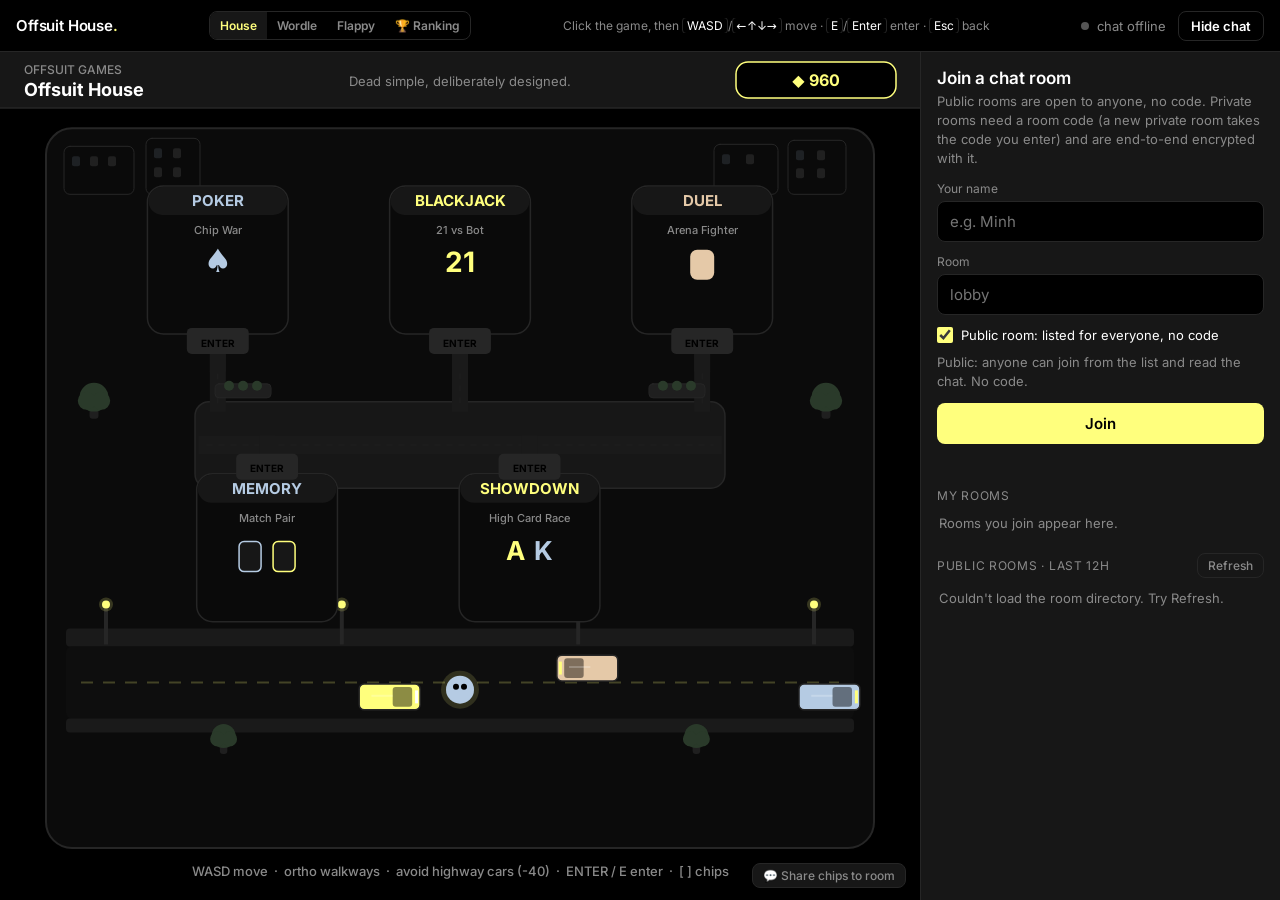
<file: index.html>
<!doctype html>
<html lang="en">
<head>
<meta charset="utf-8">
<meta name="viewport" content="width=device-width, initial-scale=1, viewport-fit=cover">
<meta name="apple-mobile-web-app-capable" content="yes">
<meta name="mobile-web-app-capable" content="yes">
<meta name="apple-mobile-web-app-status-bar-style" content="black-translucent">
<meta name="apple-mobile-web-app-title" content="Offsuit">
<meta name="theme-color" content="#000000">
<title>Offsuit House</title>
<script>
// Home-screen (standalone) iPhone: the page runs under the status bar. Normally env(safe-area-inset-top)
// covers it; if the browser reports 0 there, fall back to the status-bar height for this iPhone size.
(function () {
  function fix() {
    try {
      var de = document.documentElement;
      var sa = navigator.standalone === true || matchMedia('(display-mode: standalone)').matches || matchMedia('(display-mode: fullscreen)').matches;
      de.classList.toggle('standalone', sa);
      de.style.removeProperty('--sat');
      if (!sa) return;
      var p = document.createElement('div'); p.style.cssText = 'position:fixed;top:0;left:0;width:0;height:0;visibility:hidden;padding-top:env(safe-area-inset-top)';
      de.appendChild(p); var v = parseFloat(getComputedStyle(p).paddingTop) || 0; p.remove();
      if (v < 1 && /iPhone|iPod/.test(navigator.userAgent) && innerHeight > innerWidth) {
        var h = Math.max(screen.height, screen.width);
        de.style.setProperty('--sat', (h >= 852 ? 54 : h >= 812 ? 47 : 20) + 'px');
      }
    } catch (e) {}
  }
  fix(); addEventListener('resize', fix); addEventListener('orientationchange', fix);
})();
</script>
<style>
  @font-face{font-family:"Inter";font-style:normal;font-weight:100 900;font-display:swap;src:url("fonts/inter-latin.woff2") format("woff2")}
  :root{--sat:env(safe-area-inset-top,0px);--sal:env(safe-area-inset-left,0px);--sar:env(safe-area-inset-right,0px);--bg:#000;--panel:#171717;--border:#262626;--text:#fff;--muted:#8A8A8A;--accent:#FFFF7D;--hdr:52px;--chatw:360px}
  *{box-sizing:border-box}
  html,body{height:100%;margin:0;overflow:hidden;overscroll-behavior:none}
  body{background:var(--bg);color:var(--text);font-family:Inter,system-ui,-apple-system,"Segoe UI",Roboto,sans-serif;font-size:15px;-webkit-font-smoothing:antialiased;display:flex;flex-direction:column;height:100vh;height:100dvh}
  button{background:var(--accent);color:#000;border:0;border-radius:8px;padding:11px 16px;font:inherit;font-weight:600;cursor:pointer}
  button:disabled{opacity:.5;cursor:default}
  .link{background:none;border:1px solid var(--border);color:var(--muted);padding:4px 10px;font-weight:500;font-size:12px;border-radius:8px}
  .link:hover{color:var(--text)}
  input{width:100%;background:#000;color:var(--text);border:1px solid var(--border);border-radius:8px;padding:10px 12px;font:inherit;outline:none}
  input:focus{border-color:var(--accent)}

  /* ---- top bar ---- */
  .top{flex:none;height:calc(var(--hdr) + var(--sat));display:flex;align-items:center;justify-content:space-between;gap:12px;padding:var(--sat) calc(16px + var(--sar)) 0 calc(16px + var(--sal));border-bottom:1px solid var(--border);background:var(--bg)}
  .brand{font-weight:600;letter-spacing:-.01em;white-space:nowrap}
  .brand span{color:var(--accent)}
  .keys{color:var(--muted);font-size:12px;white-space:nowrap;overflow:hidden;text-overflow:ellipsis}
  .keys kbd{font-family:inherit;border:1px solid var(--border);border-radius:4px;padding:0 4px;color:var(--text)}
  .topR{display:flex;align-items:center;gap:12px}
  .status{color:var(--muted);font-size:13px;display:flex;align-items:center;gap:8px;white-space:nowrap}
  .dot{width:8px;height:8px;border-radius:50%;background:#555}
  .dot.on{background:var(--accent)}
  #toggleChat{position:relative;padding:6px 12px;font-size:13px}
  .badge{display:none;position:absolute;top:-7px;right:-7px;min-width:18px;height:18px;padding:0 5px;border-radius:9px;background:var(--accent);color:#000;font-size:11px;line-height:18px;font-weight:700;border:2px solid #000}
  .badge.on{display:block}
  #toggleChat.closed{background:none;color:var(--text);border:1px solid var(--border)}

  /* ---- layout ---- */
  .main{position:relative;display:flex;flex:1;min-height:0}
  .gameWrap{position:relative;flex:1;min-width:0;background:#000}
  .gframe{display:none;width:100%;height:100%;border:0;background:#000}
  .gframe.on{display:block}
  #lbView{overflow-y:auto;background:#000}
  .lbwrap{max-width:640px;margin:0 auto;padding:20px 16px calc(24px + env(safe-area-inset-bottom))}
  .lbtop{display:flex;justify-content:space-between;align-items:center;margin:4px 0 10px}
  .seg2{display:flex;border:1px solid var(--border);border-radius:8px;overflow:hidden}
  .seg2 button{background:none;border:0;border-radius:0;color:var(--muted);font-size:13px;font-weight:600;padding:7px 12px}
  .seg2 button.on{background:var(--panel);color:var(--accent)}
  #lbBody{background:var(--panel);border:1px solid var(--border);border-radius:12px;overflow:hidden}
  .lbrow{display:grid;grid-template-columns:36px 1fr repeat(var(--n,2),64px);gap:6px;align-items:center;padding:10px 12px;border-top:1px solid var(--border);font-size:14px}
  #lbBody[data-cols="4"] .lbrow{--n:2} #lbBody[data-cols="6"] .lbrow{--n:4}
  .lbrow span:not(:nth-child(2)){text-align:right;font-variant-numeric:tabular-nums}
  .lbrow span:nth-child(2){overflow:hidden;text-overflow:ellipsis;white-space:nowrap}
  .lbrow.lbhead{border-top:0;color:var(--muted);font-size:11px;text-transform:uppercase;letter-spacing:.06em}
  .lbrow.you{background:#1f1f0f;box-shadow:inset 3px 0 0 var(--accent)}
  .lbrow em{font-style:normal;font-size:11px;font-weight:700;color:#000;background:var(--accent);border-radius:4px;padding:1px 5px;margin-left:4px}
  .lbrow:nth-child(2) span:first-child{color:var(--accent);font-weight:700}
  #lbBody .empty{padding:14px}
  .lbme{display:flex;gap:8px;margin-top:14px}
  .lbme button{white-space:nowrap;padding:10px 14px}
  @media (max-width:520px){ #lbBody[data-cols="6"] .lbrow{grid-template-columns:28px 1fr repeat(4,46px);font-size:13px;padding:10px 8px} }
  #houseShare{position:absolute;right:14px;bottom:12px;background:var(--panel);display:none}
  body.house-on #houseShare{display:block}
  #houseShare:disabled{opacity:.4}
  #shareMenu{display:none;gap:6px;flex-wrap:wrap;padding:8px 12px;border-bottom:1px solid var(--border)}
  #shareMenu.on{display:flex}
  .scard{min-width:200px}
  .sch{font-weight:700;margin-bottom:4px}
  .ssub{color:var(--muted);font-size:12px;margin-bottom:4px}
  .sgrid{white-space:pre;line-height:1.15;font-size:15px;margin:2px 0 6px}
  .skv{display:flex;gap:14px;margin-top:4px}
  .skv div{display:flex;flex-direction:column}
  .skv b{font-size:16px}
  .skv span{font-size:11px;color:var(--muted)}
  .msg.me .scard{border-color:#4a4a2a}
  .gsw{display:flex;border:1px solid var(--border);border-radius:8px;overflow:hidden;flex:none}
  .gsw button{background:none;border:0;border-radius:0;color:var(--muted);font-size:12px;font-weight:600;padding:6px 10px}
  .gsw button.on{background:var(--panel);color:var(--accent)}
  .tabs{display:none;flex:none;border-top:1px solid var(--border);background:var(--bg);padding:0 0 env(safe-area-inset-bottom)}
  .tabs button{position:relative;flex:1;background:none;border:0;border-radius:0;color:var(--muted);font-size:13px;font-weight:600;padding:12px 4px 13px;display:flex;flex-direction:column;align-items:center;gap:3px}
  .tabs button .ic{font-size:18px;line-height:1}
  .tabs button.on{color:var(--accent)}
  .tabs .badge{top:4px;right:calc(50% - 26px)}
  .focusHint{position:absolute;left:50%;bottom:14px;transform:translateX(-50%);background:var(--panel);border:1px solid var(--border);color:var(--muted);font-size:12px;padding:6px 12px;border-radius:999px;pointer-events:none;transition:opacity .3s}
  .focusHint.hide{opacity:0}
  aside{width:var(--chatw);flex:none;display:flex;flex-direction:column;background:var(--panel);border-left:1px solid var(--border);min-height:0}
  body.collapsed aside{display:none}
  /* narrow screens: chat only (the game is hidden and never loaded) */
  /* narrow screens: bottom tabs Chat | Wordle | Flappy (Offsuit House is desktop-only and never loaded here) */
  @media (max-width:860px){
    .keys,#toggleChat,.gsw{display:none}
    .tabs{display:flex}
    aside,body.collapsed aside{display:flex;width:100%;border-left:0}
    body.m-game aside{display:none}
    body.m-chat .gameWrap{display:none}
    .focusHint{display:none}
  }

  /* ---- chat panel ---- */
  .view{display:none;flex:1;min-height:0;flex-direction:column}
  .view.on{display:flex}
  .pad{padding:16px;overflow-y:auto;flex:1;min-height:0}
  h2{font-size:17px;margin:0 0 4px;font-weight:600}
  .sub{color:var(--muted);margin:0 0 14px;font-size:13px;line-height:1.45}
  label{display:block;font-size:12px;color:var(--muted);margin:0 0 5px}
  .field{margin-bottom:12px}
  .check{display:flex;align-items:center;gap:8px;font-size:13px;color:var(--text);margin:2px 0 14px;cursor:pointer}
  .check input{width:16px;height:16px;accent-color:var(--accent);margin:0}
  #joinBtn{width:100%}
  .err{color:#ff8a8a;font-size:13px;min-height:18px;margin-top:8px}
  .sect{margin-top:18px}
  .sectH{display:flex;justify-content:space-between;align-items:center;font-size:12px;color:var(--muted);text-transform:uppercase;letter-spacing:.06em;margin-bottom:8px}
  .sectH button{text-transform:none;letter-spacing:0}
  .rooms{display:flex;flex-direction:column;gap:6px}
  .roomItem{display:flex;justify-content:space-between;align-items:center;gap:8px;width:100%;text-align:left;background:#000;border:1px solid var(--border);color:var(--text);padding:9px 12px;border-radius:8px;font-weight:500;font-size:14px}
  .roomItem:hover{border-color:#3a3a3a}
  .roomItem.cur{border-color:var(--accent)}
  .roomItem .rn{overflow:hidden;text-overflow:ellipsis;white-space:nowrap}
  .roomItem .ri{color:var(--muted);font-size:12px;font-weight:400;white-space:nowrap}
  .roomItem .new{color:var(--accent)}
  .empty{color:var(--muted);font-size:13px;padding:4px 2px}
  .roomBar{color:var(--muted);font-size:12px;padding:10px 12px;display:flex;flex-direction:column;gap:8px}
  .roomBar code{color:var(--text)}
  .roomBar .btns{display:flex;gap:6px;flex-wrap:wrap}
  .hint{color:var(--muted);font-size:12px;padding:0 12px 10px;border-bottom:1px solid var(--border)}
  #messages{flex:1;overflow-y:auto;padding:14px 12px;display:flex;flex-direction:column;gap:10px;min-height:0}
  .msg{max-width:85%;align-self:flex-start}
  .msg.me{align-self:flex-end;text-align:right}
  .meta{font-size:12px;color:var(--muted);margin-bottom:4px}
  .meta b{color:var(--text);font-weight:500}
  .msg.me .meta b{color:var(--accent)}
  .bubble{display:inline-block;text-align:left;background:#000;border:1px solid var(--border);border-radius:10px;padding:8px 12px;white-space:pre-wrap;overflow-wrap:anywhere}
  .sys{align-self:center;color:var(--muted);font-size:12px;text-align:center}
  form#send{display:flex;gap:8px;padding:10px 12px;border-top:1px solid var(--border)}
  form#send button{padding:10px 14px}
  .ovl{display:none;position:fixed;inset:0;z-index:50;background:rgba(0,0,0,.6);align-items:flex-end;justify-content:center}
  .ovl.on{display:flex}
  .sheet{background:var(--panel);border:1px solid var(--border);border-radius:14px 14px 0 0;width:100%;max-width:440px;max-height:88%;overflow-y:auto;padding:14px 14px calc(16px + env(safe-area-inset-bottom))}
  @media (min-width:861px){ .ovl{align-items:center} .sheet{border-radius:14px;padding-bottom:16px} }
  .pkHead{display:flex;justify-content:space-between;align-items:center;margin-bottom:10px;font-size:16px}
  .pkPrev{margin-bottom:12px}
  .pkPrev .scard{width:100%}
  .rrow{display:flex;gap:6px;align-items:stretch}
  .rrow .roomItem{flex:1;min-width:0}
  .rrow .fg{flex:none;font-size:12px}
  .roomItem.sel{border-color:var(--accent);background:#1f1f0f}
  .pkCode{display:flex;gap:6px;margin:2px 0 4px}
  .pkCode button{white-space:nowrap;padding:8px 12px}
  .toast2{position:fixed;left:50%;bottom:calc(80px + env(safe-area-inset-bottom));transform:translateX(-50%);z-index:60;background:var(--panel);border:1px solid var(--accent);color:var(--text);border-radius:10px;padding:8px 10px 8px 14px;display:none;align-items:center;gap:10px;font-size:13px;max-width:92%}
  .toast2.on{display:flex}
  .toast2 button{padding:5px 10px;font-size:12px;white-space:nowrap;flex:none}
  #roomsPane{display:none;border-bottom:1px solid var(--border);max-height:55%;overflow-y:auto;padding:12px}
  #roomsPane.on{display:block}
  #roomsPane .sect:first-child{margin-top:0}
</style>
</head>
<body>
<div class="top">
  <div class="brand">Offsuit House<span>.</span></div>
  <div class="gsw" id="gameSwitch" role="tablist" aria-label="Game"><button type="button" data-game="house" class="on">House</button><button type="button" data-game="wordle">Wordle</button><button type="button" data-game="flappy">Flappy</button><button type="button" data-game="ranking">🏆 Ranking</button></div>
  <div class="keys">Click the game, then <kbd>WASD</kbd>/<kbd>←↑↓→</kbd> move · <kbd>E</kbd>/<kbd>Enter</kbd> enter · <kbd>Esc</kbd> back</div>
  <div class="topR">
    <div class="status"><span class="dot" id="dot"></span><span id="statusText">chat offline</span></div>
    <button id="toggleChat" type="button" aria-controls="panel">Chat <span class="badge" id="badge"></span></button>
  </div>
</div>

<div class="main">
  <div class="gameWrap">
    <iframe id="game" class="gframe" data-game="house" data-src="game.html" title="Offsuit House game" allow="autoplay; fullscreen"></iframe>
    <iframe id="gWordle" class="gframe" data-game="wordle" data-src="wordle.html" title="Wordle"></iframe>
    <iframe id="gFlappy" class="gframe" data-game="flappy" data-src="flappy.html" title="Flappy"></iframe>
    <div class="focusHint" id="focusHint">Click the game to play with the keyboard</div>
    <button class="link" id="houseShare" type="button" disabled title="Post your chip bank to the chat room">💬 Share chips to room</button>
    <div id="lbView" class="gframe" data-game="ranking">
      <div class="lbwrap">
        <h2>Global ranking</h2>
        <p class="sub">Players active in the last 12 hours. Scores are self-reported by each browser, so this isn't cheat-proof — just for fun.</p>
        <div class="lbtop"><div class="seg2" id="lbTabs"><button type="button" data-lb="flappy" class="on">🐤 Flappy v2</button><button type="button" data-lb="wordle">🔤 Wordle</button></div><button class="link" id="lbRefresh" type="button">Refresh</button></div>
        <div id="lbBody"><div class="empty">Loading…</div></div>
        <div class="lbme"><input id="lbName" maxlength="32" placeholder="Your name on the board"><button id="lbSubmit" type="button">Submit my scores</button></div>
        <div class="sub" id="lbMsg" style="margin-top:8px"></div>
        <p class="sub">Flappy v2 ranks by best score under the new, harder rules (scores from the easier classic version aren't ranked). Wordle ranks by current daily streak, then win %, then fewest average guesses. Offsuit House chips aren't ranked: the game lets you set your chips with [ and ].</p>
      </div>
    </div>
  </div>

  <aside id="panel" aria-label="Chat">
    <!-- join view: form + room lists -->
    <div class="view on" id="join">
      <div class="pad">
        <h2>Join a chat room</h2>
        <p class="sub">Public rooms are open to anyone, no code. Private rooms need a room code (a new private room takes the code you enter) and are end-to-end encrypted with it.</p>
        <form id="joinForm" autocomplete="off">
          <div class="field"><label for="name">Your name</label><input id="name" maxlength="32" autocomplete="nickname" placeholder="e.g. Minh" required></div>
          <div class="field"><label for="roomIn">Room</label><input id="roomIn" maxlength="40" placeholder="lobby" required></div>
          <label class="check"><input type="checkbox" id="listPublic" checked> Public room: listed for everyone, no code</label>
          <div class="field" id="codeField"><label for="code">Room code</label><input id="code" type="password" maxlength="64" autocomplete="off" placeholder="New room? Your code sets it"></div>
          <p class="sub" id="typeHint" style="margin:-4px 0 12px"></p>
          <button id="joinBtn" type="submit">Join</button>
          <div class="err" id="err"></div>
        </form>
        <div id="roomsHome"></div>
      </div>
    </div>

    <!-- chat view -->
    <div class="view" id="chat">
      <div class="roomBar">
        <span><span id="roomType"></span> room <code id="roomName"></code> · you are <code id="meName"></code></span>
        <span class="btns">
          <button class="link" id="roomsBtn" type="button">Rooms</button>
          <button class="link" id="shareBtn" type="button" title="Post your game stats to this room">📊 Share stats</button>
          <button class="link" id="copy" type="button" title="The link includes the room only — share the code separately">Copy invite link (no code)</button>
          <button class="link" id="bell" type="button" title="Notifications on/off">🔔 On</button>
          <button class="link" id="leave" type="button">Leave</button>
        </span>
      </div>
      <div class="hint" id="roomHint"></div>
      <div id="shareMenu"></div>
      <div id="roomsPane"></div>
      <div id="messages" aria-live="polite"></div>
      <form id="send"><input id="text" maxlength="1000" autocomplete="off" placeholder="Type a message…"><button type="submit">Send</button></form>
    </div>

    <!-- room lists (moved between join view and the Rooms pane) -->
    <div id="roomLists">
      <div class="sect">
        <div class="sectH"><span>My rooms</span></div>
        <div class="rooms" id="myRooms"></div>
      </div>
      <div class="sect">
        <div class="sectH"><span>Public rooms · last 12h</span><button class="link" id="refreshRooms" type="button">Refresh</button></div>
        <div class="rooms" id="pubRooms"><div class="empty">Loading…</div></div>
      </div>
    </div>
  </aside>
</div>

<div class="ovl" id="picker" role="dialog" aria-modal="true" aria-labelledby="pkTitle"><div class="sheet">
  <div class="pkHead"><b id="pkTitle">Share stats to…</b><button class="link" id="pkClose" type="button">Close</button></div>
  <div class="pkPrev" id="pkPrev"></div>
  <div class="field" id="pkNameF"><label for="pkName">Your name</label><input id="pkName" maxlength="32" autocomplete="nickname" placeholder="e.g. Minh"></div>
  <div class="sectH"><span>My rooms</span></div>
  <div class="rooms" id="pkMine"></div>
  <div class="sect"><div class="sectH"><span>Public rooms</span></div><div class="rooms" id="pkPub"><div class="empty">Loading…</div></div></div>
  <div class="err" id="pkErr"></div>
  <button class="link" id="pkNew" type="button">Join or create another room…</button>
  <p class="sub" style="margin:10px 0 0">Private rooms you've joined in this browser remember their key here (never sent anywhere), so you won't be asked for the code again. "Forget" removes it.</p>
</div></div>
<div class="toast2" id="toast2" role="status"><span id="t2text"></span><button id="t2go" type="button">Go to room</button></div>

<nav class="tabs" id="tabs" aria-label="Views">
  <button type="button" data-tab="chat" class="on"><span class="ic">💬</span>Chat<span class="badge" id="tabBadge"></span></button>
  <button type="button" data-tab="wordle"><span class="ic">🔤</span>Wordle</button>
  <button type="button" data-tab="flappy"><span class="ic">🐤</span>Flappy</button>
  <button type="button" data-tab="ranking"><span class="ic">🏆</span>Ranking</button>
</nav>

<script>
(() => {
  // Realtime relay: ntfy.sh public pub/sub (free, no account, HTTPS). The relay only ever sees
  // a hashed topic and AES-GCM ciphertext; the key is derived in the browser from room + room code.
  const RELAY = 'https://ntfy.sh';
  const APP = 'offsuit-rtchat-7f3k9q';
  const DIR_TOPIC = APP + '-directory-v2';          // public room directory (public, code-free rooms only)
  const HEARTBEAT_MS = 10 * 60 * 1000;
  const $ = id => document.getElementById(id);
  const clean = s => (s || '').trim().replace(/\s+/g, ' ');
  const slug = s => clean(s).toLowerCase().replace(/[^a-z0-9_-]+/g, '-').replace(/^-+|-+$/g, '').slice(0, 40) || 'lobby';
  const validRoom = r => typeof r === 'string' && /^[a-z0-9_-]{1,40}$/.test(r);
  const narrow = () => matchMedia('(max-width: 860px)').matches;

  // Stable per-browser identity, shared by all tabs and kept across reloads/rejoins.
  const myId = (() => {
    let id = null; try { id = localStorage.getItem('chat-client-id'); } catch {}
    if (!id || !/^[a-z0-9]{8,32}$/.test(id)) {
      id = [...crypto.getRandomValues(new Uint8Array(12))].map(b => (b % 36).toString(36)).join('');
      try { localStorage.setItem('chat-client-id', id); } catch {}
    }
    return id;
  })();
  const sameName = (a, b) => clean(a).toLowerCase() === clean(b).toLowerCase();
  // Mine = sent from this browser, or (fallback) sent under the name I joined with in this room.
  const isMine = p => p.id === myId || (!!name && sameName(p.name, name));
  const seen = new Set();
  const enc = new TextEncoder(), dec = new TextDecoder();
  const historyIds = new Set();
  let createdAt = 0;
  let es, name, room, topic, key, joinedAt = 0, unread = 0, panelUnread = 0, audioCtx, heartbeat, isPublic = true;
  const BASE_TITLE = document.title;
  let notifyOn = localStorage.getItem('chat-notify') !== 'off';
  const canNotify = 'Notification' in window;

  const b64 = buf => btoa(String.fromCharCode(...new Uint8Array(buf)));
  const unb64 = s => Uint8Array.from(atob(s), c => c.charCodeAt(0));
  const hex = buf => [...new Uint8Array(buf)].map(b => b.toString(16).padStart(2, '0')).join('');
  // Private (code) rooms and public (code-free) rooms live in separate topic namespaces, so a public
  // room can never read or hijack a private room with the same name.
  const topicFor = async (r, pub) => pub
    ? APP + '-pub-' + hex(await crypto.subtle.digest('SHA-256', enc.encode('pubroom/' + r))).slice(0, 32)
    : APP + '-' + hex(await crypto.subtle.digest('SHA-256', enc.encode('room/' + r))).slice(0, 32);

  // Public rooms use a key derived from the room name only (anyone can join; it just keeps the relay from reading along).
  async function deriveKey(room, code, pub, extractable = false) {
    const base = await crypto.subtle.importKey('raw', enc.encode(pub ? 'offsuit-public-room' : code), 'PBKDF2', false, ['deriveKey']);
    return crypto.subtle.deriveKey({ name: 'PBKDF2', salt: enc.encode((pub ? 'offsuit-rtchat/pub/v1/' : 'offsuit-rtchat/v1/') + room), iterations: pub ? 20000 : 200000, hash: 'SHA-256' },
      base, { name: 'AES-GCM', length: 256 }, extractable, ['encrypt', 'decrypt']);
  }
  // Remembered keys for private rooms (this browser only, never published). Keyed "priv:<room>".
  const KEYS_LS = 'chat-keys-v1';
  function savedKeys() { try { const o = JSON.parse(localStorage.getItem(KEYS_LS) || '{}'); return o && typeof o === 'object' ? o : {}; } catch { return {}; } }
  const hasSavedKey = r => typeof savedKeys()['priv:' + r] === 'string';
  async function rememberKey(r, k) {
    try { const o = savedKeys(); o['priv:' + r] = b64(await crypto.subtle.exportKey('raw', k)); localStorage.setItem(KEYS_LS, JSON.stringify(o)); } catch {}
  }
  function forgetKey(r) { const o = savedKeys(); delete o['priv:' + r]; localStorage.setItem(KEYS_LS, JSON.stringify(o)); }
  async function keyFor(r, pub) {
    if (pub) return deriveKey(r, '', true);
    const raw = savedKeys()['priv:' + r]; if (!raw) return null;
    try { return await crypto.subtle.importKey('raw', unb64(raw), 'AES-GCM', true, ['encrypt', 'decrypt']); } catch { return null; }
  }
  async function seal(obj, k = key) {
    const iv = crypto.getRandomValues(new Uint8Array(12));
    const ct = await crypto.subtle.encrypt({ name: 'AES-GCM', iv }, k, enc.encode(JSON.stringify(obj)));
    return JSON.stringify({ v: 1, iv: b64(iv), ct: b64(ct) });
  }
  // returns object, or null if not our format, or false if it is our format but the key is wrong
  async function open(str, k = key) {
    let e; try { e = JSON.parse(str); } catch { return null; }
    if (!e || e.v !== 1 || typeof e.iv !== 'string' || typeof e.ct !== 'string') return null;
    try { return JSON.parse(dec.decode(await crypto.subtle.decrypt({ name: 'AES-GCM', iv: unb64(e.iv) }, k, unb64(e.ct)))); }
    catch { return false; }
  }

  function setStatus(on, text) { $('dot').classList.toggle('on', on); $('statusText').textContent = text; }
  function fmt(ts) {
    const d = new Date(ts), now = new Date();
    const t = d.toLocaleTimeString([], { hour: 'numeric', minute: '2-digit' });
    return d.toDateString() === now.toDateString() ? t : d.toLocaleDateString([], { day: 'numeric', month: 'short' }) + ' ' + t;
  }
  function ago(ts) {
    const s = Math.max(0, (Date.now() - ts) / 1000);
    if (s < 60) return 'just now';
    if (s < 3600) return Math.floor(s / 60) + 'm ago';
    return Math.floor(s / 3600) + 'h ago';
  }
  function addSys(t, at) { const d = document.createElement('div'); d.className = 'sys'; d.textContent = t; push(d, at); }
  // at = relay time (s); timed items are kept in relay order even if one arrives late (catch-up)
  function push(el, at) {
    const m = $('messages'); const atBottom = m.scrollHeight - m.scrollTop - m.clientHeight < 80;
    let before = null;
    if (at) { el.dataset.t = at; before = [...m.querySelectorAll('[data-t]')].find(x => Number(x.dataset.t) > at) || null; }
    m.insertBefore(el, before);
    if (atBottom || el.classList.contains('me')) m.scrollTop = m.scrollHeight;
  }
  function addMsg(p, at) {
    const d = document.createElement('div'); d.className = 'msg' + (isMine(p) ? ' me' : '');
    const meta = document.createElement('div'); meta.className = 'meta';
    const b = document.createElement('b'); b.textContent = p.name; meta.append(b, ' · ' + fmt(p.ts));
    const bub = document.createElement('div'); bub.className = 'bubble'; bub.textContent = p.text;
    d.append(meta, bub); push(d, at);
  }

  // ---- layout: panel collapse (desktop); narrow screens are chat-only ----
  let mobileTab = 'chat';
  let desktopGame = ['house', 'wordle', 'flappy', 'ranking'].includes(localStorage.getItem('home-game')) ? localStorage.getItem('home-game') : 'house';
  const panelVisible = () => narrow() ? mobileTab === 'chat' : !document.body.classList.contains('collapsed');
  const activeGame = () => narrow() ? (mobileTab === 'chat' ? null : mobileTab) : desktopGame;
  function renderToggle() {
    const vis = panelVisible();
    $('toggleChat').firstChild.textContent = vis ? 'Hide chat ' : 'Chat ';
    $('toggleChat').classList.toggle('closed', vis);
    if (vis) panelUnread = 0;
    for (const b of [$('badge'), $('tabBadge')]) { b.textContent = panelUnread > 99 ? '99+' : panelUnread; b.classList.toggle('on', panelUnread > 0); }
  }
  // show the active game frame (loading it on first use) and pause the others
  function applyLayout() {
    const g = activeGame();
    document.body.classList.toggle('m-chat', narrow() && !g);
    document.body.classList.toggle('m-game', narrow() && !!g);
    document.querySelectorAll('.gframe').forEach(f => {
      const on = f.dataset.game === g;
      const isFrame = f.tagName === 'IFRAME';
      if (on && isFrame && !f.getAttribute('src')) f.setAttribute('src', f.dataset.src);
      f.classList.toggle('on', on);
      if (!on && isFrame && f.getAttribute('src')) try { f.contentWindow.postMessage({ type: 'pause' }, '*'); } catch {}
    });
    document.querySelectorAll('#tabs button').forEach(b => b.classList.toggle('on', b.dataset.tab === mobileTab));
    document.querySelectorAll('#gameSwitch button').forEach(b => b.classList.toggle('on', b.dataset.game === desktopGame));
    $('focusHint').style.display = g === 'house' ? '' : 'none';
    document.body.classList.toggle('house-on', g === 'house');
    if (g === 'ranking') loadBoard();
    document.querySelector('.keys').style.visibility = desktopGame === 'house' ? 'visible' : 'hidden';
    renderToggle();
  }
  $('tabs').addEventListener('click', e => {
    const b = e.target.closest('button[data-tab]'); if (!b) return;
    mobileTab = b.dataset.tab; applyLayout();
    if (mobileTab !== 'chat') focusGame();
  });
  $('gameSwitch').addEventListener('click', e => {
    const b = e.target.closest('button[data-game]'); if (!b) return;
    desktopGame = b.dataset.game; localStorage.setItem('home-game', desktopGame); applyLayout(); focusGame();
  });
  function setPanel(show) {
    if (narrow()) { if (show) { mobileTab = 'chat'; applyLayout(); } return; } // narrow: Chat tab
    document.body.classList.toggle('collapsed', !show); localStorage.setItem('chat-panel', show ? 'open' : 'closed');
    renderToggle();
    if (!show) focusGame();
  }
  $('toggleChat').addEventListener('click', () => setPanel(!panelVisible()));
  if (localStorage.getItem('chat-panel') === 'closed') document.body.classList.add('collapsed');
  // load the game only on wide screens (and later if the window gets wider)
  function maybeLoadGame() { applyLayout(); }
  matchMedia('(max-width: 860px)').addEventListener('change', applyLayout);

  // ---- game focus ----
  const gameEl = $('game');
  function focusGame() {
    const f = document.querySelector('.gframe.on'); if (!f) return;
    const go = () => { try { f.focus(); f.contentWindow.focus(); } catch {} };
    go(); f.addEventListener('load', go, { once: true });
  }
  function updateFocusHint() { $('focusHint').classList.toggle('hide', document.activeElement === gameEl); }
  window.addEventListener('blur', () => setTimeout(updateFocusHint, 0));
  window.addEventListener('focus', updateFocusHint);
  document.addEventListener('focusin', updateFocusHint);
  document.querySelectorAll('.gframe').forEach(f => f.addEventListener('load', () => {
    try { f.contentWindow.addEventListener('pointerdown', () => f.contentWindow.focus()); } catch {}
  }));
  gameEl.addEventListener('load', () => {
    // clicking anywhere on the game focuses it; also focus it at start unless an invite link brought you here
    if (!hashRoom && activeGame() === 'house') focusGame();
    updateFocusHint();
  });

  // ---- notifications / unread / sound ----
  const isAway = () => document.hidden || !document.hasFocus();
  function renderBell() {
    const b = $('bell');
    b.textContent = notifyOn ? '🔔 On' : '🔕 Off';
    b.title = !notifyOn ? 'Notifications off — click to turn on'
      : !canNotify ? 'Desktop notifications not supported here (sound + tab count only)'
      : Notification.permission === 'denied' ? 'Desktop notifications blocked in browser settings (sound + tab count only)'
      : 'Notifications on — click to turn off';
  }
  async function askPermission() {
    if (!canNotify || Notification.permission !== 'default') return;
    try { await Notification.requestPermission(); } catch {}
  }
  function initAudio() {
    try { audioCtx = audioCtx || new (window.AudioContext || window.webkitAudioContext)(); if (audioCtx.state === 'suspended') audioCtx.resume(); } catch {}
  }
  function ding() {
    if (!audioCtx) return;
    try {
      const t = audioCtx.currentTime, o = audioCtx.createOscillator(), g = audioCtx.createGain();
      o.type = 'sine'; o.frequency.setValueAtTime(880, t); o.frequency.exponentialRampToValueAtTime(660, t + 0.15);
      g.gain.setValueAtTime(0.0001, t); g.gain.exponentialRampToValueAtTime(0.08, t + 0.02); g.gain.exponentialRampToValueAtTime(0.0001, t + 0.3);
      o.connect(g).connect(audioCtx.destination); o.start(t); o.stop(t + 0.32);
    } catch {}
  }
  function updateTitle() { document.title = unread ? '(' + unread + ') ' + BASE_TITLE : BASE_TITLE; }
  function clearUnread() { if (!isAway()) { unread = 0; updateTitle(); } }
  window.addEventListener('focus', clearUnread);
  setInterval(() => { if (unread) clearUnread(); }, 1000); // focus may land inside the game iframe
  document.addEventListener('visibilitychange', clearUnread);
  function onIncoming(p) {
    if (!panelVisible()) { panelUnread++; renderToggle(); }
    if (!isAway()) return;
    unread++; updateTitle();
    if (!notifyOn) return;
    ding();
    if (canNotify && Notification.permission === 'granted') {
      try {
        const n = new Notification(p.name, { body: p.text.slice(0, 200), tag: 'chat-' + room, renotify: true });
        n.onclick = () => { window.focus(); setPanel(true); n.close(); };
      } catch {}
    }
  }
  $('bell').addEventListener('click', async () => {
    notifyOn = !notifyOn;
    localStorage.setItem('chat-notify', notifyOn ? 'on' : 'off');
    if (notifyOn) {
      initAudio(); await askPermission();
      if (!canNotify) addSys('Desktop notifications aren\'t supported in this browser — you\'ll get a sound and the tab count.');
      else if (Notification.permission === 'denied') addSys('Desktop notifications are blocked for this site in your browser settings — you\'ll get a sound and the tab count.');
    }
    renderBell();
  });

  // ---- my rooms (this browser). Keyed "pub:<room>" / "priv:<room>" ----
  function myRooms() {
    try {
      let o = JSON.parse(localStorage.getItem('chat-rooms-v2') || 'null');
      if (!o || typeof o !== 'object') { // migrate v1 (all v1 rooms were code-protected rooms)
        o = {}; const old = JSON.parse(localStorage.getItem('chat-rooms') || '{}') || {};
        for (const [r, m] of Object.entries(old)) if (validRoom(r)) o['priv:' + r] = { joined: m.joined, seen: m.seen };
        localStorage.setItem('chat-rooms-v2', JSON.stringify(o));
      }
      return o;
    } catch { return {}; }
  }
  const roomKey = (r, pub) => (pub ? 'pub:' : 'priv:') + r;
  function saveMyRoom(r, pub, patch) {
    const all = myRooms(), k = roomKey(r, pub); all[k] = Object.assign({ joined: Date.now(), seen: Date.now() }, all[k], patch);
    const keep = Object.entries(all).sort((a, b) => (b[1].joined || 0) - (a[1].joined || 0)).slice(0, 20);
    localStorage.setItem('chat-rooms-v2', JSON.stringify(Object.fromEntries(keep)));
  }

  function forgetRoom(r, pub) {
    if (!pub) forgetKey(r);
    const all = myRooms(); delete all[roomKey(r, pub)]; localStorage.setItem('chat-rooms-v2', JSON.stringify(all));
  }

  // ---- public directory (public, code-free rooms only) ----
  async function announce() {
    if (!room || !isPublic) return;
    try { await fetch(RELAY + '/', { method: 'POST', body: JSON.stringify({ topic: DIR_TOPIC, message: JSON.stringify({ v: 2, t: 'room', room, id: myId, ts: Date.now() }) }) }); } catch {}
  }
  async function loadDirectory() {
    const r = await fetch(RELAY + '/' + DIR_TOPIC + '/json?poll=1&since=12h', { cache: 'no-store' });
    if (!r.ok) throw new Error('relay ' + r.status);
    const rooms = new Map();
    for (const line of (await r.text()).split('\n')) {
      let n, p; try { n = JSON.parse(line); p = JSON.parse(n.message); } catch { continue; }
      if (n.event !== 'message' || !p || p.v !== 2 || !validRoom(p.room)) continue;
      const e = rooms.get(p.room) || { room: p.room, last: 0, ids: new Set(), listed: true, lastEvt: 0 };
      const t = n.time * 1000;
      if (t >= e.lastEvt) { e.lastEvt = t; e.listed = p.t !== 'unlist'; }
      if (p.t === 'room') { e.last = Math.max(e.last, t); if (typeof p.id === 'string') e.ids.add(p.id.slice(0, 32)); }
      rooms.set(p.room, e);
    }
    return [...rooms.values()].filter(e => e.listed && e.last).sort((a, b) => b.last - a.last).slice(0, 50);
  }
  async function roomActivity(r, pub, since) {
    const res = await fetch(RELAY + '/' + await topicFor(r, pub) + '/json?poll=1&since=12h', { cache: 'no-store' });
    if (!res.ok) return null;
    let last = 0, fresh = 0;
    for (const line of (await res.text()).split('\n')) {
      let n; try { n = JSON.parse(line); } catch { continue; }
      if (n.event !== 'message') continue;
      const t = n.time * 1000; last = Math.max(last, t); if (t > since + 1000) fresh++;
    }
    return { last, fresh };
  }
  function roomButton(r, pub, info) {
    const b = document.createElement('button'); b.type = 'button'; b.className = 'roomItem' + (r === room && key && pub === isPublic ? ' cur' : '');
    b.dataset.room = r; b.dataset.type = pub ? 'pub' : 'priv';
    const n = document.createElement('span'); n.className = 'rn'; n.textContent = (pub ? '# ' : '🔒 ') + r;
    const i = document.createElement('span'); i.className = 'ri'; if (info && info.cls) i.classList.add(info.cls); i.textContent = info ? info.text : '';
    b.append(n, i);
    b.addEventListener('click', () => pickRoom(r, pub));
    return b;
  }
  let renderSeq = 0;
  async function renderRooms() {
    const seq = ++renderSeq;
    const mine = Object.entries(myRooms()).sort((a, b) => (b[1].joined || 0) - (a[1].joined || 0)).slice(0, 12)
      .map(([k, m]) => [k.slice(k.indexOf(':') + 1), k.startsWith('pub:'), m]).filter(([r]) => validRoom(r));
    const my = $('myRooms'); my.textContent = '';
    if (!mine.length) my.innerHTML = '<div class="empty">Rooms you join appear here.</div>';
    const btns = mine.map(([r, pub, m]) => {
      const b = roomButton(r, pub, { text: pub ? 'public' : 'private' });
      const row = document.createElement('div'); row.className = 'rrow';
      const fg = document.createElement('button'); fg.type = 'button'; fg.className = 'link fg'; fg.textContent = 'Forget';
      fg.title = pub ? 'Remove from My rooms' : 'Remove from My rooms and forget the saved room key';
      fg.addEventListener('click', () => { forgetRoom(r, pub); renderRooms(); });
      row.append(b, fg); my.appendChild(row); return [r, pub, m, b];
    });
    loadDirectory().then(list => {
      if (seq !== renderSeq) return;
      const el = $('pubRooms'); el.textContent = '';
      if (!list.length) { el.innerHTML = '<div class="empty">No public rooms in the last 12 hours. Create one above.</div>'; return; }
      list.forEach(e => el.appendChild(roomButton(e.room, true, { text: ago(e.last) + ' · ' + e.ids.size + (e.ids.size === 1 ? ' person' : ' people') })));
    }).catch(() => { if (seq === renderSeq) $('pubRooms').innerHTML = '<div class="empty">Couldn\'t load the room directory. Try Refresh.</div>'; });
    for (const [r, pub, m, b] of btns) {
      if (r === room && key && pub === isPublic) { b.querySelector('.ri').textContent = 'here now'; continue; }
      roomActivity(r, pub, m.seen || 0).then(a => {
        if (!a || seq !== renderSeq) return;
        const ri = b.querySelector('.ri');
        if (a.fresh) { ri.textContent = a.fresh + ' new'; ri.classList.add('new'); }
        else if (a.last) ri.textContent = 'active ' + ago(a.last);
        else ri.textContent = (pub ? 'public' : 'private') + ' · quiet';
      }).catch(() => {});
    }
  }
  $('refreshRooms').addEventListener('click', renderRooms);
  setInterval(() => { if ($('roomLists').offsetParent) renderRooms(); }, 60000);

  // join form: code field only for private rooms
  function syncCodeField() {
    const pub = $('listPublic').checked;
    $('codeField').style.display = pub ? 'none' : '';
    $('code').required = false;
    $('typeHint').textContent = pub ? 'Public: anyone can join from the list and read the chat. No code.' : 'Private: needs the room code, end-to-end encrypted, never listed.';
  }
  $('listPublic').addEventListener('change', syncCodeField);

  function placeRoomLists(where) { $(where).appendChild($('roomLists')); }
  function pickRoom(r, pub) {
    if (key && r === room && pub === isPublic) { $('roomsPane').classList.remove('on'); placeRoomLists('roomsHome'); return; }
    leaveRoom();
    $('roomIn').value = r; $('listPublic').checked = !!pub; syncCodeField();
    $('err').textContent = '';
    setPanel(true);
    if ((pub || hasSavedKey(r)) && clean($('name').value)) { $('joinForm').requestSubmit(); return; } // public or remembered key: join straight away
    (clean($('name').value) ? $('code') : $('name')).focus();
  }
  $('roomsBtn').addEventListener('click', () => {
    const on = !$('roomsPane').classList.contains('on');
    if (on) { placeRoomLists('roomsPane'); renderRooms(); }
    $('roomsPane').classList.toggle('on', on);
  });

  // ---- chat connection ----
  function connect() {
    setStatus(false, 'connecting…');
    es = new EventSource(RELAY + '/' + topic + '/sse?since=12h');
    es.onopen = () => {
      setStatus(true, 'live · #' + room);
      // The relay may take a couple of seconds to make just-sent messages visible to new subscribers;
      // catch up shortly after (re)connecting so nothing sent around our join is missed.
      const mine = es; [2500, 7000].forEach(ms => setTimeout(() => { if (es === mine) catchUp(mine); }, ms));
    };
    es.onerror = () => { if (es) setStatus(false, es.readyState === 2 ? 'offline' : 'reconnecting…'); };
    const myEs = es;
    es.addEventListener('message', ev => { let n; try { n = JSON.parse(ev.data); } catch { return; } handleNote(n, myEs); });
  }
  async function catchUp(myEs) {
    try {
      const r = await fetch(RELAY + '/' + topic + '/json?poll=1&since=12h', { cache: 'no-store' });
      if (!r.ok || myEs !== es) return;
      for (const line of (await r.text()).split('\n')) {
        let n; try { n = JSON.parse(line); } catch { continue; }
        if (n.event !== 'message' || seen.has(n.id)) continue;
        if (n.time * 1000 < joinedAt) historyIds.add(n.id); // sent before we joined: history, no alert
        await handleNote(n, myEs);
      }
    } catch {}
  }
  async function handleNote(n, myEs) {
    if (!n || n.event && n.event !== 'message' || seen.has(n.id)) return;
    seen.add(n.id);
    const p = await open(n.message);
    if (myEs !== es) return; // left the room meanwhile
    // Safety net (private rooms): we just "created" this room, but a message under a different code shows up
    // from before/around our creation (relay was slow to show it) -> the room already existed: reject.
    if (p === false && !isPublic && createdAt && n.time * 1000 < createdAt + 5000 && Date.now() - createdAt < 20000) {
      leaveRoom(); $('err').textContent = 'Wrong room code.'; $('code').focus(); return;
    }
    if (!p || typeof p !== 'object') return; // not decryptable with this room's key -> ignore
    saveMyRoom(room, isPublic, { seen: Date.now() });
    const who = String(p.name || '?').slice(0, 32);
    const live = !historyIds.has(n.id) && n.time * 1000 >= joinedAt - 60000;
    if (p.t === 'join' || p.t === 'create') {
      if (p.id !== myId) addSys(who + (p.t === 'create' ? ' created the room · ' : ' joined · ') + fmt(p.ts || n.time * 1000), n.time);
      return;
    }
    if (p.t === 'card') {
      const m = { id: p.id, name: who, ts: Number(p.ts) || n.time * 1000 };
      if (!addCard(m, p, n.time)) return;
      if (!isMine(m) && live) onIncoming({ name: who, text: 'shared ' + (GAME_NAMES[p.game] || 'game') + ' stats' });
      return;
    }
    if (typeof p.text !== 'string') return;
    const m = { id: p.id, name: who, text: p.text.slice(0, 1000), ts: Number(p.ts) || n.time * 1000 };
    addMsg(m, n.time);
    if (!isMine(m) && live) onIncoming(m);
  }

  async function publish(obj) { return publishTo(topic, key, isPublic, obj); }
  async function publishTo(t, k, pub, obj) {
    const r = await fetch(RELAY + '/', { method: 'POST', body: JSON.stringify({ topic: t, message: await seal(Object.assign({ pub }, obj), k) }) });
    if (!r.ok) throw new Error(r.status === 429 ? 'Rate limited by the free relay — wait a moment.' : 'Send failed (' + r.status + ')');
  }

  // Validate the code against the room's recent (encrypted) history.
  // 'ok' = at least one message decrypts; 'wrong' = room has encrypted messages but none decrypt; 'new' = room empty.
  async function checkCode(k, t = topic, track = true) {
    let res = await checkCodeOnce(k, t, track);
    for (const wait of [1500, 2500]) {
      if (res.state !== 'new') break;
      await new Promise(r => setTimeout(r, wait)); res = await checkCodeOnce(k, t, track);
    }
    return res;
  }
  async function checkCodeOnce(k, t = topic, track = true) {
    const r = await fetch(RELAY + '/' + t + '/json?poll=1&since=12h', { cache: 'no-store' });
    if (!r.ok) throw new Error('Could not reach the chat relay (' + r.status + '). Try again.');
    const lines = (await r.text()).split('\n').filter(Boolean);
    let ours = 0;
    if (track) { historyIds.clear(); lines.forEach(l => { try { historyIds.add(JSON.parse(l).id); } catch {} }); }
    for (const line of lines.reverse()) {
      let n; try { n = JSON.parse(line); } catch { continue; }
      if (n.event !== 'message') continue;
      const p = await open(n.message, k);
      if (p) return { state: 'ok' };
      if (p === false) ours++;
    }
    return { state: ours ? 'wrong' : 'new' };
  }

  function leaveRoom() {
    if (es) { es.close(); es = null; }
    clearInterval(heartbeat);
    if (room && key) saveMyRoom(room, isPublic, { seen: Date.now() });
    key = null; topic = null; createdAt = 0; seen.clear(); historyIds.clear();
    unread = 0; panelUnread = 0; updateTitle(); renderToggle();
    $('messages').textContent = '';
    $('roomsPane').classList.remove('on'); $('shareMenu').classList.remove('on');
    placeRoomLists('roomsHome');
    $('chat').classList.remove('on'); $('join').classList.add('on');
    $('code').value = '';
    setStatus(false, 'chat offline');
    renderRooms();
  }

  $('joinForm').addEventListener('submit', async e => {
    e.preventDefault();
    $('err').textContent = '';
    const pubRoom = $('listPublic').checked;
    const newName = clean($('name').value).slice(0, 32);
    const roomRaw = clean($('roomIn').value), code = $('code').value;
    if (!newName) { $('err').textContent = 'Please enter your name.'; $('name').focus(); return; }
    if (!roomRaw) { $('err').textContent = 'Please enter a room.'; return; }
    const r = slug(roomRaw);
    const useSaved = !pubRoom && !code && hasSavedKey(r);
    if (!pubRoom && !code && !useSaved) { $('err').textContent = 'Please enter the room code.'; $('code').focus(); return; }
    initAudio(); if (notifyOn) askPermission().then(() => { if (key) renderBell(); }); // inside the click gesture
    const btn = $('joinBtn'); btn.disabled = true; btn.textContent = pubRoom ? 'Joining…' : 'Checking code…';
    try {
      topic = await topicFor(r, pubRoom);
      const k = useSaved ? await keyFor(r, false) : await deriveKey(r, code, pubRoom, !pubRoom);
      if (!k) throw new Error('Please enter the room code.');
      // public rooms: no code to check; the poll only fills history (no alerts for old messages)
      const { state } = pubRoom ? await checkCodeOnce(k) : await checkCode(k);
      if (!pubRoom && state === 'wrong') {
        topic = null; $('code').value = ''; $('code').focus();
        if (useSaved) { forgetKey(r); $('err').textContent = 'The saved code for this room no longer works. Enter the room code.'; }
        else $('err').textContent = 'Wrong room code.';
        return;
      }
      if (!pubRoom && !useSaved) rememberKey(r, k);
      name = newName; room = r; key = k; isPublic = pubRoom; joinedAt = Date.now(); createdAt = state === 'new' ? joinedAt : 0; renderBell();
      localStorage.setItem('chat-name', name); $('lbName').value = name;
      saveMyRoom(room, isPublic, { joined: Date.now(), seen: Date.now() });
      history.replaceState(null, '', '#room=' + encodeURIComponent(room) + (isPublic ? '&pub=1' : ''));
      $('roomName').textContent = room; $('meName').textContent = name;
      $('roomType').textContent = isPublic ? 'Public' : '🔒 Private';
      $('roomHint').textContent = isPublic ? '🌐 Public room — anyone can join from the list and read along. Don\'t share secrets.' : '🔒 Encrypted with the room code. The invite link includes only the room — share the code separately.';
      $('copy').textContent = isPublic ? 'Copy invite link' : 'Copy invite link (no code)';
      $('join').classList.remove('on'); $('chat').classList.add('on');
      addSys((state === 'new'
        ? (isPublic ? 'New public room created. ' : 'New room created — your code is now its code. ')
        : 'You joined as ' + name + '. ') + 'Messages from the last ~12h are shown; nothing is stored long-term.');
      connect(); $('text').focus(); renderRooms();
      publish({ t: state === 'new' ? 'create' : 'join', id: myId, name, ts: Date.now() }).catch(err => addSys(err.message));
      if (isPublic) { announce(); heartbeat = setInterval(announce, HEARTBEAT_MS); }
      if (pendingShare) { const g = pendingShare; pendingShare = null; postCard(g); }
    } catch (err) {
      $('err').textContent = err.message || 'Something went wrong. Try again.';
    } finally { btn.disabled = false; btn.textContent = 'Join'; }
  });

  $('send').addEventListener('submit', async e => {
    e.preventDefault();
    const text = $('text').value.trim();
    if (!text || !key) return;
    $('text').value = '';
    try { await publish({ id: myId, name, text, ts: Date.now() }); }
    catch (err) { $('text').value = text; addSys(err.message); }
  });

  $('copy').addEventListener('click', async () => {
    const link = location.origin + location.pathname + '#room=' + encodeURIComponent(room) + (isPublic ? '&pub=1' : '');
    const label = isPublic ? 'Copy invite link' : 'Copy invite link (no code)';
    try { await navigator.clipboard.writeText(link); $('copy').textContent = isPublic ? 'Copied' : 'Copied — send the code separately'; } catch { prompt(isPublic ? 'Invite link:' : 'Invite link (share the code separately):', link); }
    setTimeout(() => $('copy').textContent = label, 2500);
  });
  $('leave').addEventListener('click', () => { leaveRoom(); ($('listPublic').checked ? $('roomIn') : $('code')).focus(); });
  window.addEventListener('pagehide', () => { if (room && key) saveMyRoom(room, isPublic, { seen: Date.now() }); });

  // ---- game stats: read from this browser's storage (same origin as the games) ----
  const GAME_NAMES = { wordle: 'Wordle', flappy: 'Flappy v2', house: 'Offsuit House' };
  const GAME_ICONS = { wordle: '🔤', flappy: '🐤', house: '🏠' };
  let houseChips = null;
  const num = (v, lo, hi) => { v = Math.floor(Number(v)); return Number.isFinite(v) ? Math.max(lo, Math.min(hi, v)) : lo; };
  const sydDate = (d = new Date()) => new Intl.DateTimeFormat('en-CA', { timeZone: 'Australia/Sydney', year: 'numeric', month: '2-digit', day: '2-digit' }).format(d);
  const sydYesterday = () => sydDate(new Date(Date.now() - 864e5));
  function lsJSON(k) { try { return JSON.parse(localStorage.getItem(k)); } catch { return null; } }
  // Repair: today's daily is finished (saved result) but was never counted in the stats -> count it now.
  // Same rules as the game: one count per day, streak continues if the last win was yesterday.
  function repairWordle() {
    const last = lsJSON('wordle-last'), today = sydDate();
    if (!last || last.date !== today || !last.over) return;
    const s = Object.assign({ played: 0, wins: 0, streak: 0, maxStreak: 0, dist: [0, 0, 0, 0, 0, 0], last: null, lastWin: null }, lsJSON('wordle-stats') || {});
    if (s.last === today) return;
    if (!Array.isArray(s.dist) || s.dist.length !== 6) s.dist = [0, 0, 0, 0, 0, 0];
    const n = num(last.n || (Array.isArray(last.rows) ? last.rows.length : 0), 1, 6);
    s.played = num(s.played, 0, 1e5) + 1; s.last = today;
    if (last.won) { s.streak = s.lastWin === sydYesterday() ? num(s.streak, 0, 1e5) + 1 : 1; s.lastWin = today; s.wins = num(s.wins, 0, 1e5) + 1; s.dist[n - 1] = num(s.dist[n - 1], 0, 1e5) + 1; s.maxStreak = Math.max(num(s.maxStreak, 0, 1e5), s.streak); }
    else s.streak = 0;
    try { localStorage.setItem('wordle-stats', JSON.stringify(s)); } catch {}
  }
  function wordleStats() {
    repairWordle();
    const s = lsJSON('wordle-stats') || {};
    const played = num(s.played, 0, 100000), wins = num(s.wins, 0, played);
    const dist = Array.isArray(s.dist) ? s.dist.slice(0, 6).map(v => num(v, 0, 100000)) : [0, 0, 0, 0, 0, 0];
    const dw = dist.reduce((a, b) => a + b, 0);
    const avg = dw ? Math.round(dist.reduce((a, v, i) => a + v * (i + 1), 0) / dw * 100) / 100 : null;
    const alive = s.lastWin === sydDate() || s.lastWin === sydYesterday();
    const last = lsJSON('wordle-last');
    const todayRes = last && last.date === sydDate() && Array.isArray(last.rows) ? { rows: last.rows.slice(0, 6).map(r => String(r).replace(/[^cpa]/g, '').slice(0, 5)), won: !!last.won, over: !!last.over } : null;
    return { played, wins, winPct: played ? Math.round(wins / played * 100) : 0, streak: alive ? num(s.streak, 0, played) : 0, maxStreak: num(s.maxStreak, 0, played), avg, date: sydDate(), today: todayRes };
  }
  function flappyStats() {
    // v2 (harder rules) has its own keys; the old best is shown as "classic"
    const g = k => localStorage.getItem('flappy2-' + k);
    return { v: 2, best: num(g('best'), 0, 100000), last: num(g('last'), 0, 100000), games: num(g('games'), 0, 1000000), classic: num(localStorage.getItem('flappy-best'), 0, 100000) };
  }
  function statsFor(game) {
    if (game === 'wordle') return wordleStats();
    if (game === 'flappy') return flappyStats();
    if (game === 'house') return houseChips == null ? null : { chips: num(houseChips, 0, 1e7) };
    return null;
  }
  function availableGames() { return ['wordle', 'flappy', 'house'].filter(g => g !== 'house' || houseChips != null); }

  // ---- stats cards in the chat ----
  let pendingShare = null;
  // "Share" opens the room picker; joinFirst() is the old flow (join a room, then the card posts)
  function shareStats(game) { if (statsFor(game)) openPicker(game); }
  function joinFirst(game) {
    pendingShare = game; if (key) leaveRoom(); leaveIfNeeded(); setPanel(true);
    $('err').textContent = 'Join a room to share your ' + GAME_NAMES[game] + ' stats — they\'ll be posted right after you join.';
    (clean($('name').value) ? $('roomIn') : $('name')).focus();
  }
  async function postCard(game) {
    try { await publish({ t: 'card', game, s: statsFor(game), id: myId, name, ts: Date.now() }); }
    catch (err) { addSys(err.message); }
    if (narrow()) { mobileTab = 'chat'; applyLayout(); }
  }

  // ---- share room picker ----
  let pkGame = null, pkSeq = 0;
  const pkName = () => key ? name : clean($('pkName').value || $('name').value || localStorage.getItem('chat-name') || '').slice(0, 32);
  const isHere = (r, pub) => !!key && r === room && pub === isPublic;
  function closePicker() { $('picker').classList.remove('on'); pkGame = null; }
  function openPicker(game) {
    pkGame = game; const seq = ++pkSeq;
    $('pkTitle').textContent = 'Share ' + GAME_ICONS[game] + ' ' + GAME_NAMES[game] + ' stats to…';
    $('pkErr').textContent = '';
    $('pkName').value = pkName(); $('pkNameF').style.display = key ? 'none' : '';
    const prev = $('pkPrev'); prev.textContent = '';
    const c = buildCard({ id: myId, name: pkName() || 'You', ts: Date.now() }, { game, s: statsFor(game) }); if (c) { c.classList.add('me'); prev.appendChild(c); }
    const mine = Object.entries(myRooms()).sort((a, b) => (b[1].joined || 0) - (a[1].joined || 0)).slice(0, 12)
      .map(([k]) => [k.slice(k.indexOf(':') + 1), k.startsWith('pub:')]).filter(([r]) => validRoom(r));
    if (key && !mine.some(([r, pub]) => isHere(r, pub))) mine.unshift([room, isPublic]);
    mine.sort((a, b) => isHere(b[0], b[1]) - isHere(a[0], a[1])); // current room first (preselected)
    const el = $('pkMine'); el.textContent = '';
    if (!mine.length) el.innerHTML = '<div class="empty">No rooms yet in this browser.</div>';
    for (const [r, pub] of mine) el.appendChild(pickerRow(r, pub, true));
    const pubEl = $('pkPub'); pubEl.innerHTML = '<div class="empty">Loading…</div>';
    loadDirectory().then(list => {
      if (seq !== pkSeq) return; pubEl.textContent = '';
      const rest = list.filter(e => !mine.some(([r, pub]) => pub && r === e.room));
      if (!rest.length) pubEl.innerHTML = '<div class="empty">No other public rooms in the last 12 hours.</div>';
      rest.slice(0, 15).forEach(e => pubEl.appendChild(pickerRow(e.room, true, false, ago(e.last))));
    }).catch(() => { if (seq === pkSeq) pubEl.innerHTML = '<div class="empty">Couldn\'t load public rooms.</div>'; });
    $('picker').classList.add('on');
    const here = el.querySelector('.roomItem.sel'); if (here) here.focus();
  }
  function pickerRow(r, pub, mine, info) {
    const wrap = document.createElement('div');
    const row = document.createElement('div'); row.className = 'rrow';
    const b = document.createElement('button'); b.type = 'button'; b.className = 'roomItem' + (isHere(r, pub) ? ' sel' : '');
    b.dataset.room = r; b.dataset.type = pub ? 'pub' : 'priv';
    const n = document.createElement('span'); n.className = 'rn'; n.textContent = (pub ? '# ' : '🔒 ') + r;
    const i = document.createElement('span'); i.className = 'ri';
    const saved = pub || isHere(r, pub) || hasSavedKey(r);
    i.textContent = isHere(r, pub) ? 'here now' : !saved ? 'needs code' : info || (pub ? 'public' : 'key saved');
    b.append(n, i); row.appendChild(b);
    if (mine) {
      const fg = document.createElement('button'); fg.type = 'button'; fg.className = 'link fg'; fg.textContent = 'Forget';
      fg.title = pub ? 'Remove from My rooms' : 'Remove from My rooms and forget the saved room key';
      fg.addEventListener('click', () => { forgetRoom(r, pub); wrap.remove(); renderRooms(); });
      row.appendChild(fg);
    }
    wrap.appendChild(row);
    b.addEventListener('click', async () => {
      $('pkErr').textContent = '';
      if (isHere(r, pub)) return shareTo(r, pub, key, b);
      const k = await keyFor(r, pub);
      if (k) return shareTo(r, pub, k, b);
      // private room without a saved key: ask for the code once, inline
      if (wrap.querySelector('.pkCode')) { wrap.querySelector('input').focus(); return; }
      const f = document.createElement('form'); f.className = 'pkCode'; f.autocomplete = 'off';
      f.innerHTML = '<input type="password" maxlength="64" placeholder="Room code for ' + r + '" aria-label="Room code"><button type="submit">Share</button>';
      f.addEventListener('submit', async e => {
        e.preventDefault(); const code = f.querySelector('input').value; if (!code) return;
        const btn = f.querySelector('button'); btn.disabled = true; btn.textContent = 'Checking…';
        try {
          const k2 = await deriveKey(r, code, false, true);
          const { state } = await checkCode(k2, await topicFor(r, false), false);
          if (state === 'wrong') { $('pkErr').textContent = 'Wrong room code for ' + r + '.'; f.querySelector('input').value = ''; f.querySelector('input').focus(); return; }
          await rememberKey(r, k2); i.textContent = 'key saved'; f.remove();
          await shareTo(r, false, k2, b);
        } catch (err) { $('pkErr').textContent = err.message || 'Something went wrong.'; }
        finally { btn.disabled = false; btn.textContent = 'Share'; }
      });
      wrap.appendChild(f); f.querySelector('input').focus();
    });
    return wrap;
  }
  async function shareTo(r, pub, k, btn) {
    const game = pkGame, nm = pkName();
    if (!game) return;
    if (!nm) { $('pkErr').textContent = 'Enter your name first.'; $('pkNameF').style.display = ''; $('pkName').focus(); return; }
    if (!key) { localStorage.setItem('chat-name', nm); $('name').value = nm; $('lbName').value = nm; }
    const here = isHere(r, pub);
    btn.disabled = true;
    try {
      await publishTo(here ? topic : await topicFor(r, pub), k, pub, { t: 'card', game, s: statsFor(game), id: myId, name: nm, ts: Date.now() });
    } catch (err) { $('pkErr').textContent = err.message; btn.disabled = false; return; }
    btn.disabled = false;
    if (!here) saveMyRoom(r, pub, {});
    closePicker();
    if (here) { if (narrow()) { mobileTab = 'chat'; applyLayout(); } return; }
    // posted somewhere else: stay where you are, offer to go there
    showToast('Shared ' + GAME_NAMES[game] + ' stats to ' + (pub ? '#' : '🔒 ') + r, () => { hideToast(); goToRoom(r, pub); });
  }
  let toastT2;
  function showToast(text, go) {
    $('t2text').textContent = text; $('t2go').onclick = go; $('toast2').classList.add('on');
    clearTimeout(toastT2); toastT2 = setTimeout(hideToast, 7000);
  }
  function hideToast() { $('toast2').classList.remove('on'); }
  function goToRoom(r, pub) { if (!clean($('name').value)) $('name').value = localStorage.getItem('chat-name') || ''; pickRoom(r, pub); }
  $('pkClose').addEventListener('click', closePicker);
  $('picker').addEventListener('click', e => { if (e.target.id === 'picker') closePicker(); });
  document.addEventListener('keydown', e => { if (e.key === 'Escape' && $('picker').classList.contains('on')) closePicker(); });
  $('pkNew').addEventListener('click', () => { const g = pkGame; closePicker(); if (g) joinFirst(g); });
  $('pkName').addEventListener('input', () => { const n = $('pkPrev').querySelector('.meta b'); if (n) n.textContent = clean($('pkName').value) || 'You'; });
  function leaveIfNeeded() { $('chat').classList.remove('on'); $('join').classList.add('on'); }
  const EM = { c: '🟩', p: '🟨', a: '⬛' };
  function addCard(m, p, at) {
    const d = buildCard(m, p); if (!d) return false;
    push(d, at); return true;
  }
  function buildCard(m, p) {
    const game = p.game, s = p.s && typeof p.s === 'object' ? p.s : null;
    if (!GAME_NAMES[game] || !s) return null;
    const d = document.createElement('div'); d.className = 'msg' + (isMine(m) ? ' me' : '');
    const meta = document.createElement('div'); meta.className = 'meta';
    const b = document.createElement('b'); b.textContent = m.name; meta.append(b, ' · ' + fmt(m.ts));
    const card = document.createElement('div'); card.className = 'bubble scard';
    const h = document.createElement('div'); h.className = 'sch'; h.textContent = GAME_ICONS[game] + ' ' + GAME_NAMES[game];
    card.appendChild(h);
    const line = (txt, cls) => { const e = document.createElement('div'); if (cls) e.className = cls; e.textContent = txt; card.appendChild(e); return e; };
    const kv = pairs => { const g = document.createElement('div'); g.className = 'skv'; for (const [k, v] of pairs) { const c = document.createElement('div'); const vb = document.createElement('b'); vb.textContent = v; const kl = document.createElement('span'); kl.textContent = k; c.append(vb, kl); g.appendChild(c); } card.appendChild(g); };
    if (game === 'wordle') {
      const t = s.today && Array.isArray(s.today.rows) ? s.today : null;
      if (t && t.rows.length) {
        const n = Math.min(6, t.rows.length);
        line('Today ' + String(s.date || '').slice(0, 10) + ' · ' + (t.won ? n + '/6' : t.over ? 'X/6' : 'in progress ' + n + '/6'), 'ssub');
        line(t.rows.slice(0, 6).map(r => [...String(r).slice(0, 5)].map(ch => EM[ch] || '⬛').join('')).join('\n'), 'sgrid');
      } else line('No daily game today yet', 'ssub');
      kv([['Played', num(s.played, 0, 1e5)], ['Win %', num(s.winPct, 0, 100)], ['Streak', num(s.streak, 0, 1e5)], ['Avg', s.avg ? Number(s.avg).toFixed(2) : '–']]);
    } else if (game === 'flappy') {
      if (s.v !== 2) { h.textContent = GAME_ICONS.flappy + ' Flappy (classic)'; kv([['Best', num(s.best, 0, 1e5)], ['Last', num(s.last, 0, 1e5)], ['Games', num(s.games, 0, 1e6)]]); }
      else {
        kv([['Best', num(s.best, 0, 1e5)], ['Last', num(s.last, 0, 1e5)], ['Games', num(s.games, 0, 1e6)]]);
        if (num(s.classic, 0, 1e5)) line('Classic best ' + num(s.classic, 0, 1e5) + ' (easier rules)', 'ssub');
      }
    } else if (game === 'house') {
      kv([['Chips', '◆ ' + num(s.chips, 0, 1e7).toLocaleString()]]);
    }
    d.append(meta, card);
    return d;
  }
  $('shareBtn').addEventListener('click', () => {
    const menu = $('shareMenu'); menu.textContent = '';
    for (const g of availableGames()) { const b = document.createElement('button'); b.type = 'button'; b.className = 'link'; b.textContent = GAME_ICONS[g] + ' ' + GAME_NAMES[g]; b.addEventListener('click', () => { menu.classList.remove('on'); shareStats(g); }); menu.appendChild(b); }
    menu.classList.toggle('on');
  });
  $('houseShare').addEventListener('click', () => shareStats('house'));

  // messages from the game frames (same origin only)
  window.addEventListener('message', e => {
    if (e.origin !== location.origin || !e.data || typeof e.data !== 'object') return;
    const d = e.data;
    if (d.type === 'offsuit-stats') {
      if (d.game === 'house') { houseChips = num(d.chips, 0, 1e7); $('houseShare').disabled = false; return; }
      if (d.game === 'wordle' || d.game === 'flappy') submitScore(d.game, false);
    }
    if (d.type === 'offsuit-share' && ['wordle', 'flappy', 'house'].includes(d.game)) shareStats(d.game);
  });

  // ---- global leaderboard (public ntfy topic; players active in the last ~12h) ----
  const LB_TOPIC = APP + '-leaderboard-v1';
  // Board keys on the wire: Flappy v2 scores are 'flappy2'; old 'flappy' (easier rules) entries are ignored.
  const WIRE = { flappy: 'flappy2', wordle: 'wordle' }, FROM_WIRE = { flappy2: 'flappy', wordle: 'wordle' };
  const LIMITS = { flappy: 2000, wordleStreak: 3650, wordlePlayed: 3650 };
  let lbGame = 'flappy', lbData = { flappy: [], wordle: [] };
  const lbName = () => clean(localStorage.getItem('chat-name') || '') .slice(0, 32);
  function scorePayload(game) {
    if (game === 'flappy') { const s = flappyStats(); return s.best > 0 ? { best: Math.min(s.best, LIMITS.flappy), games: s.games } : null; }
    if (game === 'wordle') { const s = wordleStats(); return s.played > 0 ? { streak: s.streak, maxStreak: s.maxStreak, winPct: s.winPct, played: s.played, avg: s.avg } : null; }
    return null;
  }
  async function submitScore(game, force) {
    const nm = lbName(); if (!nm) return false;
    const s = scorePayload(game); if (!s) return false;
    const sig = JSON.stringify([nm, s]);
    if (!force && localStorage.getItem('lb-sent-' + WIRE[game]) === sig) return false; // unchanged since last submit
    try {
      const r = await fetch(RELAY + '/', { method: 'POST', body: JSON.stringify({ topic: LB_TOPIC, message: JSON.stringify({ v: 1, t: 'score', game: WIRE[game], id: myId, name: nm, s, ts: Date.now() }) }) });
      if (!r.ok) return false;
      localStorage.setItem('lb-sent-' + WIRE[game], sig);
      setTimeout(() => { if ($('lbView').classList.contains('on')) loadBoard(); }, 2500);
      return true;
    } catch { return false; }
  }
  function sane(game, s) {
    if (!s || typeof s !== 'object') return null;
    if (game === 'flappy') { const best = Math.floor(Number(s.best)); if (!(best >= 1 && best <= LIMITS.flappy)) return null; return { best, games: num(s.games, 0, 1e6) }; }
    if (game === 'wordle') {
      const played = Math.floor(Number(s.played)); if (!(played >= 1 && played <= LIMITS.wordlePlayed)) return null;
      const streak = num(s.streak, 0, played), maxStreak = num(s.maxStreak, 0, played), winPct = num(s.winPct, 0, 100);
      if (streak > maxStreak) return null;
      const avg = s.avg == null ? null : Number(s.avg); if (avg != null && !(avg >= 1 && avg <= 6)) return null;
      return { streak, maxStreak, winPct, played, avg };
    }
    return null;
  }
  const better = {
    flappy: (a, b) => b.s.best - a.s.best || a.t - b.t,
    // Wordle: current streak, then win %, then fewer average guesses, then more games
    wordle: (a, b) => b.s.streak - a.s.streak || b.s.winPct - a.s.winPct || (a.s.avg || 7) - (b.s.avg || 7) || b.s.played - a.s.played,
  };
  async function loadBoard() {
    try {
      const r = await fetch(RELAY + '/' + LB_TOPIC + '/json?poll=1&since=12h', { cache: 'no-store' });
      if (!r.ok) throw new Error();
      const latest = { flappy: new Map(), wordle: new Map() }, retracted = new Map();
      for (const line of (await r.text()).split('\n')) {
        let n, p; try { n = JSON.parse(line); p = JSON.parse(n.message); } catch { continue; }
        if (n.event !== 'message' || !p || p.v !== 1 || typeof p.id !== 'string') continue;
        const id = p.id.slice(0, 32), t = n.time;
        if (p.t === 'retract') { retracted.set(id, Math.max(retracted.get(id) || 0, t)); continue; }
        const g = FROM_WIRE[p.game];
        if (p.t !== 'score' || !g) continue;
        const s = sane(g, p.s); if (!s) continue;
        const e = { id, name: clean(String(p.name || '?')).slice(0, 32) || '?', s, t };
        const m = latest[g], prev = m.get(id);
        // dedupe by player id: keep the best entry (newest wins ties, which also picks up name changes)
        if (!prev || better[g](e, prev) < 0 || (better[g](e, prev) === 0 && e.t >= prev.t)) m.set(id, e);
      }
      for (const g of ['flappy', 'wordle']) lbData[g] = [...latest[g].values()].filter(e => !(retracted.get(e.id) > e.t)).sort(better[g]).slice(0, 20);
      renderBoard();
    } catch { $('lbBody').innerHTML = '<div class="empty">Couldn\'t load the ranking. Try Refresh.</div>'; }
  }
  function renderBoard() {
    document.querySelectorAll('#lbTabs button').forEach(b => b.classList.toggle('on', b.dataset.lb === lbGame));
    const rows = lbData[lbGame], body = $('lbBody'); body.textContent = '';
    const head = document.createElement('div'); head.className = 'lbrow lbhead';
    const cols = lbGame === 'flappy' ? ['#', 'Player', 'Best', 'Games'] : ['#', 'Player', 'Streak', 'Win %', 'Avg', 'Max'];
    cols.forEach(c => { const s = document.createElement('span'); s.textContent = c; head.appendChild(s); });
    body.appendChild(head); body.dataset.cols = cols.length;
    if (!rows.length) { const e = document.createElement('div'); e.className = 'empty'; e.textContent = 'No scores from the last 12 hours yet. Play a round and submit!'; body.appendChild(e); return; }
    rows.forEach((e, i) => {
      const row = document.createElement('div'); row.className = 'lbrow' + (e.id === myId ? ' you' : ''); row.dataset.id = e.id;
      const vals = lbGame === 'flappy' ? [i + 1, e.name, e.s.best, e.s.games] : [i + 1, e.name, e.s.streak, e.s.winPct + '%', e.s.avg ? e.s.avg.toFixed(2) : '–', e.s.maxStreak];
      vals.forEach((v, j) => { const s = document.createElement('span'); s.textContent = v; if (j === 1 && e.id === myId) { const y = document.createElement('em'); y.textContent = 'you'; s.append(' ', y); } row.appendChild(s); });
      body.appendChild(row);
    });
  }
  $('lbTabs').addEventListener('click', e => { const b = e.target.closest('button[data-lb]'); if (b) { lbGame = b.dataset.lb; renderBoard(); } });
  $('lbRefresh').addEventListener('click', loadBoard);
  $('lbSubmit').addEventListener('click', async () => {
    const nm = clean($('lbName').value).slice(0, 32);
    if (!nm) { $('lbMsg').textContent = 'Enter a name first.'; $('lbName').focus(); return; }
    localStorage.setItem('chat-name', nm); if (!key) $('name').value = nm;
    const a = await submitScore('flappy', true), b = await submitScore('wordle', true);
    $('lbMsg').textContent = a || b ? 'Submitted. It can take a few seconds to appear.' : 'Nothing to submit yet — play Flappy or a daily Wordle first.';
  });
  // re-announce current bests so the board reflects everyone active in the last ~12h
  function reannounce() { submitScore('flappy', true); submitScore('wordle', true); }
  setTimeout(reannounce, 4000);
  setInterval(reannounce, HEARTBEAT_MS);
  setInterval(() => { if ($('lbView').classList.contains('on') && !document.hidden) loadBoard(); }, 30000);

  // ---- start ----
  const hashParams = new URLSearchParams(location.hash.slice(1));
  const hashRoom = hashParams.get('room');
  $('roomIn').value = hashRoom ? slug(hashRoom) : '';
  $('name').value = localStorage.getItem('chat-name') || '';
  $('lbName').value = $('name').value;
  // links without &pub=1 are private (code) rooms, like every link made before public rooms existed
  $('listPublic').checked = hashRoom ? hashParams.get('pub') === '1' : true;
  syncCodeField();
  if (hashRoom) {
    document.body.classList.remove('collapsed');
    ($('name').value ? ($('listPublic').checked ? $('joinBtn') : $('code')) : $('name')).focus();
  }
  // an invite link opened in an already-open tab: prefill it (unless we're in that very room)
  window.addEventListener('hashchange', () => {
    const hp = new URLSearchParams(location.hash.slice(1)), hr = hp.get('room'); if (!hr) return;
    const r = slug(hr), pub = hp.get('pub') === '1';
    if (key && r === room && pub === isPublic) return;
    if (key) leaveRoom();
    $('roomIn').value = r; $('listPublic').checked = pub; syncCodeField(); $('err').textContent = ''; setPanel(true);
    (clean($('name').value) ? (pub ? $('joinBtn') : $('code')) : $('name')).focus();
  });
  placeRoomLists('roomsHome');
  renderToggle(); renderRooms(); maybeLoadGame();
})();
</script>
</body>
</html>
</file>
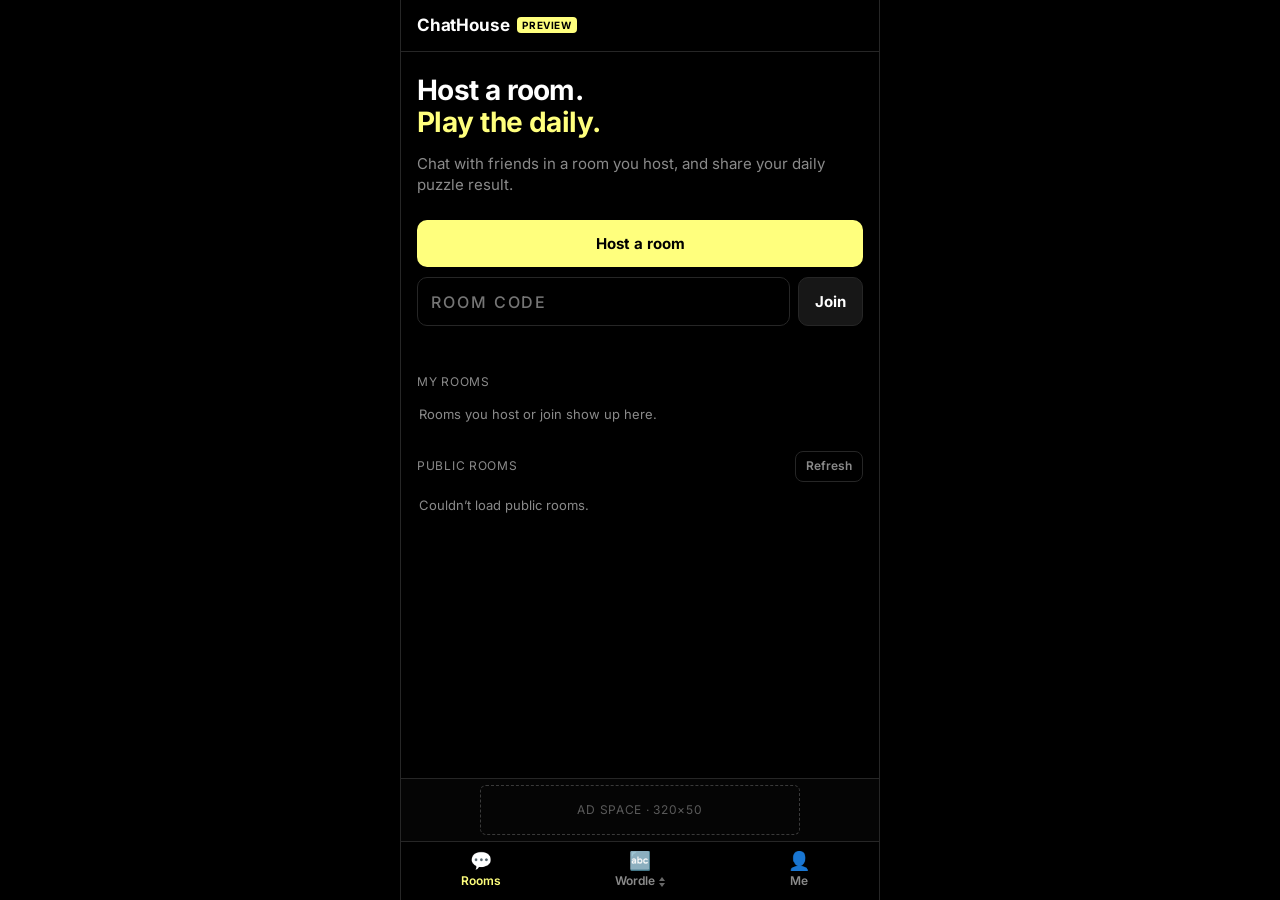
<file: app/index.html>
<!doctype html>
<html lang="en">
<head>
<meta charset="utf-8">
<meta name="viewport" content="width=device-width, initial-scale=1, viewport-fit=cover">
<meta name="theme-color" content="#000000">
<meta name="apple-mobile-web-app-capable" content="yes">
<meta name="mobile-web-app-capable" content="yes">
<meta name="apple-mobile-web-app-status-bar-style" content="black-translucent">
<meta name="apple-mobile-web-app-title" content="ChatHouse">
<meta name="application-name" content="ChatHouse">
<meta name="description" content="ChatHouse: host a room, chat with friends and play the daily.">
<meta property="og:title" content="ChatHouse">
<meta property="og:description" content="Host a room, chat with friends and play the daily.">
<meta property="og:type" content="website">
<meta name="robots" content="noindex">
<title>ChatHouse · Rooms & Daily (preview)</title>
<link rel="stylesheet" href="app.css">
</head>
<body>
<div class="app" id="app">
  <header class="top">
    <div class="brand" aria-label="ChatHouse (preview)">ChatHouse <em class="pv">preview</em></div>
    <div class="status" id="status"></div>
  </header>

  <main>
    <!-- Rooms (home) -->
    <section class="view" id="vRooms">
      <div class="pad">
        <h1 class="hero">Host a room.<br><span class="acc">Play the daily.</span></h1>
        <p class="muted">Chat with friends in a room you host, and share your daily puzzle result.</p>
        <button class="btn" id="hostBtn" type="button">Host a room</button>
        <form class="joinRow" id="quickJoin" autocomplete="off">
          <input id="quickCode" class="code" maxlength="7" placeholder="ROOM CODE" aria-label="Room code" autocapitalize="characters" spellcheck="false">
          <button class="btn alt" type="submit">Join</button>
        </form>
        <div class="err" id="quickErr"></div>
        <div class="sectH"><span>My rooms</span></div>
        <div class="list" id="myRooms"></div>
        <div class="sectH"><span>Public rooms</span><button class="chip" id="refreshPub" type="button">Refresh</button></div>
        <div class="list" id="pubRooms"><div class="empty">Loading…</div></div>
      </div>
    </section>

    <!-- Host flow -->
    <section class="view" id="vHost">
      <div class="pad">
        <button class="back" data-go="#/" type="button">‹ Back</button>
        <div id="hostForm">
          <h2>Host a room</h2>
          <form id="hostF" autocomplete="off">
            <label for="hostName">Your name</label><input id="hostName" maxlength="24" autocomplete="nickname" placeholder="e.g. Minh">
            <label for="hostTitle">Room name <span class="muted">(optional)</span></label><input id="hostTitle" maxlength="40" placeholder="Friday crew">
            <label class="check"><input type="checkbox" id="hostPub"> List publicly — anyone can find it and join</label>
            <button class="btn" id="hostGo" type="submit">Create room</button>
            <div class="err" id="hostErr"></div>
          </form>
          <p class="muted small">You get a 6-character code. The code is the key: messages are end-to-end encrypted with it, so only people with the code can read the room.</p>
        </div>
        <div id="hostDone" hidden>
          <h2>Your room is ready</h2>
          <p class="muted" id="hostDoneTitle"></p>
          <div class="bigcode" id="bigCode"></div>
          <div class="row2"><button class="btn" id="shareRoom" type="button">Share invite</button><button class="btn alt" id="copyLink" type="button">Copy link</button></div>
          <button class="btn alt full" id="copyCode" type="button">Copy code</button>
          <button class="btn full" id="enterRoom" type="button">Enter room</button>
        </div>
      </div>
    </section>

    <!-- Join flow -->
    <section class="view" id="vJoin">
      <div class="pad">
        <button class="back" data-go="#/" type="button">‹ Back</button>
        <h2>Join a room</h2>
        <form id="joinF" autocomplete="off">
          <label for="joinCode">Room code</label><input id="joinCode" class="code" maxlength="7" placeholder="ABC234" autocapitalize="characters" spellcheck="false">
          <label for="joinName">Your name</label><input id="joinName" maxlength="24" autocomplete="nickname" placeholder="e.g. Minh">
          <button class="btn" id="joinGo" type="submit">Join</button>
          <div class="err" id="joinErr"></div>
        </form>
      </div>
    </section>

    <!-- Room -->
    <section class="view" id="vRoom">
      <div class="roomBar">
        <button class="back" data-go="#/" type="button" aria-label="Back to rooms">‹</button>
        <div class="rt"><b id="roomTitle"></b><span class="muted small" id="roomSub"></span></div>
        <button class="chip" id="roomShare" type="button">Invite</button>
      </div>
      <div class="msgs" id="msgs" aria-live="polite"></div>
      <form class="composer" id="sendF" autocomplete="off"><input id="text" maxlength="1000" placeholder="Message"><button class="btn" type="submit">Send</button></form>
    </section>

    <!-- Daily -->
    <section class="view" id="vDaily">
      <div id="wordle" class="wl"></div>
      <div id="flappyBox" class="fl" hidden><div class="ghead"><div class="gt"><b>Flappy</b> <span class="muted" id="flBar"></span></div><button class="chip" id="flShare" type="button">Share</button></div></div>
    </section>

    <!-- Me -->
    <section class="view" id="vMe">
      <div class="pad">
        <h2>Profile</h2>
        <label for="meName">Name</label>
        <div class="joinRow"><input id="meName" maxlength="24" autocomplete="nickname"><button class="btn alt" id="meSave" type="button">Save</button></div>
        <div class="kv"><span>Plan</span><b id="mePlan">Free</b></div>
        <div class="kv"><span>Device id</span><code id="meId"></code></div>
        <div class="kv"><span>Since</span><span id="meSince"></span></div>
        <div class="card soft">
          <b>Premium — coming later</b>
          <p class="muted small">Keep your username (reserved for you) and your chat history across devices. Today your name and history live only on this device: the relay keeps messages for about 12 hours, and this device keeps the last 300 per room.</p>
        </div>
        <div class="sectH"><span>On this device</span></div>
        <div class="kv"><span>Rooms</span><b id="meRooms">0</b></div>
        <div class="kv"><span>Saved messages</span><b id="meMsgs">0</b></div>
        <button class="btn alt full" id="meClear" type="button">Clear chat history on this device</button>
      </div>
    </section>
  </main>

  <div class="ad" id="ad" aria-label="Advertisement placeholder"><span>Ad space · 320×50</span></div>
  <nav class="tabs" id="tabs">
    <a href="#/" data-tab="rooms"><span class="ic">💬</span>Rooms</a>
    <a href="#/daily" data-tab="daily" id="dailyTab" aria-haspopup="listbox" aria-label="Daily game (tap again to switch game)"><span class="ic" id="dailyIc">🔤</span><span class="lb"><span id="dailyLbl">Wordle</span><i class="chev" aria-hidden="true"></i></span></a>
    <a href="#/me" data-tab="me"><span class="ic">👤</span>Me</a>
  </nav>
</div>

<div class="gpick-bg" id="gpickBg"></div>
<div class="gpick" id="gpick" role="listbox" aria-label="Choose the daily game">
  <div class="gpick-h">Daily game</div>
  <div class="gpick-list" id="gpickList"></div>
</div>
<div class="sheet-bg" id="picker"><div class="sheet" role="dialog" aria-labelledby="pkTitle">
  <div class="sheet-h"><b id="pkTitle">Share result to…</b><button class="chip" id="pkClose" type="button">Close</button></div>
  <div id="pkPrev"></div>
  <div class="list" id="pkList"></div>
  <div class="err" id="pkErr"></div>
</div></div>
<div class="toast" id="toast" role="status"><span id="toastText"></span><button class="chip acc" id="toastBtn" type="button" hidden></button></div>

<script type="module" src="js/app.js"></script>
</body>
</html>
</file>
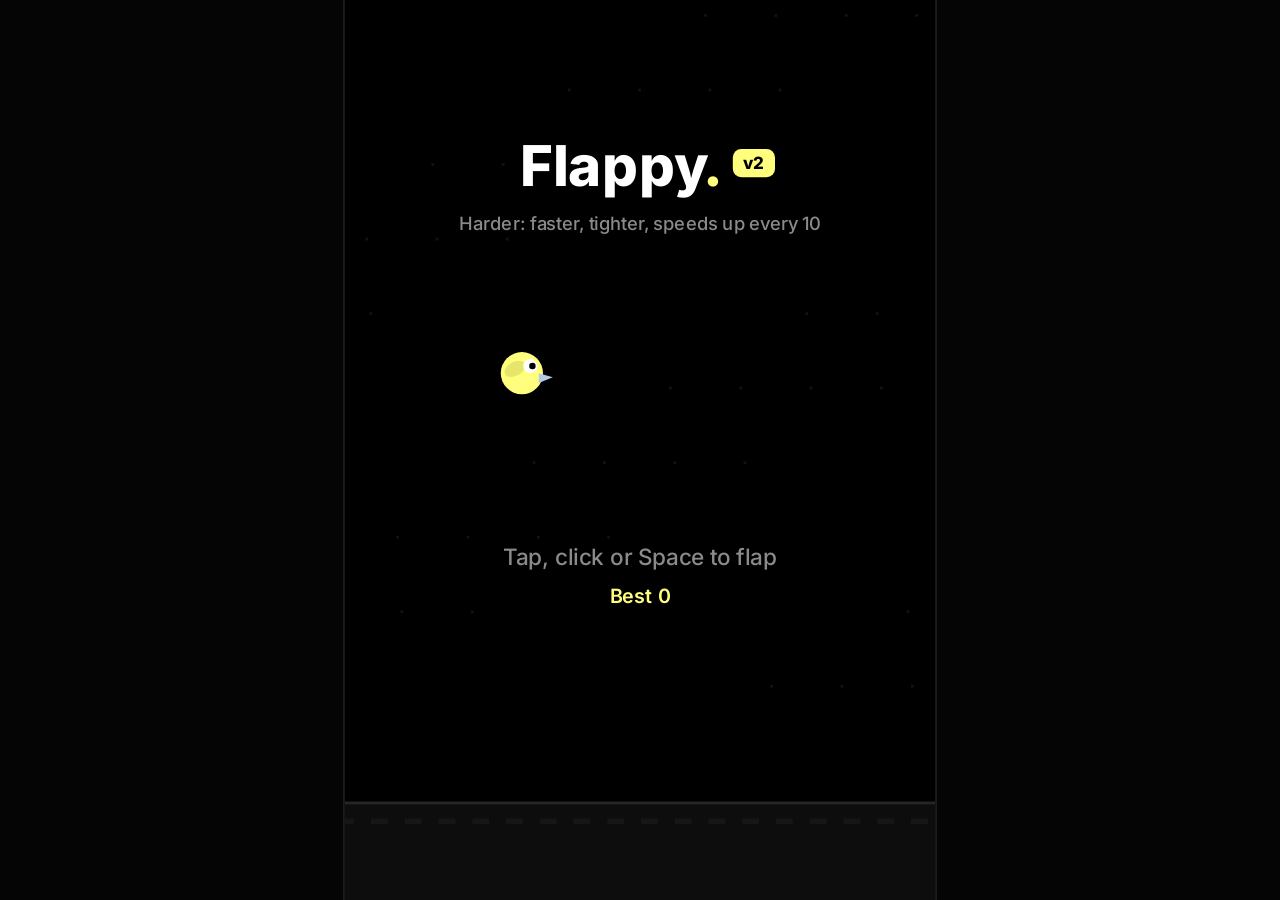
<file: flappy.html>
<!doctype html>
<html lang="en">
<head>
<meta charset="utf-8">
<meta name="viewport" content="width=device-width, initial-scale=1, viewport-fit=cover, user-scalable=no">
<title>Flappy · Offsuit</title>
<style>
  @font-face{font-family:"Inter";font-style:normal;font-weight:100 900;font-display:swap;src:url("fonts/inter-latin.woff2") format("woff2")}
  *{box-sizing:border-box;-webkit-tap-highlight-color:transparent}
  html,body{height:100%;margin:0;overflow:hidden;overscroll-behavior:none;background:#000;touch-action:none;user-select:none;-webkit-user-select:none;-webkit-touch-callout:none}
  canvas{display:block;width:100%;height:100%;touch-action:none}
  #share{position:fixed;left:50%;bottom:calc(96px + env(safe-area-inset-bottom));transform:translateX(-50%);display:none;background:#171717;color:#fff;border:1px solid #FFFF7D;border-radius:10px;padding:11px 16px;font:600 14px Inter,system-ui,sans-serif;cursor:pointer;touch-action:manipulation}
  #share.on{display:block}
</style>
</head>
<body>
<canvas id="c"></canvas>
<button id="share" type="button">💬 Share to room</button>
<script>
(() => {
  "use strict";
  const C = { bg: '#000', panel: '#171717', border: '#262626', text: '#FFFFFF', muted: '#8A8A8A', accent: '#FFFF7D', soft: '#B5CBE3' };
  const FONT = 'Inter, system-ui, -apple-system, "Segoe UI", Roboto, sans-serif';
  const cv = document.getElementById('c'), ctx = cv.getContext('2d');
  // v2 rules. World is 640 units tall; the playfield is scaled by height and its width is capped,
  // so wide/landscape screens don't see further ahead (no easier there).
  const WH = 640, GROUND = 70, BIRD_X_FR = 0.3, R = 15, MAX_W = 420;
  const GRAV = 1650, FLAP = -445, PIPE_W = 64, SPACING = 220;
  // Difficulty by score: every 10 points is a new level.
  function diffAt(sc) {
    const lv = Math.floor(Math.max(0, sc) / 10);
    return {
      level: lv,
      speed: Math.min(245, 185 + 12 * lv),            // pipe speed (world units/s): 185 → 245 max (level 6+)
      gap: Math.max(124, 150 - 6 * lv),                // gap height: 150 → 124 min (level 6+, bird is 30 tall)
      swing: Math.min(160, 110 + 25 * lv),             // max height change between consecutive gaps: 110 → 160
      move: lv >= 3 ? Math.min(26, 14 + 4 * (lv - 3)) : 0, // from 30 points: about half the gaps drift up/down by ±14 → ±26
    };
  }
  let W = 360, OX = 0, scale = 1, dpr = 1, SPEED = 185;
  const KEY = k => 'flappy2-' + k; // v2 storage; the old 'flappy-best' is kept as the classic best
  const classicBest = +(localStorage.getItem('flappy-best') || 0);
  let state = 'ready', bird, pipes, score, best = +(localStorage.getItem(KEY('best')) || 0), t = 0, overAt = 0, groundX = 0, last = 0, flashA = 0, newBest = false, debugRun = false;

  function resize() {
    dpr = Math.min(window.devicePixelRatio || 1, 3);
    const w = window.innerWidth, h = window.innerHeight;
    cv.width = Math.round(w * dpr); cv.height = Math.round(h * dpr);
    scale = h / WH; const full = w / scale; W = Math.min(full, MAX_W); OX = (full - W) / 2;
  }
  window.addEventListener('resize', resize); resize();

  function reset() {
    bird = { x: W * BIRD_X_FR, y: WH * 0.42, vy: 0, rot: 0 };
    pipes = []; score = 0; newBest = false; debugRun = false; SPEED = diffAt(0).speed;
  }
  reset();
  function addPipe(x) {
    const d = diffAt(score), gap = d.gap, amp = d.move && Math.random() < 0.5 ? d.move : 0;
    const minTop = 60 + amp, maxTop = WH - GROUND - gap - 60 - amp;
    const prev = pipes[pipes.length - 1];
    let lo = minTop, hi = maxTop;
    if (prev) { const c = prev.base; lo = Math.max(minTop, c - d.swing); hi = Math.min(maxTop, c + d.swing); }
    const base = lo + Math.random() * Math.max(0, hi - lo);
    pipes.push({ x, base, top: base, gap, amp, ph: Math.random() * Math.PI * 2, passed: false });
  }
  function flap() {
    if (state === 'ready') { state = 'play'; reset(); addPipe(W + 60); }
    if (state === 'paused') { state = 'play'; last = performance.now(); }
    if (state === 'play') { bird.vy = FLAP; return; }
    if (state === 'over' && performance.now() - overAt > 600) { state = 'ready'; reset(); }
  }
  cv.addEventListener('pointerdown', e => { e.preventDefault(); flap(); });
  window.addEventListener('keydown', e => {
    if (e.code === 'Space' || e.code === 'ArrowUp' || e.code === 'KeyW' || e.code === 'Enter') { e.preventDefault(); if (!e.repeat) flap(); }
    if (e.code === 'KeyP' || e.code === 'Escape') pause();
  });
  ['touchstart', 'touchmove', 'gesturestart'].forEach(ev => document.addEventListener(ev, e => e.preventDefault(), { passive: false }));
  function pause() { if (state === 'play') state = 'paused'; }
  document.addEventListener('visibilitychange', () => { if (document.hidden) pause(); });
  window.addEventListener('blur', pause);
  window.addEventListener('message', e => { if (e.data && e.data.type === 'pause') pause(); });

  const embedded = window.parent !== window;
  const shareBtn = document.getElementById('share');
  shareBtn.addEventListener('pointerdown', e => e.stopPropagation());
  shareBtn.addEventListener('click', () => { try { parent.postMessage({ type: 'offsuit-share', game: 'flappy' }, location.origin); } catch {} shareBtn.textContent = 'Shared ✓'; setTimeout(() => shareBtn.textContent = '💬 Share to room', 1500); });
  function die() {
    if (state !== 'play') return;
    state = 'over'; overAt = performance.now(); flashA = 0.6;
    if (debugRun) return; // debug-hook runs never count
    if (score > best) { best = score; newBest = true; try { localStorage.setItem(KEY('best'), best); } catch {} }
    try { localStorage.setItem(KEY('last'), score); localStorage.setItem(KEY('games'), (+localStorage.getItem(KEY('games')) || 0) + 1); } catch {}
    if (embedded) try { parent.postMessage({ type: 'offsuit-stats', game: 'flappy', newBest }, location.origin); } catch {}
  }

  function update(dt) {
    t += dt;
    if (state !== 'paused' && state !== 'over') groundX = (groundX - SPEED * dt) % 24;
    if (state === 'ready') { bird.x = W * BIRD_X_FR; bird.y = WH * 0.42 + Math.sin(t * 3) * 8; bird.rot = 0; return; }
    if (state === 'paused') return;
    if (state === 'over') { // fall to the ground
      if (bird.y < WH - GROUND - R) { bird.vy += GRAV * dt; bird.y = Math.min(WH - GROUND - R, bird.y + bird.vy * dt); bird.rot = Math.min(1.4, bird.rot + 4 * dt); }
      return;
    }
    SPEED = diffAt(score).speed;
    bird.vy += GRAV * dt; bird.y += bird.vy * dt;
    bird.rot = Math.max(-0.45, Math.min(1.3, bird.vy / 600));
    if (bird.y < R) { bird.y = R; bird.vy = 0; }
    for (const p of pipes) {
      p.x -= SPEED * dt;
      if (p.amp) p.top = p.base + Math.sin(t * 1.1 + p.ph) * p.amp;
      if (!p.passed && p.x + PIPE_W < bird.x - R) { p.passed = true; score++; }
      const hitX = bird.x + R * 0.8 > p.x && bird.x - R * 0.8 < p.x + PIPE_W;
      if (hitX && (bird.y - R * 0.8 < p.top || bird.y + R * 0.8 > p.top + p.gap)) die();
    }
    if (pipes.length && pipes[0].x < -PIPE_W - 10) pipes.shift();
    const lastP = pipes[pipes.length - 1];
    if (!lastP || lastP.x < W - SPACING) addPipe((lastP ? lastP.x : W) + SPACING);
    if (bird.y + R >= WH - GROUND) { bird.y = WH - GROUND - R; die(); }
  }

  function rr(x, y, w, h, r) { ctx.beginPath(); ctx.moveTo(x + r, y); ctx.arcTo(x + w, y, x + w, y + h, r); ctx.arcTo(x + w, y + h, x, y + h, r); ctx.arcTo(x, y + h, x, y, r); ctx.arcTo(x, y, x + w, y, r); ctx.closePath(); }
  function text(s, x, y, size, color, weight = 700, align = 'center') { ctx.font = weight + ' ' + size + 'px ' + FONT; ctx.fillStyle = color; ctx.textAlign = align; ctx.textBaseline = 'middle'; ctx.fillText(s, x, y); }

  function draw() {
    ctx.setTransform(1, 0, 0, 1, 0, 0); ctx.fillStyle = '#050505'; ctx.fillRect(0, 0, cv.width, cv.height);
    ctx.setTransform(dpr * scale, 0, 0, dpr * scale, dpr * scale * OX, 0);
    if (OX > 1) { ctx.fillStyle = C.border; ctx.fillRect(-1, 0, 1, WH); ctx.fillRect(W, 0, 1, WH); }
    ctx.save(); ctx.beginPath(); ctx.rect(0, 0, W, WH); ctx.clip();
    ctx.fillStyle = C.bg; ctx.fillRect(0, 0, W, WH);
    // faint stars / dots for depth
    ctx.fillStyle = '#121212';
    for (let i = 0; i < 40; i++) { const sx = ((i * 97 + (t * 12)) % (W + 40)); ctx.fillRect(W - sx, (i * 53) % (WH - GROUND - 40) + 10, 2, 2); }
    // pipes
    for (const p of pipes) {
      for (const [y, h, capY] of [[-10, p.top + 10, p.top - 18], [p.top + p.gap, WH - GROUND - p.top - p.gap, p.top + p.gap]]) {
        rr(p.x, y, PIPE_W, h, 8); ctx.fillStyle = C.panel; ctx.fill(); ctx.strokeStyle = C.border; ctx.lineWidth = 2; ctx.stroke();
        rr(p.x - 5, capY, PIPE_W + 10, 18, 6); ctx.fillStyle = '#1f1f1f'; ctx.fill(); ctx.strokeStyle = C.accent; ctx.lineWidth = 1.5; ctx.stroke();
      }
    }
    // ground
    ctx.fillStyle = '#0d0d0d'; ctx.fillRect(0, WH - GROUND, W, GROUND);
    ctx.fillStyle = C.border; ctx.fillRect(0, WH - GROUND, W, 2);
    ctx.fillStyle = '#161616'; for (let x = groundX; x < W; x += 24) ctx.fillRect(x, WH - GROUND + 12, 12, 4);
    // bird: round accent body, wing, eye, beak
    ctx.save(); ctx.translate(bird.x, bird.y); ctx.rotate(bird.rot);
    ctx.beginPath(); ctx.arc(0, 0, R, 0, Math.PI * 2); ctx.fillStyle = C.accent; ctx.fill();
    const flapUp = state === 'play' && bird.vy < 0 || state === 'ready' && Math.sin(t * 12) > 0;
    ctx.beginPath(); ctx.ellipse(-5, flapUp ? -3 : 4, 8, 5, flapUp ? -0.5 : 0.4, 0, Math.PI * 2); ctx.fillStyle = '#E6E66A'; ctx.fill();
    ctx.beginPath(); ctx.arc(6, -5, 5, 0, Math.PI * 2); ctx.fillStyle = '#fff'; ctx.fill();
    ctx.beginPath(); ctx.arc(7.5, -5, 2.3, 0, Math.PI * 2); ctx.fillStyle = '#000'; ctx.fill();
    ctx.beginPath(); ctx.moveTo(12, 0); ctx.lineTo(22, 3); ctx.lineTo(12, 7); ctx.closePath(); ctx.fillStyle = C.soft; ctx.fill();
    ctx.restore();
    // HUD
    if (state === 'play' || state === 'paused') { text(String(score), W / 2, 70, 52, C.text, 800); const lv = diffAt(score).level; if (lv) text('Level ' + (lv + 1), W / 2, 108, 12, C.muted, 600); }
    if (state === 'ready') {
      text('Flappy', W / 2 - 18, 120, 40, C.text, 800); text('.', W / 2 + 52, 120, 40, C.accent, 800);
      rr(W / 2 + 66, 106, 30, 20, 6); ctx.fillStyle = C.accent; ctx.fill(); text('v2', W / 2 + 81, 116.5, 12, '#000', 800);
      text('Harder: faster, tighter, speeds up every 10', W / 2, 160, 13, C.muted, 500);
      text('Tap, click or Space to flap', W / 2, WH * 0.62, 16, C.muted, 500);
      text('Best ' + best, W / 2, WH * 0.62 + 28, 14, C.accent, 600);
      if (classicBest) text('Classic best ' + classicBest + ' (easier rules)', W / 2, WH * 0.62 + 50, 12, C.muted, 500);
    }
    if (state === 'paused') { text('Paused', W / 2, WH * 0.4, 28, C.text, 800); text('Tap to continue', W / 2, WH * 0.4 + 34, 15, C.muted, 500); }
    if (state === 'over') {
      const cw = Math.min(260, W - 40), ch = 170, cx = W / 2 - cw / 2, cy = WH * 0.28;
      rr(cx, cy, cw, ch, 16); ctx.fillStyle = C.panel; ctx.fill(); ctx.strokeStyle = C.border; ctx.lineWidth = 1.5; ctx.stroke();
      text('Game over', W / 2, cy + 30, 22, C.text, 800);
      text('Score', W / 2 - cw / 4, cy + 66, 12, C.muted, 600); text(String(score), W / 2 - cw / 4, cy + 96, 32, C.text, 800);
      text('Best', W / 2 + cw / 4, cy + 66, 12, C.muted, 600); text(String(best), W / 2 + cw / 4, cy + 96, 32, C.accent, 800);
      if (newBest) text('New best!', W / 2, cy + 132, 13, C.accent, 700);
      else text('v2 · level ' + (diffAt(score).level + 1), W / 2, cy + 132, 12, C.muted, 600);
      if (performance.now() - overAt > 600) text('Tap to play again', W / 2, cy + ch + 28, 15, C.muted, 500);
    }
    if (flashA > 0) { ctx.fillStyle = 'rgba(255,255,255,' + flashA + ')'; ctx.fillRect(0, 0, W, WH); }
    ctx.restore();
  }

  function frame(now) {
    const dt = Math.min(0.033, Math.max(0, (now - (last || now)) / 1000)); last = now;
    update(dt); flashA = Math.max(0, flashA - dt * 2.5); draw();
    shareBtn.classList.toggle('on', embedded && (state === 'over' && now - overAt > 600 || state === 'ready' && best > 0));
    requestAnimationFrame(frame);
  }
  requestAnimationFrame(frame);
  // read-only hook for automated tests
  window.flappyState = () => {
    const next = pipes.find(p => p.x + PIPE_W > bird.x - R);
    const d = diffAt(score);
    return { v: 2, state, score, best, classicBest, y: Math.round(bird.y), vy: Math.round(bird.vy), pipes: pipes.length, gapTop: next ? Math.round(next.top) : null, gap: next ? next.gap : d.gap, nextX: next ? Math.round(next.x - bird.x) : null,
      level: d.level, speed: SPEED, nextGap: d.gap, swing: d.swing, move: d.move, moving: pipes.filter(p => p.amp).length, viewW: Math.round(W) };
  };
  window.flappyDiff = diffAt;
  // debug hook (only with #debug in this frame's URL): jump the score to test difficulty; such runs are never saved
  window.flappyDebug = { setScore(n) { if (!/debug/.test(location.hash) || state !== 'play') return false; score = Math.max(0, n | 0); debugRun = true; return true; } };
})();
</script>
</body>
</html>
</file>
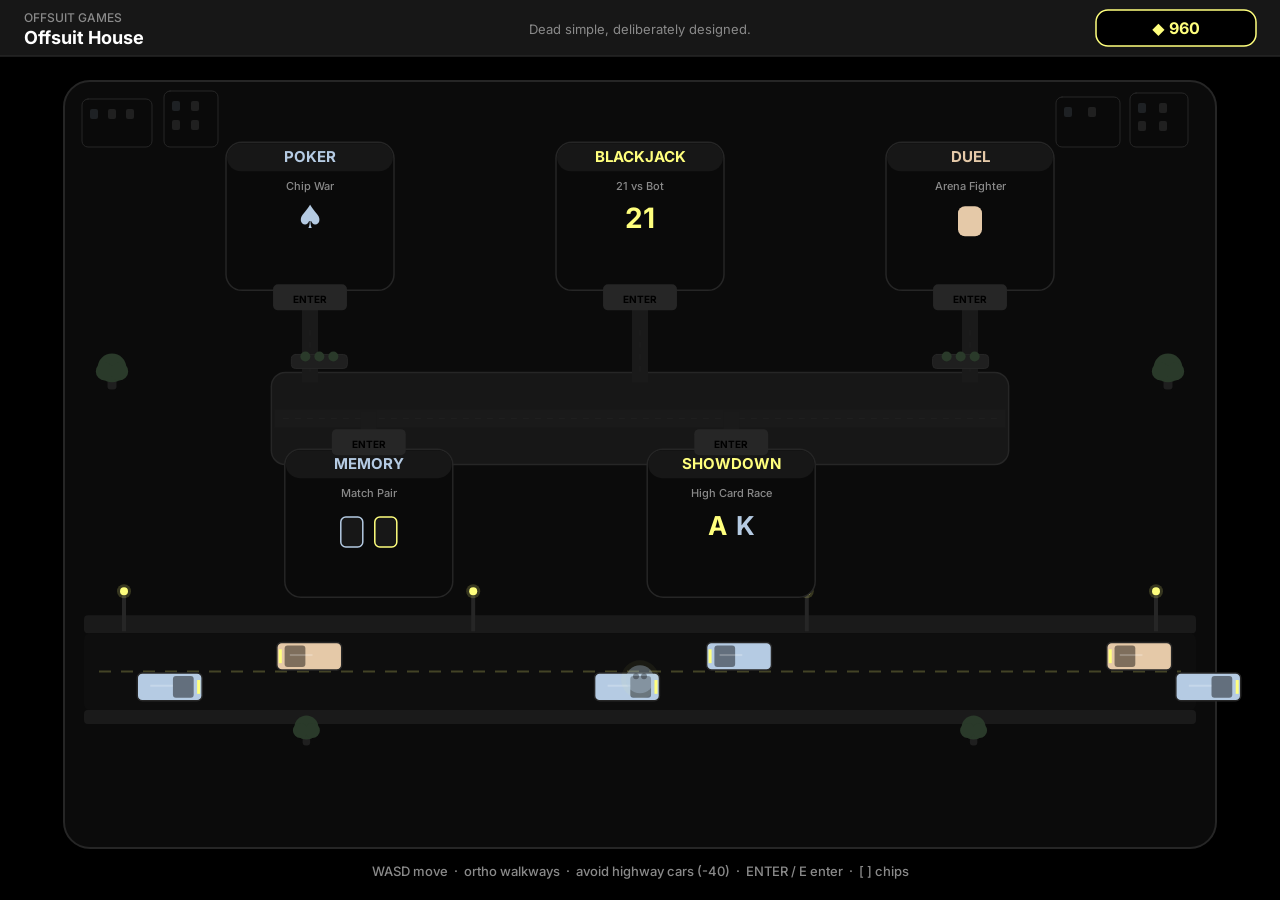
<file: game.html>
<!DOCTYPE html>
<html lang="en">
<head>
<meta charset="UTF-8">
<meta name="viewport" content="width=device-width, initial-scale=1.0">
<title>Offsuit House</title>
<style>
  @font-face {
    font-family: "Inter";
    font-style: normal;
    font-weight: 100 900;
    font-display: swap;
    src: url("fonts/inter-latin.woff2") format("woff2");
    unicode-range: U+0000-00FF, U+0131, U+0152-0153, U+02BB-02BC, U+02C6, U+02DA, U+02DC, U+0304, U+0308, U+0329, U+2000-206F, U+20AC, U+2122, U+2191, U+2193, U+2212, U+2215, U+FEFF, U+FFFD;
  }
  * { margin: 0; padding: 0; box-sizing: border-box; }
  html, body {
    width: 100%; height: 100%;
    overflow: hidden;
    background: #000;
    font-family: "Inter", system-ui, -apple-system, "Segoe UI", Roboto, Helvetica, Arial, sans-serif;
    color: #FFF;
    user-select: none;
    -webkit-user-select: none;
  }
  #game {
    display: block;
    width: 100vw;
    height: 100vh;
    cursor: default;
  }
</style>
</head>
<body>
<canvas id="game"></canvas>
<script>
(() => {
  "use strict";

  const canvas = document.getElementById("game");
  const ctx = canvas.getContext("2d");

  const FONT = '"Inter", system-ui, -apple-system, "Segoe UI", Roboto, Helvetica, Arial, sans-serif';
  const COLORS = {
    bg: "#000000",
    panel: "#171717",
    border: "#262626",
    white: "#FFFFFF",
    muted: "#8A8A8A",
    accent: "#FFFF7D",
    soft: "#B5CBE3",
    ground: "#111111",
    groundLine: "#262626",
    p1: "#B5CBE3",
    p1Dark: "#7A96B0",
    p2: "#E5C9A8",
    p2Dark: "#B89672",
    hpEmpty: "#262626",
    hpLow: "#FFFF7D",
    redSuit: "#E5C9A8",
    blkSuit: "#B5CBE3",
    road: "#0E0E0E",
    sidewalk: "#1A1A1A",
    lamp: "#FFFF7D",
    foliage: "#2A3A2A",
    planter: "#1F1F1F",
  };

  const RANK_LABELS = ["2", "3", "4", "5", "6", "7", "8", "9", "10", "J", "Q", "K", "A"];
  const SUIT_GLYPHS = ["\u2660", "\u2665", "\u2666", "\u2663"];

  let W = 0, H = 0, groundY = 0;
  let lastTime = 0;
  let startPulse = 0;
  let flashAlpha = 0;
  let particles = [];
  let keys = Object.create(null);
  let keysPressed = Object.create(null);

  let scene = "house";

  const DEF_BANK = 1000;
  let bankChips = DEF_BANK;

  const DEF_STREET = 8;
  const DEF_DECISION = 12;
  const DEF_START_STACK = 1000;
  let pkStreetInterval = DEF_STREET;
  let pkDecisionTimer = DEF_DECISION;
  let pkStartStack = DEF_START_STACK;
  let pkVsBot = true;
  let pkTitleFocus = 0;

  const WIN_SCORE = 5;
  const MAX_HP = 100;
  const BASE_DMG = 22;
  const GRAVITY = 2200;
  const MOVE_SPEED = 420;
  const JUMP_VEL = -780;
  const ATTACK_DURATION = 0.22;
  const ATTACK_COOLDOWN = 0.45;
  const HIT_STUN = 0.28;
  const INVULN = 0.55;
  const KNOCKBACK_X = 520;
  const KNOCKBACK_Y = -280;
  const PLAYER_W = 56;
  const PLAYER_H = 88;
  const ATTACK_W = 58;
  const ATTACK_H = 44;
  const GROUND_PAD = 90;
  const ALLIN_VULN = 0.85;
  const DEF_ROUND_SECONDS = 55;
  let duelVsBot = true;
  let duelTitleFocus = 0;
  let duelWager = 0;
  let duelRoundSec = DEF_ROUND_SECONDS;
  let duelScores = { 1: 0, 2: 0 };
  let duelRoundTime = DEF_ROUND_SECONDS;
  let duelRoundWinner = null;
  let duelMatchWinner = null;

  const HOUSE_PLAYER_R = 14;
  let housePlayer = { x: 0.5, y: 0.78 };
  let nearDoor = null;
  let housePromptPulse = 0;
  const CAR_HIT_PENALTY = 40;
  const CAR_INVULN = 1.05;
  let houseCars = [];
  let houseCarInvuln = 0;
  let houseHitFlash = 0;
  let houseCarSpawnT = 0;

  function clamp(v, lo, hi) { return Math.max(lo, Math.min(hi, v)); }

  window.addEventListener("keydown", (e) => {
    if (!keys[e.code]) keysPressed[e.code] = true;
    keys[e.code] = true;
    if (["Space", "ArrowUp", "ArrowDown", "ArrowLeft", "ArrowRight", "Enter"].includes(e.code)) {
      e.preventDefault();
    }
  });
  window.addEventListener("keyup", (e) => { keys[e.code] = false; });
  window.addEventListener("blur", () => { keys = Object.create(null); keysPressed = Object.create(null); });

  function held(codes) {
    for (let i = 0; i < codes.length; i++) if (keys[codes[i]]) return true;
    return false;
  }
  function just(codes) {
    for (let i = 0; i < codes.length; i++) if (keysPressed[codes[i]]) return true;
    return false;
  }
  function clearPressed() { keysPressed = Object.create(null); }

  function resize() {
    W = canvas.width = window.innerWidth;
    H = canvas.height = window.innerHeight;
    groundY = H - GROUND_PAD;
  }
  window.addEventListener("resize", resize);
  resize();

  function roundRect(x, y, w, h, r) {
    const rr = Math.min(r, w / 2, h / 2);
    ctx.beginPath();
    ctx.moveTo(x + rr, y);
    ctx.arcTo(x + w, y, x + w, y + h, rr);
    ctx.arcTo(x + w, y + h, x, y + h, rr);
    ctx.arcTo(x, y + h, x, y, rr);
    ctx.arcTo(x, y, x + w, y, rr);
    ctx.closePath();
  }

  function drawPanel(x, y, w, h, r, stroke) {
    roundRect(x, y, w, h, r || 20);
    ctx.fillStyle = COLORS.panel;
    ctx.fill();
    ctx.strokeStyle = stroke || COLORS.border;
    ctx.lineWidth = stroke === COLORS.accent ? 2.5 : 1.5;
    roundRect(x, y, w, h, r || 20);
    ctx.stroke();
  }

  function spawnBurstAt(cx, cy, color) {
    for (let i = 0; i < 24; i++) {
      const a = Math.random() * Math.PI * 2;
      const s = 100 + Math.random() * 320;
      particles.push({
        x: cx, y: cy,
        vx: Math.cos(a) * s, vy: Math.sin(a) * s - 60,
        life: 0.35 + Math.random() * 0.45, max: 0.85,
        r: 2 + Math.random() * 4, color,
      });
    }
  }

  function updateParticles(dt) {
    for (let i = particles.length - 1; i >= 0; i--) {
      const pt = particles[i];
      pt.life -= dt;
      pt.x += pt.vx * dt;
      pt.y += pt.vy * dt;
      pt.vy += 500 * dt;
      if (pt.life <= 0) particles.splice(i, 1);
    }
  }

  function drawParticles() {
    for (let i = 0; i < particles.length; i++) {
      const pt = particles[i];
      ctx.globalAlpha = Math.max(0, pt.life / pt.max) * 0.85;
      ctx.fillStyle = pt.color;
      ctx.beginPath();
      ctx.arc(pt.x, pt.y, pt.r, 0, Math.PI * 2);
      ctx.fill();
    }
    ctx.globalAlpha = 1;
  }

  function formatChips(n) {
    return Math.max(0, Math.round(n)).toLocaleString("en-US");
  }

  function drawBankHud() {
    const chipW = 160;
    roundRect(W - 24 - chipW, 10, chipW, 36, 12);
    ctx.fillStyle = COLORS.bg;
    ctx.fill();
    ctx.strokeStyle = COLORS.accent;
    ctx.lineWidth = 1.5;
    roundRect(W - 24 - chipW, 10, chipW, 36, 12);
    ctx.stroke();
    ctx.textAlign = "center";
    ctx.fillStyle = COLORS.accent;
    ctx.font = "700 16px " + FONT;
    ctx.fillText("\u25C6 " + formatChips(bankChips), W - 24 - chipW / 2, 34);
  }

  function roomName(id) {
    const m = {
      poker: "Poker Room", duel: "Duel Room", blackjack: "Blackjack",
      memory: "Memory Lounge", showdown: "Showdown",
    };
    return m[id] || id;
  }

  // ========== HOUSE / WORLD MAP ==========
  function houseLayout() {
    const padX = Math.max(36, W * 0.05);
    const padY = Math.max(64, H * 0.09);
    const area = { x: padX, y: padY, w: W - padX * 2, h: H - padY - 52 };
    const roomW = Math.min(168, Math.max(130, area.w * 0.17));
    const roomH = Math.min(148, Math.max(112, area.h * 0.34));
    const gapX = Math.max(28, (area.w - roomW * 3) / 4);
    const topY = area.y + area.h * 0.08;
    const botY = area.y + area.h * 0.48;

    function mk(id, label, sub, x, y, accentKey, icon, doorFace) {
      const r = { id, label, sub, x, y, w: roomW, h: roomH, accentKey, icon, doorFace: doorFace || "down" };
      // top-row doors face courtyard (down); bottom-row doors face courtyard (up)
      if (r.doorFace === "up") {
        r.door = { x: x + roomW * 0.28, y: y - 20, w: roomW * 0.44, h: 26 };
      } else {
        r.door = { x: x + roomW * 0.28, y: y + roomH - 6, w: roomW * 0.44, h: 26 };
      }
      return r;
    }

    const poker = mk("poker", "POKER", "Chip War",
      area.x + gapX, topY, "soft", "spade", "down");
    const blackjack = mk("blackjack", "BLACKJACK", "21 vs Bot",
      area.x + gapX * 2 + roomW, topY, "accent", "bj", "down");
    const duel = mk("duel", "DUEL", "Arena Fighter",
      area.x + gapX * 3 + roomW * 2, topY, "p2", "fighter", "down");
    const memory = mk("memory", "MEMORY", "Match Pair",
      area.x + gapX + roomW * 0.35, botY, "soft", "mem", "up");
    const showdown = mk("showdown", "SHOWDOWN", "High Card Race",
      area.x + gapX * 2.2 + roomW * 1.35, botY, "accent", "race", "up");

    const plaza = {
      x: area.x + area.w * 0.18,
      y: area.y + area.h * 0.38,
      w: area.w * 0.64,
      h: area.h * 0.12,
    };
    const road = {
      x: area.x + 20,
      y: area.y + area.h * 0.72,
      w: area.w - 40,
      h: Math.max(36, area.h * 0.1),
    };
    const sidewalkN = {
      x: road.x, y: road.y - 18, w: road.w, h: 18,
    };
    const sidewalkS = {
      x: road.x, y: road.y + road.h, w: road.w, h: 14,
    };

    return {
      area, rooms: [poker, blackjack, duel, memory, showdown],
      poker, blackjack, duel, memory, showdown,
      plaza, road, sidewalkN, sidewalkS, roomW, roomH,
    };
  }

  function houseWorldPos() {
    const L = houseLayout();
    return {
      x: L.area.x + housePlayer.x * L.area.w,
      y: L.area.y + housePlayer.y * L.area.h,
    };
  }

  function enterRoom(id) {
    keys = Object.create(null);
    if (id === "poker") { pkTitleFocus = 0; scene = "poker_title"; }
    else if (id === "duel") { duelTitleFocus = 0; duelWager = 0; scene = "duel_title"; }
    else if (id === "blackjack") { bjTitleFocus = 0; bjWager = Math.min(50, bankChips); scene = "bj_title"; }
    else if (id === "memory") { memTitleFocus = 0; memWager = 0; scene = "mem_title"; }
    else if (id === "showdown") { sdTitleFocus = 0; sdWager = Math.min(25, bankChips); scene = "sd_title"; }
  }

  function leaveToHouse() {
    keys = Object.create(null);
    particles = [];
    flashAlpha = 0;
    scene = "house";
    housePlayer.x = 0.5;
    housePlayer.y = 0.78;
    nearDoor = null;
    houseCarInvuln = 0;
    houseHitFlash = 0;
  }

  function spawnHouseCar(L, dir) {
    const lanePad = Math.max(6, L.road.h * 0.12);
    const carH = Math.max(14, L.road.h * 0.36);
    const carW = carH * 2.35;
    const yNorth = L.road.y + lanePad + carH / 2;
    const ySouth = L.road.y + L.road.h - lanePad - carH / 2;
    const palette = [COLORS.accent, COLORS.soft, COLORS.p2, COLORS.p1];
    const color = palette[(Math.random() * palette.length) | 0];
    const speed = 520 + Math.random() * 320;
    const x = dir > 0 ? L.road.x - carW - 8 : L.road.x + L.road.w + 8;
    const y = dir > 0 ? ySouth : yNorth;
    houseCars.push({
      x: x, y: y, w: carW, h: carH, vx: dir * speed, dir: dir, color: color,
      accent: color === COLORS.accent ? COLORS.white : COLORS.accent,
    });
  }

  function updateHouseCars(dt, L) {
    houseCarSpawnT -= dt;
    if (houseCarSpawnT <= 0) {
      const goingRight = houseCars.filter(function(c) { return c.dir > 0; }).length;
      const goingLeft = houseCars.filter(function(c) { return c.dir < 0; }).length;
      if (goingRight < 3) spawnHouseCar(L, 1);
      if (goingLeft < 3) spawnHouseCar(L, -1);
      houseCarSpawnT = 0.35 + Math.random() * 0.55;
    }
    for (let i = houseCars.length - 1; i >= 0; i--) {
      const c = houseCars[i];
      c.x += c.vx * dt;
      const off = c.dir > 0
        ? c.x > L.road.x + L.road.w + c.w + 20
        : c.x + c.w < L.road.x - 20;
      if (off) houseCars.splice(i, 1);
    }
  }

  function drawHouseCar(c) {
    const x = c.x, y = c.y - c.h / 2, w = c.w, h = c.h;
    roundRect(x, y, w, h, 5);
    ctx.fillStyle = c.color;
    ctx.fill();
    ctx.strokeStyle = COLORS.border;
    ctx.lineWidth = 1.5;
    roundRect(x, y, w, h, 5);
    ctx.stroke();
    const wx = c.dir > 0 ? x + w * 0.55 : x + w * 0.12;
    roundRect(wx, y + 3, w * 0.32, h - 6, 3);
    ctx.fillStyle = "rgba(0,0,0,0.45)";
    ctx.fill();
    const hx = c.dir > 0 ? x + w - 5 : x + 2;
    ctx.fillStyle = c.accent;
    ctx.fillRect(hx, y + h * 0.25, 3, h * 0.5);
    ctx.fillStyle = "rgba(255,255,255,0.22)";
    ctx.fillRect(x + w * 0.2, y + h * 0.42, w * 0.35, 2);
  }

  function hitByCar(pos, c) {
    const half = HOUSE_PLAYER_R * 0.85;
    return pos.x + half > c.x && pos.x - half < c.x + c.w &&
      pos.y + half > c.y - c.h / 2 && pos.y - half < c.y + c.h / 2;
  }

  function applyCarHit(pos) {
    if (houseCarInvuln > 0) return;
    bankChips = Math.max(0, bankChips - CAR_HIT_PENALTY);
    houseCarInvuln = CAR_INVULN;
    houseHitFlash = 0.45;
    flashAlpha = Math.max(flashAlpha, 0.28);
    spawnBurstAt(pos.x, pos.y, COLORS.accent);
    for (let i = 0; i < 8; i++) {
      const a = Math.random() * Math.PI * 2;
      const s = 60 + Math.random() * 140;
      particles.push({
        x: pos.x, y: pos.y,
        vx: Math.cos(a) * s, vy: Math.sin(a) * s - 40,
        life: 0.25 + Math.random() * 0.25, max: 0.5,
        r: 2 + Math.random() * 2, color: COLORS.p2,
      });
    }
  }

  function updateHouse(dt) {
    housePromptPulse += dt;
    if (houseCarInvuln > 0) houseCarInvuln -= dt;
    if (houseHitFlash > 0) houseHitFlash -= dt;
    const speed = 0.52;
    let dx = 0, dy = 0;
    if (held(["KeyA", "ArrowLeft"])) dx -= 1;
    if (held(["KeyD", "ArrowRight"])) dx += 1;
    if (held(["KeyW", "ArrowUp"])) dy -= 1;
    if (held(["KeyS", "ArrowDown"])) dy += 1;
    if (dx || dy) {
      const len = Math.hypot(dx, dy) || 1;
      let nx = housePlayer.x + (dx / len) * speed * dt;
      let ny = housePlayer.y + (dy / len) * speed * dt;
      nx = clamp(nx, 0.035, 0.965);
      ny = clamp(ny, 0.06, 0.94);
      // soft block through room bodies (doors still enterable)
      const L = houseLayout();
      const px = L.area.x + nx * L.area.w;
      const py = L.area.y + ny * L.area.h;
      let blocked = false;
      for (const room of L.rooms) {
        const topClear = room.doorFace === "up" ? 28 : 10;
        const botClear = room.doorFace === "up" ? 10 : 28;
        const inBody = px > room.x + 8 && px < room.x + room.w - 8 &&
          py > room.y + topClear && py < room.y + room.h - botClear;
        const nearD = px > room.door.x - 6 && px < room.door.x + room.door.w + 6 &&
          py > room.door.y - 18 && py < room.door.y + room.door.h + 10;
        if (inBody && !nearD) { blocked = true; break; }
      }
      if (!blocked) { housePlayer.x = nx; housePlayer.y = ny; }
      else {
        // try slide axes
        const tx = L.area.x + nx * L.area.w;
        const ty = L.area.y + housePlayer.y * L.area.h;
        let okX = true;
        for (const room of L.rooms) {
          const topClear = room.doorFace === "up" ? 28 : 10;
          const botClear = room.doorFace === "up" ? 10 : 28;
          const inBody = tx > room.x + 8 && tx < room.x + room.w - 8 &&
            ty > room.y + topClear && ty < room.y + room.h - botClear;
          const nearD = tx > room.door.x - 6 && tx < room.door.x + room.door.w + 6 &&
            ty > room.door.y - 18 && ty < room.door.y + room.door.h + 10;
          if (inBody && !nearD) { okX = false; break; }
        }
        if (okX) housePlayer.x = nx;
        const sx = L.area.x + housePlayer.x * L.area.w;
        const sy = L.area.y + ny * L.area.h;
        let okY = true;
        for (const room of L.rooms) {
          const topClear = room.doorFace === "up" ? 28 : 10;
          const botClear = room.doorFace === "up" ? 10 : 28;
          const inBody = sx > room.x + 8 && sx < room.x + room.w - 8 &&
            sy > room.y + topClear && sy < room.y + room.h - botClear;
          const nearD = sx > room.door.x - 6 && sx < room.door.x + room.door.w + 6 &&
            sy > room.door.y - 18 && sy < room.door.y + room.door.h + 10;
          if (inBody && !nearD) { okY = false; break; }
        }
        if (okY) housePlayer.y = ny;
      }
    }
    if (just(["Minus", "BracketLeft"])) bankChips = clamp(bankChips - 100, 100, 99999);
    if (just(["Equal", "BracketRight"])) bankChips = clamp(bankChips + 100, 100, 99999);

    const L = houseLayout();
    const pos = houseWorldPos();
    nearDoor = null;
    for (const room of L.rooms) {
      const d = room.door;
      const cx = d.x + d.w / 2, cy = d.y + d.h / 2;
      if (Math.hypot(pos.x - cx, pos.y - cy) < 44) { nearDoor = room.id; break; }
      if (pos.x > d.x - 12 && pos.x < d.x + d.w + 12 && pos.y > d.y - 22 && pos.y < d.y + d.h + 22) {
        nearDoor = room.id; break;
      }
    }
    for (const room of L.rooms) {
      if (pos.x > room.door.x - 4 && pos.x < room.door.x + room.door.w + 4 &&
          pos.y > room.door.y - 8 && pos.y < room.door.y + room.door.h + 6) {
        enterRoom(room.id);
        return;
      }
    }
    if (nearDoor && just(["Enter", "KeyE", "Space"])) enterRoom(nearDoor);

    updateHouseCars(dt, L);
    if (houseCarInvuln <= 0) {
      for (let ci = 0; ci < houseCars.length; ci++) {
        if (hitByCar(pos, houseCars[ci])) { applyCarHit(pos); break; }
      }
    }
  }

  function drawTree(x, y, s) {
    const sc = s || 1;
    roundRect(x - 5 * sc, y - 4 * sc, 10 * sc, 14 * sc, 3);
    ctx.fillStyle = COLORS.planter;
    ctx.fill();
    ctx.beginPath();
    ctx.arc(x, y - 14 * sc, 16 * sc, 0, Math.PI * 2);
    ctx.fillStyle = COLORS.foliage;
    ctx.fill();
    ctx.beginPath();
    ctx.arc(x - 8 * sc, y - 10 * sc, 10 * sc, 0, Math.PI * 2);
    ctx.arc(x + 8 * sc, y - 10 * sc, 10 * sc, 0, Math.PI * 2);
    ctx.fill();
  }

  function drawLamp(x, y) {
    ctx.fillStyle = COLORS.border;
    ctx.fillRect(x - 2, y - 36, 4, 36);
    ctx.beginPath();
    ctx.arc(x, y - 40, 7, 0, Math.PI * 2);
    ctx.fillStyle = "rgba(255,255,125,0.18)";
    ctx.fill();
    ctx.beginPath();
    ctx.arc(x, y - 40, 4, 0, Math.PI * 2);
    ctx.fillStyle = COLORS.lamp;
    ctx.fill();
  }

  function drawPlanter(x, y, w) {
    roundRect(x, y, w, 14, 4);
    ctx.fillStyle = COLORS.planter;
    ctx.fill();
    ctx.strokeStyle = COLORS.border;
    ctx.lineWidth = 1;
    roundRect(x, y, w, 14, 4);
    ctx.stroke();
    for (let i = 0; i < 3; i++) {
      ctx.beginPath();
      ctx.arc(x + w * (0.25 + i * 0.25), y + 2, 5, 0, Math.PI * 2);
      ctx.fillStyle = COLORS.foliage;
      ctx.fill();
    }
  }

  function drawSceneryBuilding(x, y, w, h) {
    roundRect(x, y, w, h, 6);
    ctx.fillStyle = "#0A0A0A";
    ctx.fill();
    ctx.strokeStyle = COLORS.border;
    ctx.lineWidth = 1;
    roundRect(x, y, w, h, 6);
    ctx.stroke();
    const cols = Math.max(2, Math.floor(w / 22));
    const rows = Math.max(1, Math.floor(h / 26));
    for (let r = 0; r < rows; r++) {
      for (let c = 0; c < cols; c++) {
        const wx = x + 8 + c * ((w - 16) / cols);
        const wy = y + 10 + r * ((h - 18) / rows);
        roundRect(wx, wy, 8, 10, 2);
        ctx.fillStyle = (c + r) % 3 === 0 ? "rgba(181,203,227,0.12)" : "rgba(38,38,38,0.8)";
        ctx.fill();
      }
    }
  }

  function strokeWalkSeg(x1, y1, x2, y2, width) {
    ctx.strokeStyle = COLORS.sidewalk;
    ctx.lineWidth = width || 16;
    ctx.lineCap = "square";
    ctx.lineJoin = "miter";
    ctx.beginPath();
    ctx.moveTo(x1, y1);
    ctx.lineTo(x2, y2);
    ctx.stroke();
    // subtle center guide (orthogonal only)
    ctx.strokeStyle = "rgba(38,38,38,0.55)";
    ctx.lineWidth = 1;
    ctx.setLineDash([5, 7]);
    ctx.beginPath();
    ctx.moveTo(x1, y1);
    ctx.lineTo(x2, y2);
    ctx.stroke();
    ctx.setLineDash([]);
  }

  /** Right-angle walkway: vertical from door, then horizontal into hub. */
  function drawOrthoWalk(doorX, doorY, hubX, hubY, width) {
    const w = width || 16;
    // vertical leg aligned to door
    if (Math.abs(doorY - hubY) > 1) strokeWalkSeg(doorX, doorY, doorX, hubY, w);
    // horizontal leg along hub
    if (Math.abs(doorX - hubX) > 1) strokeWalkSeg(doorX, hubY, hubX, hubY, w);
  }

  function drawHouseRoom(room) {
    const accent = COLORS[room.accentKey] || COLORS.soft;
    const hot = nearDoor === room.id;
    // short door apron toward hub
    const doorCx = room.door.x + room.door.w / 2;
    const apronFrom = room.doorFace === "up" ? room.door.y : room.door.y + room.door.h;
    const apronTo = room.doorFace === "up" ? room.door.y - 10 : room.door.y + room.door.h + 10;
    ctx.strokeStyle = hot ? "rgba(255,255,125,0.28)" : COLORS.sidewalk;
    ctx.lineWidth = 16;
    ctx.lineCap = "square";
    ctx.beginPath();
    ctx.moveTo(doorCx, apronFrom);
    ctx.lineTo(doorCx, apronTo);
    ctx.stroke();

    roundRect(room.x, room.y, room.w, room.h, 16);
    ctx.fillStyle = "#0A0A0A";
    ctx.fill();
    ctx.strokeStyle = hot ? COLORS.accent : COLORS.border;
    ctx.lineWidth = hot ? 2.5 : 1.5;
    roundRect(room.x, room.y, room.w, room.h, 16);
    ctx.stroke();

    // roof band
    roundRect(room.x + 1, room.y + 1, room.w - 2, 28, 14);
    ctx.fillStyle = COLORS.panel;
    ctx.fill();

    ctx.textAlign = "center";
    ctx.fillStyle = accent;
    ctx.font = "700 15px " + FONT;
    ctx.fillText(room.label, room.x + room.w / 2, room.y + 20);
    ctx.fillStyle = COLORS.muted;
    ctx.font = "500 11px " + FONT;
    ctx.fillText(room.sub, room.x + room.w / 2, room.y + 48);

    // icon area
    const ix = room.x + room.w / 2, iy = room.y + room.h * 0.58;
    if (room.icon === "spade") {
      ctx.fillStyle = COLORS.soft;
      ctx.font = "600 32px " + FONT;
      ctx.fillText("\u2660", ix, iy);
    } else if (room.icon === "bj") {
      ctx.fillStyle = COLORS.accent;
      ctx.font = "700 28px " + FONT;
      ctx.fillText("21", ix, iy);
    } else if (room.icon === "fighter") {
      ctx.fillStyle = COLORS.p2;
      roundRect(ix - 12, iy - 22, 24, 30, 7);
      ctx.fill();
    } else if (room.icon === "mem") {
      roundRect(ix - 28, iy - 18, 22, 30, 5);
      ctx.fillStyle = COLORS.panel; ctx.fill();
      ctx.strokeStyle = COLORS.soft; ctx.lineWidth = 1.5;
      roundRect(ix - 28, iy - 18, 22, 30, 5); ctx.stroke();
      roundRect(ix + 6, iy - 18, 22, 30, 5);
      ctx.fillStyle = COLORS.panel; ctx.fill();
      ctx.strokeStyle = COLORS.accent; ctx.lineWidth = 1.5;
      roundRect(ix + 6, iy - 18, 22, 30, 5); ctx.stroke();
    } else if (room.icon === "race") {
      ctx.fillStyle = COLORS.accent;
      ctx.font = "700 26px " + FONT;
      ctx.fillText("A", ix - 14, iy);
      ctx.fillStyle = COLORS.soft;
      ctx.fillText("K", ix + 14, iy);
    }

    const d = room.door;
    roundRect(d.x, d.y, d.w, d.h, 5);
    ctx.fillStyle = hot ? COLORS.accent : COLORS.border;
    ctx.fill();
    ctx.fillStyle = COLORS.bg;
    ctx.font = "700 10px " + FONT;
    ctx.fillText("ENTER", d.x + d.w / 2, d.y + d.h * 0.72);
  }

  function drawHouse() {
    ctx.fillStyle = COLORS.bg;
    ctx.fillRect(0, 0, W, H);
    const L = houseLayout();

    // outer world frame
    roundRect(L.area.x, L.area.y, L.area.w, L.area.h, 26);
    ctx.fillStyle = "#0B0B0B";
    ctx.fill();
    ctx.strokeStyle = COLORS.border;
    ctx.lineWidth = 2;
    roundRect(L.area.x, L.area.y, L.area.w, L.area.h, 26);
    ctx.stroke();

    // distant skyline buildings
    const skyY = L.area.y + 10;
    drawSceneryBuilding(L.area.x + 18, skyY + 8, 70, 48);
    drawSceneryBuilding(L.area.x + 100, skyY, 54, 56);
    drawSceneryBuilding(L.area.x + L.area.w - 160, skyY + 6, 64, 50);
    drawSceneryBuilding(L.area.x + L.area.w - 86, skyY + 2, 58, 54);

    // plaza / courtyard
    roundRect(L.plaza.x, L.plaza.y, L.plaza.w, L.plaza.h, 14);
    ctx.fillStyle = COLORS.panel;
    ctx.fill();
    ctx.strokeStyle = COLORS.border;
    ctx.lineWidth = 1.5;
    roundRect(L.plaza.x, L.plaza.y, L.plaza.w, L.plaza.h, 14);
    ctx.stroke();
    ctx.textAlign = "center";
    ctx.fillStyle = COLORS.muted;
    ctx.font = "600 12px " + FONT;
    ctx.fillText("COURTYARD", L.plaza.x + L.plaza.w / 2, L.plaza.y + L.plaza.h / 2 + 4);

    // orthogonal walkways: vertical from each door to hub Y, then into plaza
    const hubY = L.plaza.y + L.plaza.h / 2;
    const hubLeft = L.plaza.x + 12;
    const hubRight = L.plaza.x + L.plaza.w - 12;
    // continuous horizontal hub strip under/through courtyard
    strokeWalkSeg(hubLeft, hubY, hubRight, hubY, 18);
    for (const room of L.rooms) {
      const dx = room.door.x + room.door.w / 2;
      // path leaves the door toward the courtyard hub
      const dy = room.doorFace === "up"
        ? room.door.y - 8
        : room.door.y + room.door.h + 8;
      let meetY = hubY;
      if (dy < L.plaza.y) meetY = L.plaza.y + 2;
      else if (dy > L.plaza.y + L.plaza.h) meetY = L.plaza.y + L.plaza.h - 2;
      const meetX = clamp(dx, hubLeft, hubRight);
      drawOrthoWalk(dx, dy, meetX, meetY, 16);
    }

    // road + sidewalks
    roundRect(L.sidewalkN.x, L.sidewalkN.y, L.sidewalkN.w, L.sidewalkN.h, 4);
    ctx.fillStyle = COLORS.sidewalk; ctx.fill();
    roundRect(L.road.x, L.road.y, L.road.w, L.road.h, 6);
    ctx.fillStyle = COLORS.road; ctx.fill();
    // dashed center line
    ctx.strokeStyle = "rgba(255,255,125,0.22)";
    ctx.lineWidth = 2;
    ctx.setLineDash([10, 12]);
    ctx.beginPath();
    ctx.moveTo(L.road.x + 16, L.road.y + L.road.h / 2);
    ctx.lineTo(L.road.x + L.road.w - 16, L.road.y + L.road.h / 2);
    ctx.stroke();
    ctx.setLineDash([]);
    roundRect(L.sidewalkS.x, L.sidewalkS.y, L.sidewalkS.w, L.sidewalkS.h, 4);
    ctx.fillStyle = COLORS.sidewalk; ctx.fill();

    // sponsor highway cars (both directions)
    for (let ci = 0; ci < houseCars.length; ci++) drawHouseCar(houseCars[ci]);

    // lamps along road
    const lampYs = L.road.y - 2;
    drawLamp(L.road.x + 40, lampYs);
    drawLamp(L.road.x + L.road.w * 0.35, lampYs);
    drawLamp(L.road.x + L.road.w * 0.65, lampYs);
    drawLamp(L.road.x + L.road.w - 40, lampYs);

    // trees / planters
    drawTree(L.area.x + 48, L.plaza.y + 8, 0.9);
    drawTree(L.area.x + L.area.w - 48, L.plaza.y + 8, 0.9);
    drawPlanter(L.plaza.x + 20, L.plaza.y - 18, 56);
    drawPlanter(L.plaza.x + L.plaza.w - 76, L.plaza.y - 18, 56);
    drawTree(L.road.x + L.road.w * 0.2, L.road.y + L.road.h + 28, 0.75);
    drawTree(L.road.x + L.road.w * 0.8, L.road.y + L.road.h + 28, 0.75);

    // rooms
    for (const room of L.rooms) drawHouseRoom(room);

    // player
    const pos = houseWorldPos();
    const carBlink = houseCarInvuln > 0 && Math.floor(houseCarInvuln * 14) % 2 === 0;
    if (carBlink) ctx.globalAlpha = 0.35;
    ctx.beginPath();
    ctx.arc(pos.x, pos.y, HOUSE_PLAYER_R + 5, 0, Math.PI * 2);
    ctx.fillStyle = houseHitFlash > 0 ? "rgba(255,255,125,0.35)" : "rgba(255,255,125,0.14)";
    ctx.fill();
    ctx.beginPath();
    ctx.arc(pos.x, pos.y, HOUSE_PLAYER_R, 0, Math.PI * 2);
    ctx.fillStyle = houseHitFlash > 0 ? COLORS.accent : COLORS.soft;
    ctx.fill();
    ctx.fillStyle = COLORS.bg;
    ctx.beginPath();
    ctx.arc(pos.x - 4, pos.y - 3, 3, 0, Math.PI * 2);
    ctx.arc(pos.x + 4, pos.y - 3, 3, 0, Math.PI * 2);
    ctx.fill();
    ctx.globalAlpha = 1;

    // top HUD bar
    ctx.fillStyle = COLORS.panel;
    ctx.fillRect(0, 0, W, 56);
    ctx.strokeStyle = COLORS.border;
    ctx.beginPath(); ctx.moveTo(0, 56); ctx.lineTo(W, 56); ctx.stroke();

    ctx.textAlign = "left";
    ctx.fillStyle = COLORS.muted;
    ctx.font = "500 12px " + FONT;
    ctx.fillText("OFFSUIT GAMES", 24, 22);
    ctx.fillStyle = COLORS.white;
    ctx.font = "700 18px " + FONT;
    ctx.fillText("Offsuit House", 24, 44);

    ctx.textAlign = "center";
    ctx.fillStyle = COLORS.muted;
    ctx.font = "400 13px " + FONT;
    ctx.fillText("Dead simple, deliberately designed.", W / 2, 34);

    drawBankHud();

    if (houseHitFlash > 0) {
      ctx.fillStyle = "rgba(255,255,125," + (houseHitFlash * 0.55).toFixed(3) + ")";
      ctx.fillRect(0, 0, W, H);
      ctx.textAlign = "center";
      ctx.fillStyle = COLORS.accent;
      ctx.font = "700 22px " + FONT;
      ctx.fillText("-\u25C6 " + CAR_HIT_PENALTY, W / 2, H * 0.42);
    }

    if (nearDoor) {
      const pulse = 0.55 + 0.45 * Math.sin(housePromptPulse * 4);
      ctx.globalAlpha = pulse;
      ctx.fillStyle = COLORS.accent;
      ctx.font = "600 16px " + FONT;
      ctx.fillText("ENTER / E \u2014 enter " + roomName(nearDoor), W / 2, H - 24);
      ctx.globalAlpha = 1;
    } else {
      ctx.fillStyle = COLORS.muted;
      ctx.font = "500 13px " + FONT;
      ctx.fillText("WASD move  \u00B7  ortho walkways  \u00B7  avoid highway cars (-40)  \u00B7  ENTER / E enter  \u00B7  [ ] chips", W / 2, H - 24);
    }
  }

  // ========== POKER CHIP WAR ==========
  const EQUITY_SAMPLES = 200;
  const SB = 10, BB = 20;
  let pkState = "idle";
  let pkDeck = [];
  let pkHoles = { 1: [null, null], 2: [null, null] };
  let pkBoard = [];
  let pkStreet = 0;
  let pkPot = 0;
  let pkStacks = { 1: 0, 2: 0 };
  let pkBetThisStreet = { 1: 0, 2: 0 };
  let pkCurrentBet = 0;
  let pkActor = 1;
  let pkButton = 1;
  let pkDecisionLeft = 0;
  let pkStreetLeft = 0;
  let pkDealTimer = 0;
  let pkEquity = { 1: 0.5, 2: 0.5 };
  let pkHandInfo = { 1: null, 2: null };
  let pkFolded = 0;
  let pkHandWinner = null;
  let pkMsg = "";
  let pkMsgT = 0;
  let pkLastAction = "";
  let pkHandsPlayed = 0;
  let pkWaitingContinue = false;
  let pkMinRaise = 0;
  let pkActionsThisStreet = 0;
  let pkBotActed = false;

  function freshDeck() {
    const d = [];
    for (let s = 0; s < 4; s++) for (let r = 2; r <= 14; r++) {
      d.push({ rank: r, suit: s, label: RANK_LABELS[r - 2], glyph: SUIT_GLYPHS[s], red: s === 1 || s === 2 });
    }
    return d;
  }
  function shuffleInPlace(a) {
    for (let i = a.length - 1; i > 0; i--) {
      const j = (Math.random() * (i + 1)) | 0;
      const t = a[i]; a[i] = a[j]; a[j] = t;
    }
    return a;
  }
  function drawFromDeck() { return pkDeck.pop(); }

  function encodeScore(cat, a, b, c, d, e) {
    return (((((cat * 15 + a) * 15 + b) * 15 + c) * 15 + d) * 15 + e);
  }
  function evalFive(c0, c1, c2, c3, c4) {
    const ranks = [c0.rank, c1.rank, c2.rank, c3.rank, c4.rank].sort((a, b) => b - a);
    const suits = [c0.suit, c1.suit, c2.suit, c3.suit, c4.suit];
    const flush = suits[0] === suits[1] && suits[1] === suits[2] && suits[2] === suits[3] && suits[3] === suits[4];
    let uniq = [];
    for (let i = 0; i < 5; i++) if (!uniq.length || uniq[uniq.length - 1] !== ranks[i]) uniq.push(ranks[i]);
    let straightHigh = 0;
    if (uniq.length === 5) {
      if (uniq[0] - uniq[4] === 4) straightHigh = uniq[0];
      else if (uniq[0] === 14 && uniq[1] === 5 && uniq[2] === 4 && uniq[3] === 3 && uniq[4] === 2) straightHigh = 5;
    }
    const counts = Object.create(null);
    for (let i = 0; i < 5; i++) counts[ranks[i]] = (counts[ranks[i]] || 0) + 1;
    const groups = [];
    for (const r in counts) groups.push({ rank: +r, n: counts[r] });
    groups.sort((a, b) => b.n - a.n || b.rank - a.rank);
    if (flush && straightHigh) return { cat: 8, score: encodeScore(8, straightHigh, 0, 0, 0, 0), name: "STRAIGHT FLUSH" };
    if (groups[0].n === 4) return { cat: 7, score: encodeScore(7, groups[0].rank, groups[1].rank, 0, 0, 0), name: "QUADS" };
    if (groups[0].n === 3 && groups[1].n === 2) return { cat: 6, score: encodeScore(6, groups[0].rank, groups[1].rank, 0, 0, 0), name: "FULL HOUSE" };
    if (flush) return { cat: 5, score: encodeScore(5, ranks[0], ranks[1], ranks[2], ranks[3], ranks[4]), name: "FLUSH" };
    if (straightHigh) return { cat: 4, score: encodeScore(4, straightHigh, 0, 0, 0, 0), name: "STRAIGHT" };
    if (groups[0].n === 3) return { cat: 3, score: encodeScore(3, groups[0].rank, groups[1].rank, groups[2].rank, 0, 0), name: "TRIPS" };
    if (groups[0].n === 2 && groups[1].n === 2) {
      const hi = Math.max(groups[0].rank, groups[1].rank);
      const lo = Math.min(groups[0].rank, groups[1].rank);
      return { cat: 2, score: encodeScore(2, hi, lo, groups[2].rank, 0, 0), name: "TWO PAIR" };
    }
    if (groups[0].n === 2) return { cat: 1, score: encodeScore(1, groups[0].rank, groups[1].rank, groups[2].rank, groups[3].rank, 0), name: "PAIR" };
    return { cat: 0, score: encodeScore(0, ranks[0], ranks[1], ranks[2], ranks[3], ranks[4]), name: "HIGH CARD" };
  }
  function bestHand(cards) {
    const n = cards.length;
    if (n < 5) {
      const ranks = cards.map((c) => c.rank).sort((a, b) => b - a);
      while (ranks.length < 5) ranks.push(0);
      return { cat: 0, score: encodeScore(0, ranks[0], ranks[1], ranks[2], ranks[3], ranks[4]), name: "HIGH CARD" };
    }
    if (n === 5) return evalFive(cards[0], cards[1], cards[2], cards[3], cards[4]);
    let best = null;
    function comb(start, picked) {
      if (picked.length === 5) {
        const h = evalFive(cards[picked[0]], cards[picked[1]], cards[picked[2]], cards[picked[3]], cards[picked[4]]);
        if (!best || h.score > best.score) best = h;
        return;
      }
      for (let i = start; i < n; i++) { picked.push(i); comb(i + 1, picked); picked.pop(); }
    }
    comb(0, []);
    return best;
  }
  function handLabel(info, holeCards) {
    if (!info) return "\u2014";
    if (pkStreet === 0 && holeCards && holeCards[0] && holeCards[1]) {
      const a = holeCards[0], b = holeCards[1];
      if (a.rank === b.rank) return "POCKET " + a.label + "s";
      const hi = a.rank > b.rank ? a : b;
      const lo = a.rank > b.rank ? b : a;
      return hi.label + lo.label + (a.suit === b.suit ? "s" : "o");
    }
    return info.name;
  }
  function preflopStrength(h) {
    if (!h[0] || !h[1]) return 0.35;
    const r1 = h[0].rank, r2 = h[1].rank;
    const suited = h[0].suit === h[1].suit;
    const hi = Math.max(r1, r2), lo = Math.min(r1, r2);
    let s;
    if (r1 === r2) s = 0.50 + (hi - 2) * (0.35 / 12);
    else {
      s = 0.28 + (hi - 2) * 0.028 + (lo - 2) * 0.012;
      if (suited) s += 0.04;
      const gap = hi - lo;
      if (gap === 1) s += 0.03; else if (gap === 2) s += 0.015; else if (gap >= 5) s -= 0.02;
    }
    return clamp(s, 0.18, 0.88);
  }
  function remainingCards() {
    const used = new Set();
    function mark(c) { if (c) used.add(c.rank + ":" + c.suit); }
    mark(pkHoles[1][0]); mark(pkHoles[1][1]);
    mark(pkHoles[2][0]); mark(pkHoles[2][1]);
    for (let i = 0; i < pkBoard.length; i++) mark(pkBoard[i]);
    const rem = [];
    for (let s = 0; s < 4; s++) for (let r = 2; r <= 14; r++) {
      if (!used.has(r + ":" + s)) rem.push({ rank: r, suit: s, label: RANK_LABELS[r - 2], glyph: SUIT_GLYPHS[s], red: s === 1 || s === 2 });
    }
    return rem;
  }
  function estimateEquity() {
    const h1 = pkHoles[1], h2 = pkHoles[2];
    if (!h1[0] || !h1[1] || !h2[0] || !h2[1]) { pkEquity[1] = 0.5; pkEquity[2] = 0.5; return; }
    if (pkStreet === 0) {
      const s1 = preflopStrength(h1), s2 = preflopStrength(h2), sum = s1 + s2;
      pkEquity[1] = s1 / sum; pkEquity[2] = s2 / sum; return;
    }
    const need = 5 - pkBoard.length;
    if (need <= 0) {
      const e1 = bestHand([h1[0], h1[1], pkBoard[0], pkBoard[1], pkBoard[2], pkBoard[3], pkBoard[4]]);
      const e2 = bestHand([h2[0], h2[1], pkBoard[0], pkBoard[1], pkBoard[2], pkBoard[3], pkBoard[4]]);
      if (e1.score > e2.score) { pkEquity[1] = 1; pkEquity[2] = 0; }
      else if (e2.score > e1.score) { pkEquity[1] = 0; pkEquity[2] = 1; }
      else { pkEquity[1] = 0.5; pkEquity[2] = 0.5; }
      return;
    }
    const rem = remainingCards();
    let w1 = 0, w2 = 0, ties = 0;
    const samples = Math.min(EQUITY_SAMPLES, 400);
    for (let n = 0; n < samples; n++) {
      shuffleInPlace(rem);
      const b = pkBoard.slice();
      for (let k = 0; k < need; k++) b.push(rem[k]);
      const e1 = bestHand([h1[0], h1[1], b[0], b[1], b[2], b[3], b[4]]);
      const e2 = bestHand([h2[0], h2[1], b[0], b[1], b[2], b[3], b[4]]);
      if (e1.score > e2.score) w1++; else if (e2.score > e1.score) w2++; else ties++;
    }
    const total = w1 + w2 + ties;
    pkEquity[1] = (w1 + ties * 0.5) / total;
    pkEquity[2] = (w2 + ties * 0.5) / total;
  }
  function recomputePokerHands() {
    for (const id of [1, 2]) {
      const h = pkHoles[id];
      if (!h[0] || !h[1]) { pkHandInfo[id] = null; continue; }
      if (pkStreet === 0) pkHandInfo[id] = { cat: 0, score: 0, name: handLabel({ name: "" }, h) };
      else pkHandInfo[id] = bestHand([h[0], h[1]].concat(pkBoard));
    }
    estimateEquity();
  }
  function streetName() { return ["PREFLOP", "FLOP", "TURN", "RIVER"][pkStreet] || "RIVER"; }
  function setMsg(t) { pkMsg = t; pkMsgT = 2.2; }
  function putChips(id, amount) {
    const a = Math.min(amount, pkStacks[id]);
    pkStacks[id] -= a; pkPot += a; pkBetThisStreet[id] += a;
    return a;
  }
  function nextActorAfter(id) { return id === 1 ? 2 : 1; }
  function resetStreetActionTrack() { pkActionsThisStreet = 0; pkBotActed = false; }

  function startPokerSession() {
    if (pkVsBot) {
      pkStacks[1] = Math.min(pkStartStack, bankChips);
      pkStacks[2] = pkStartStack;
    } else {
      pkStacks[1] = pkStartStack;
      pkStacks[2] = pkStartStack;
    }
    pkButton = 1;
    pkHandsPlayed = 0;
    particles = [];
    startPokerHand();
    scene = "poker";
  }
  function cashOutPoker() {
    if (pkVsBot) bankChips = pkStacks[1];
    leaveToHouse();
  }
  function startPokerHand() {
    if (pkStacks[1] < BB || pkStacks[2] < BB) {
      pkState = "matchout";
      pkHandWinner = pkStacks[1] >= BB ? 1 : 2;
      setMsg(pkHandWinner === 1 ? "P1 takes the table" : (pkVsBot ? "Bot takes the table" : "P2 takes the table"));
      return;
    }
    pkDeck = shuffleInPlace(freshDeck());
    pkHoles = { 1: [drawFromDeck(), drawFromDeck()], 2: [drawFromDeck(), drawFromDeck()] };
    pkBoard = [];
    pkStreet = 0;
    pkPot = 0;
    pkBetThisStreet = { 1: 0, 2: 0 };
    pkCurrentBet = 0;
    pkFolded = 0;
    pkHandWinner = null;
    pkWaitingContinue = false;
    pkMinRaise = BB;
    pkDealTimer = 0.7;
    pkState = "dealing";
    pkHandsPlayed++;
    const sbId = pkButton;
    const bbId = pkButton === 1 ? 2 : 1;
    putChips(sbId, SB);
    putChips(bbId, BB);
    pkCurrentBet = BB;
    pkMinRaise = BB;
    pkActor = sbId;
    resetStreetActionTrack();
    recomputePokerHands();
    setMsg("Hand #" + pkHandsPlayed + "  \u00B7  " + streetName());
  }
  function beginDecide() {
    pkDecisionLeft = pkDecisionTimer;
    pkBotActed = false;
    pkState = "decide";
  }
  function doFold(id) {
    pkFolded = id;
    const winner = id === 1 ? 2 : 1;
    pkStacks[winner] += pkPot;
    setMsg("P" + id + " folds  \u00B7  P" + winner + " wins " + formatChips(pkPot));
    pkPot = 0;
    pkHandWinner = winner;
    pkLastAction = "P" + id + " FOLD";
    pkState = "handend";
    pkWaitingContinue = true;
    spawnBurstAt(W / 2, H * 0.4, winner === 1 ? COLORS.p1 : COLORS.p2);
  }
  function goNextStreetOrShowdown() {
    if (pkStreet >= 3) doShowdown();
    else {
      pkStreetLeft = pkStreetInterval;
      pkState = "streetwait";
    }
  }
  function doCheckCall(id) {
    const need = pkCurrentBet - pkBetThisStreet[id];
    if (need <= 0) {
      pkLastAction = "P" + id + " CHECK";
      pkActionsThisStreet++;
      const other = nextActorAfter(id);
      if (pkBetThisStreet[1] === pkBetThisStreet[2] && pkActionsThisStreet >= 2) goNextStreetOrShowdown();
      else { pkActor = other; beginDecide(); }
    } else {
      putChips(id, need);
      pkLastAction = "P" + id + " CALL " + formatChips(need);
      pkActionsThisStreet++;
      goNextStreetOrShowdown();
    }
  }
  function doBetRaise(id) {
    const needToCall = pkCurrentBet - pkBetThisStreet[id];
    let raiseBy = pkCurrentBet === 0 ? Math.max(BB, Math.floor(pkPot * 0.5) || BB) : Math.max(pkMinRaise, BB);
    const totalAdd = needToCall + raiseBy;
    putChips(id, totalAdd);
    const newBet = pkBetThisStreet[id];
    const actualRaise = newBet - pkCurrentBet;
    if (actualRaise > 0) pkMinRaise = actualRaise;
    pkCurrentBet = newBet;
    pkLastAction = (needToCall > 0 ? "P" + id + " RAISE to " : "P" + id + " BET ") + formatChips(pkCurrentBet);
    pkActionsThisStreet++;
    pkActor = nextActorAfter(id);
    beginDecide();
  }
  function doShowdown() {
    recomputePokerHands();
    const e1 = bestHand([pkHoles[1][0], pkHoles[1][1]].concat(pkBoard));
    const e2 = bestHand([pkHoles[2][0], pkHoles[2][1]].concat(pkBoard));
    pkHandInfo[1] = e1; pkHandInfo[2] = e2;
    let winner = 0;
    if (e1.score > e2.score) winner = 1;
    else if (e2.score > e1.score) winner = 2;
    if (winner === 0) {
      const half = Math.floor(pkPot / 2);
      pkStacks[1] += half; pkStacks[2] += pkPot - half;
      setMsg("SPLIT  \u00B7  " + e1.name);
      pkHandWinner = 0;
    } else {
      pkStacks[winner] += pkPot;
      setMsg("P" + winner + " wins " + formatChips(pkPot) + "  \u00B7  " + (winner === 1 ? e1.name : e2.name));
      pkHandWinner = winner;
      spawnBurstAt(W / 2, H * 0.4, winner === 1 ? COLORS.p1 : COLORS.p2);
    }
    pkPot = 0;
    pkWaitingContinue = true;
    pkState = "handend";
  }
  function finishHandToNext() {
    pkButton = pkButton === 1 ? 2 : 1;
    if (pkStacks[1] < BB || pkStacks[2] < BB) {
      pkState = "matchout";
      pkHandWinner = pkStacks[1] >= pkStacks[2] ? 1 : 2;
      return;
    }
    startPokerHand();
  }
  function botPokerAction() {
    const id = 2;
    const eq = pkEquity[2];
    const need = pkCurrentBet - pkBetThisStreet[id];
    const potOdds = need / (pkPot + need + 0.01);
    const stack = pkStacks[id];
    if (need > 0 && eq < potOdds - 0.08 && eq < 0.35 && need > stack * 0.25 && Math.random() < 0.7) { doFold(id); return; }
    if (eq > 0.62 && stack > need + BB && Math.random() < 0.55) { doBetRaise(id); return; }
    if (eq > 0.72 && Math.random() < 0.75) { doBetRaise(id); return; }
    if (need === 0) {
      if (eq > 0.55 && Math.random() < 0.35) doBetRaise(id); else doCheckCall(id);
    } else if (need <= stack && (eq + 0.05 >= potOdds || need <= BB * 2 || eq > 0.45)) {
      doCheckCall(id);
    } else if (need > stack * 0.4 && eq < 0.4) {
      doFold(id);
    } else doCheckCall(id);
  }
  function handlePokerInput() {
    if (just(["Escape"])) { cashOutPoker(); return; }
    if (pkState === "handend" && pkWaitingContinue) {
      if (just(["Space", "Enter", "KeyC"])) finishHandToNext();
      return;
    }
    if (pkState === "matchout") {
      if (just(["Space", "Enter"])) cashOutPoker();
      return;
    }
    if (pkState !== "decide") return;
    const id = pkActor;
    if (pkVsBot && id === 2) return;
    let check = just(["KeyC"]);
    let bet = just(["KeyB", "KeyR"]);
    let fold = just(["KeyF"]);
    if (fold) doFold(id);
    else if (bet) doBetRaise(id);
    else if (check) doCheckCall(id);
  }
  function dealNextStreetFromWait() {
    pkBetThisStreet = { 1: 0, 2: 0 };
    pkCurrentBet = 0;
    pkMinRaise = BB;
    if (pkStreet === 0) { pkBoard.push(drawFromDeck(), drawFromDeck(), drawFromDeck()); pkStreet = 1; }
    else if (pkStreet === 1) { pkBoard.push(drawFromDeck()); pkStreet = 2; }
    else if (pkStreet === 2) { pkBoard.push(drawFromDeck()); pkStreet = 3; }
    recomputePokerHands();
    resetStreetActionTrack();
    pkActor = pkButton === 1 ? 2 : 1;
    flashAlpha = Math.max(flashAlpha, 0.12);
    spawnBurstAt(W / 2, H * 0.38, COLORS.accent);
    setMsg(streetName());
    beginDecide();
  }
  function updatePoker(dt) {
    if (pkMsgT > 0) pkMsgT -= dt;
    handlePokerInput();
    if (pkState === "dealing") {
      pkDealTimer -= dt;
      if (pkDealTimer <= 0) beginDecide();
      return;
    }
    if (pkState === "streetwait") {
      pkStreetLeft -= dt;
      if (pkStreetLeft <= 0) {
        if (pkStreet >= 3) doShowdown();
        else dealNextStreetFromWait();
      }
      return;
    }
    if (pkState === "decide") {
      pkDecisionLeft -= dt;
      if (pkVsBot && pkActor === 2 && !pkBotActed && pkDecisionLeft < pkDecisionTimer - 0.55) {
        pkBotActed = true;
        botPokerAction();
      }
      if (pkActor === 1) pkBotActed = false;
      if (pkDecisionLeft <= 0 && pkState === "decide") {
        const id = pkActor;
        const need = pkCurrentBet - pkBetThisStreet[id];
        if (need > pkStacks[id] && need > 0) doFold(id);
        else doCheckCall(id);
      }
    }
  }

  function suitColor(card) { return card && card.red ? COLORS.redSuit : COLORS.blkSuit; }
  function drawCardFace(x, y, card, scale, edge) {
    const s = scale || 1;
    const cw = 54 * s, ch = 76 * s;
    const cx = x - cw / 2, cy = y;
    roundRect(cx, cy, cw, ch, 10 * s);
    ctx.fillStyle = COLORS.panel; ctx.fill();
    ctx.strokeStyle = edge ? COLORS.accent : COLORS.border;
    ctx.lineWidth = edge ? 2.5 : 1.5;
    roundRect(cx, cy, cw, ch, 10 * s); ctx.stroke();
    if (!card) return;
    ctx.textAlign = "center";
    ctx.fillStyle = suitColor(card);
    ctx.font = "700 " + Math.floor(22 * s) + "px " + FONT;
    ctx.fillText(card.label, x, cy + ch * 0.42);
    ctx.font = "600 " + Math.floor(18 * s) + "px " + FONT;
    ctx.fillText(card.glyph, x, cy + ch * 0.72);
  }

  function updatePokerTitle() {
    if (just(["Escape"])) { leaveToHouse(); return; }
    if (just(["ArrowUp", "KeyW"])) pkTitleFocus = (pkTitleFocus + 3) % 4;
    if (just(["ArrowDown", "KeyS"])) pkTitleFocus = (pkTitleFocus + 1) % 4;
    if (pkTitleFocus === 0) {
      if (just(["ArrowLeft", "KeyA", "Digit1"])) pkVsBot = false;
      if (just(["ArrowRight", "KeyD", "Digit2"])) pkVsBot = true;
    } else if (pkTitleFocus === 1) {
      if (just(["ArrowLeft", "KeyA", "Minus"])) pkStreetInterval = clamp(pkStreetInterval - 1, 2, 20);
      if (just(["ArrowRight", "KeyD", "Equal"])) pkStreetInterval = clamp(pkStreetInterval + 1, 2, 20);
    } else if (pkTitleFocus === 2) {
      if (just(["ArrowLeft", "KeyA", "Minus"])) pkDecisionTimer = clamp(pkDecisionTimer - 1, 4, 30);
      if (just(["ArrowRight", "KeyD", "Equal"])) pkDecisionTimer = clamp(pkDecisionTimer + 1, 4, 30);
    } else if (pkTitleFocus === 3) {
      const step = held(["ShiftLeft", "ShiftRight"]) ? 500 : 100;
      if (just(["ArrowLeft", "KeyA", "Minus"])) pkStartStack = clamp(pkStartStack - step, 100, 50000);
      if (just(["ArrowRight", "KeyD", "Equal"])) pkStartStack = clamp(pkStartStack + step, 100, 50000);
    }
    if (just(["Space", "Enter"])) startPokerSession();
  }

  function drawPokerTitle() {
    ctx.fillStyle = COLORS.bg; ctx.fillRect(0, 0, W, H);
    ctx.textAlign = "center";
    ctx.fillStyle = COLORS.muted; ctx.font = "500 14px " + FONT;
    ctx.fillText("OFFSUIT HOUSE  \u00B7  POKER ROOM", W / 2, H * 0.1);
    ctx.fillStyle = COLORS.white; ctx.font = "700 48px " + FONT;
    ctx.fillText("Chip War", W / 2, H * 0.1 + 52);
    ctx.fillStyle = COLORS.muted; ctx.font = "400 15px " + FONT;
    ctx.fillText("Heads-up Hold\u2019em  \u00B7  Dead simple, deliberately designed.", W / 2, H * 0.1 + 82);

    const mw = Math.min(220, W * 0.3), mh = 100, gap = 16, my = H * 0.28;
    const m1x = W / 2 - gap / 2 - mw, m2x = W / 2 + gap / 2;
    function modeCard(x, selected, title, l1, l2) {
      drawPanel(x, my, mw, mh, 20, selected ? COLORS.accent : COLORS.border);
      if (selected) { ctx.fillStyle = COLORS.accent; roundRect(x + 12, my + 18, 4, mh - 36, 2); ctx.fill(); }
      ctx.textAlign = "center";
      ctx.fillStyle = selected ? COLORS.accent : COLORS.white; ctx.font = "600 16px " + FONT;
      ctx.fillText(title, x + mw / 2, my + 38);
      ctx.fillStyle = COLORS.white; ctx.font = "500 13px " + FONT; ctx.fillText(l1, x + mw / 2, my + 64);
      ctx.fillStyle = COLORS.muted; ctx.fillText(l2, x + mw / 2, my + 84);
    }
    modeCard(m1x, !pkVsBot, "TWO PLAYER", "Same keyboard", "C / B / F on your turn");
    modeCard(m2x, pkVsBot, "VS BOT", "You are Player 1", "Bank chips cash out");
    if (pkTitleFocus === 0) {
      roundRect(m1x - 8, my - 8, mw * 2 + gap + 16, mh + 16, 28);
      ctx.strokeStyle = COLORS.accent; ctx.lineWidth = 1.5; ctx.globalAlpha = 0.45; ctx.stroke(); ctx.globalAlpha = 1;
    }

    function settingRow(y, focused, label, value) {
      const pw = Math.min(480, W * 0.7), ph = 46, px = (W - pw) / 2;
      drawPanel(px, y, pw, ph, 14, focused ? COLORS.accent : COLORS.border);
      ctx.textAlign = "left";
      ctx.fillStyle = focused ? COLORS.accent : COLORS.muted; ctx.font = "500 13px " + FONT;
      ctx.fillText(label, px + 24, y + 29);
      ctx.textAlign = "right";
      ctx.fillStyle = COLORS.white; ctx.font = "700 16px " + FONT;
      ctx.fillText("\u25C0  " + value + "  \u25B6", px + pw - 20, y + 30);
    }
    const sy = my + mh + 28;
    settingRow(sy, pkTitleFocus === 1, "Street interval (flop/turn/river)", pkStreetInterval + "s");
    settingRow(sy + 56, pkTitleFocus === 2, "Decision timer", pkDecisionTimer + "s");
    settingRow(sy + 112, pkTitleFocus === 3, "Start stacks", formatChips(pkStartStack));

    ctx.fillStyle = COLORS.muted; ctx.font = "500 12px " + FONT; ctx.textAlign = "center";
    ctx.fillText("\u2191\u2193 focus  \u00B7  \u2190\u2192 adjust  \u00B7  Bank \u25C6 " + formatChips(bankChips), W / 2, sy + 172);
    const pulse = 0.55 + 0.45 * Math.sin(startPulse * 3.2);
    ctx.globalAlpha = pulse; ctx.fillStyle = COLORS.accent; ctx.font = "600 18px " + FONT;
    ctx.fillText("SPACE / ENTER \u2014 sit down", W / 2, Math.min(H - 48, sy + 210));
    ctx.globalAlpha = 1;
    ctx.fillStyle = COLORS.muted; ctx.font = "500 12px " + FONT;
    ctx.fillText("Esc \u2014 back to Offsuit House", W / 2, H - 24);
  }

  function drawPoker() {
    ctx.fillStyle = COLORS.bg; ctx.fillRect(0, 0, W, H);
    const tableW = Math.min(720, W * 0.82), tableH = Math.min(340, H * 0.42);
    const tx = (W - tableW) / 2, ty = H * 0.28;
    roundRect(tx, ty, tableW, tableH, 120);
    ctx.fillStyle = "#0C0C0C"; ctx.fill();
    ctx.strokeStyle = COLORS.border; ctx.lineWidth = 2;
    roundRect(tx, ty, tableW, tableH, 120); ctx.stroke();

    ctx.fillStyle = COLORS.panel; ctx.fillRect(0, 0, W, 64);
    ctx.strokeStyle = COLORS.border; ctx.beginPath(); ctx.moveTo(0, 64); ctx.lineTo(W, 64); ctx.stroke();

    ctx.textAlign = "left";
    ctx.fillStyle = COLORS.muted; ctx.font = "500 11px " + FONT; ctx.fillText("CHIP WAR", 24, 20);
    ctx.fillStyle = COLORS.p1; ctx.font = "700 16px " + FONT;
    ctx.fillText("P1  \u25C6 " + formatChips(pkStacks[1]), 24, 44);
    ctx.textAlign = "right";
    ctx.fillStyle = COLORS.muted; ctx.font = "500 11px " + FONT; ctx.fillText(pkVsBot ? "VS BOT" : "2P", W - 24, 20);
    ctx.fillStyle = COLORS.p2; ctx.font = "700 16px " + FONT;
    ctx.fillText((pkVsBot ? "BOT" : "P2") + "  \u25C6 " + formatChips(pkStacks[2]), W - 24, 44);
    ctx.textAlign = "center";
    ctx.fillStyle = COLORS.accent; ctx.font = "700 22px " + FONT;
    ctx.fillText("POT  " + formatChips(pkPot), W / 2, 32);
    ctx.fillStyle = COLORS.muted; ctx.font = "500 12px " + FONT;
    ctx.fillText(streetName() + (pkState === "decide" ? "  \u00B7  P" + pkActor + " to act" : ""), W / 2, 52);

    const gap = 68, bx0 = W / 2 - gap * 2, by = ty + tableH * 0.28;
    for (let i = 0; i < 5; i++) {
      const c = pkBoard[i] || null;
      if (c) drawCardFace(bx0 + i * gap, by, c, 1, true);
      else {
        const cw = 54, ch = 76;
        roundRect(bx0 + i * gap - cw / 2, by, cw, ch, 10);
        ctx.fillStyle = COLORS.panel; ctx.fill();
        ctx.strokeStyle = COLORS.border; ctx.lineWidth = 1.5;
        roundRect(bx0 + i * gap - cw / 2, by, cw, ch, 10); ctx.stroke();
      }
    }
    const dealScale = pkState === "dealing" ? clamp(1 - pkDealTimer / 0.7, 0.2, 1) : 1;
    drawCardFace(W * 0.22, ty + tableH - 30, pkHoles[1][0], dealScale, false);
    drawCardFace(W * 0.22 + 58, ty + tableH - 30, pkHoles[1][1], dealScale, false);
    drawCardFace(W * 0.78 - 58, ty + tableH - 30, pkHoles[2][0], dealScale, false);
    drawCardFace(W * 0.78, ty + tableH - 30, pkHoles[2][1], dealScale, false);

    ctx.textAlign = "left"; ctx.fillStyle = COLORS.soft; ctx.font = "600 13px " + FONT;
    const n1 = pkHandInfo[1] ? pkHandInfo[1].name : "\u2014";
    const n2 = pkHandInfo[2] ? pkHandInfo[2].name : "\u2014";
    ctx.fillText(Math.round(pkEquity[1] * 100) + "%  \u00B7  " + n1, 24, ty + tableH + 50);
    ctx.textAlign = "right"; ctx.fillStyle = COLORS.p2;
    ctx.fillText(n2 + "  \u00B7  " + Math.round(pkEquity[2] * 100) + "%", W - 24, ty + tableH + 50);

    ctx.textAlign = "center";
    if (pkState === "decide") {
      ctx.fillStyle = pkDecisionLeft <= 3 ? COLORS.accent : COLORS.white;
      ctx.font = "700 28px " + FONT;
      ctx.fillText(Math.ceil(Math.max(0, pkDecisionLeft)) + "s", W / 2, ty - 16);
    } else if (pkState === "streetwait") {
      ctx.fillStyle = COLORS.accent; ctx.font = "600 16px " + FONT;
      const label = pkStreet === 0 ? "FLOP" : pkStreet === 1 ? "TURN" : pkStreet === 2 ? "RIVER" : "SHOWDOWN";
      ctx.fillText(label + " in " + Math.ceil(Math.max(0, pkStreetLeft)) + "s", W / 2, ty - 16);
    } else if (pkState === "dealing") {
      ctx.fillStyle = COLORS.accent; ctx.font = "700 24px " + FONT; ctx.fillText("DEAL", W / 2, ty - 16);
    }
    if (pkMsgT > 0 || pkState === "handend" || pkState === "matchout") {
      ctx.fillStyle = COLORS.white; ctx.font = "600 16px " + FONT; ctx.fillText(pkMsg, W / 2, ty + tableH * 0.18);
    }
    if (pkLastAction) {
      ctx.fillStyle = COLORS.muted; ctx.font = "500 12px " + FONT; ctx.fillText(pkLastAction, W / 2, ty + tableH * 0.55);
    }

    ctx.fillStyle = COLORS.panel; ctx.fillRect(0, H - 72, W, 72);
    ctx.strokeStyle = COLORS.border; ctx.beginPath(); ctx.moveTo(0, H - 72); ctx.lineTo(W, H - 72); ctx.stroke();
    ctx.textAlign = "center";
    if (pkState === "decide" && !(pkVsBot && pkActor === 2)) {
      const need = pkCurrentBet - pkBetThisStreet[pkActor];
      ctx.fillStyle = COLORS.accent; ctx.font = "600 14px " + FONT;
      ctx.fillText("P" + pkActor + "  \u00B7  C " + (need > 0 ? "CALL " + formatChips(need) : "CHECK") +
        "   \u00B7   B / R BET-RAISE   \u00B7   F FOLD", W / 2, H - 40);
      ctx.fillStyle = COLORS.muted; ctx.font = "500 12px " + FONT;
      ctx.fillText("Esc cash out to house", W / 2, H - 18);
    } else if (pkState === "handend") {
      ctx.fillStyle = COLORS.accent; ctx.font = "600 15px " + FONT;
      ctx.fillText("SPACE / ENTER \u2014 next hand  \u00B7  Esc cash out", W / 2, H - 36);
    } else if (pkState === "matchout") {
      ctx.fillStyle = COLORS.accent; ctx.font = "600 15px " + FONT;
      ctx.fillText("SPACE / ENTER \u2014 return to house (cash out)", W / 2, H - 36);
    } else if (pkVsBot && pkState === "decide" && pkActor === 2) {
      ctx.fillStyle = COLORS.muted; ctx.font = "500 14px " + FONT; ctx.fillText("Bot is deciding\u2026", W / 2, H - 36);
    } else {
      ctx.fillStyle = COLORS.muted; ctx.font = "500 13px " + FONT;
      ctx.fillText("Esc \u2014 cash out to Offsuit House", W / 2, H - 36);
    }
    drawParticles();
    if (flashAlpha > 0) { ctx.fillStyle = "rgba(255,255,255," + flashAlpha + ")"; ctx.fillRect(0, 0, W, H); }
  }

  // ========== DUEL (pure fighter) ==========
  function makeFighter(id, side) {
    return {
      id, side, x: 0, y: 0, vx: 0, vy: 0,
      facing: side === "left" ? 1 : -1, onGround: true,
      attacking: false, attackT: 0, cooldown: 0,
      stun: 0, invuln: 0, hitThisSwing: false, hp: MAX_HP,
      color: id === 1 ? COLORS.p1 : COLORS.p2,
      colorDark: id === 1 ? COLORS.p1Dark : COLORS.p2Dark,
      anim: 0, allInUsed: false, allInArmed: false, allInVuln: 0,
    };
  }
  let fp1 = makeFighter(1, "left");
  let fp2 = makeFighter(2, "right");
  const P1_LEFT = ["KeyA"], P1_RIGHT = ["KeyD"], P1_JUMP = ["KeyW"];
  const P1_ATK = ["Space", "KeyF"], P1_ALLIN = ["KeyQ"];
  const P2_LEFT = ["ArrowLeft"], P2_RIGHT = ["ArrowRight"], P2_JUMP = ["ArrowUp"];
  const P2_ATK = ["Enter", "KeyK"], P2_ALLIN = ["KeyL"];
  let aiThink = 0, aiWantJump = false, aiWantAtk = false, aiWantAllIn = false, aiDir = 0;

  function placeFighters() {
    const margin = Math.max(120, W * 0.18);
    fp1.x = margin; fp2.x = W - margin - PLAYER_W;
    fp1.y = groundY - PLAYER_H; fp2.y = groundY - PLAYER_H;
  }
  function resetFighters() {
    fp1 = makeFighter(1, "left"); fp2 = makeFighter(2, "right"); placeFighters();
  }
  function startDuelMatch() {
    if (duelWager > 0) {
      if (bankChips < duelWager) duelWager = bankChips;
      bankChips -= duelWager;
    }
    duelScores = { 1: 0, 2: 0 };
    duelMatchWinner = null;
    startDuelRound();
  }
  function startDuelRound() {
    resetFighters();
    duelRoundTime = duelRoundSec;
    duelRoundWinner = null;
    particles = []; flashAlpha = 0;
    keys = Object.create(null);
    scene = "duel_playing";
  }
  function endDuelRound(winner) {
    if (scene !== "duel_playing") return;
    duelRoundWinner = winner;
    if (winner === 1 || winner === 2) duelScores[winner] += 1;
    flashAlpha = 0.25;
    if (duelScores[1] >= WIN_SCORE || duelScores[2] >= WIN_SCORE) {
      duelMatchWinner = duelScores[1] >= WIN_SCORE ? 1 : 2;
      if (duelWager > 0 && duelMatchWinner === 1) bankChips += duelWager * 2;
      scene = "duel_matchend";
    } else scene = "duel_roundend";
  }
  function tryAllIn(p) {
    if (scene !== "duel_playing") return;
    if (p.allInUsed || p.allInArmed || p.stun > 0) return;
    p.allInUsed = true; p.allInArmed = true; p.allInVuln = ALLIN_VULN;
    flashAlpha = Math.max(flashAlpha, 0.1);
  }
  function attackBox(p) {
    const x = p.facing === 1 ? p.x + PLAYER_W - 8 : p.x - ATTACK_W + 8;
    return { x, y: p.y + PLAYER_H * 0.28, w: ATTACK_W, h: ATTACK_H };
  }
  function bodyBox(p) { return { x: p.x + 8, y: p.y + 6, w: PLAYER_W - 16, h: PLAYER_H - 10 }; }
  function overlaps(a, b) {
    return a.x < b.x + b.w && a.x + a.w > b.x && a.y < b.y + b.h && a.y + a.h > b.y;
  }
  function tryAttack(p) {
    if (p.cooldown > 0 || p.stun > 0 || p.attacking) return;
    p.attacking = true; p.attackT = ATTACK_DURATION; p.cooldown = ATTACK_COOLDOWN; p.hitThisSwing = false;
  }
  function applyHit(attacker, victim) {
    if (victim.invuln > 0 || attacker.hitThisSwing) return;
    attacker.hitThisSwing = true; victim.stun = HIT_STUN;
    let dmg = BASE_DMG;
    const wasAllIn = attacker.allInArmed;
    if (attacker.allInArmed) { dmg = Math.round(dmg * 2); attacker.allInArmed = false; attacker.allInVuln = 0; }
    if (victim.allInArmed || victim.allInVuln > 0) { dmg += 10; victim.allInArmed = false; victim.allInVuln = 0; }
    if (dmg > 70) dmg = 70;
    victim.invuln = INVULN; victim.attacking = false; victim.attackT = 0;
    victim.vx = attacker.facing * KNOCKBACK_X; victim.vy = KNOCKBACK_Y; victim.onGround = false;
    victim.hp -= dmg;
    const ab = attackBox(attacker);
    for (let i = 0; i < 12; i++) {
      const a = Math.random() * Math.PI * 2, s = 80 + Math.random() * 220;
      particles.push({
        x: ab.x + ab.w / 2, y: ab.y + ab.h / 2,
        vx: Math.cos(a) * s, vy: Math.sin(a) * s,
        life: 0.2 + Math.random() * 0.3, max: 0.5, r: 2 + Math.random() * 3,
        color: wasAllIn ? COLORS.accent : attacker.color,
      });
    }
    flashAlpha = Math.max(flashAlpha, wasAllIn ? 0.2 : 0.12);
    if (victim.hp <= 0) { victim.hp = 0; endDuelRound(attacker.id); }
  }
  function updateFighter(p, dt, left, right, jump, atk) {
    p.anim += dt;
    if (p.cooldown > 0) p.cooldown -= dt;
    if (p.stun > 0) p.stun -= dt;
    if (p.invuln > 0) p.invuln -= dt;
    if (p.allInVuln > 0) p.allInVuln -= dt;
    if (p.attacking) { p.attackT -= dt; if (p.attackT <= 0) p.attacking = false; }
    const canControl = p.stun <= 0;
    let ax = 0;
    if (canControl) {
      if (left) ax -= 1; if (right) ax += 1;
      if (ax !== 0) p.facing = ax > 0 ? 1 : -1;
      if (jump && p.onGround) { p.vy = JUMP_VEL; p.onGround = false; }
      if (atk) tryAttack(p);
      p.vx = ax * MOVE_SPEED;
    } else p.vx *= Math.pow(0.08, dt);
    p.vy += GRAVITY * dt; p.x += p.vx * dt; p.y += p.vy * dt;
    if (p.x < 24) { p.x = 24; p.vx = Math.max(0, p.vx); }
    if (p.x + PLAYER_W > W - 24) { p.x = W - 24 - PLAYER_W; p.vx = Math.min(0, p.vx); }
    if (p.y + PLAYER_H >= groundY) { p.y = groundY - PLAYER_H; p.vy = 0; p.onGround = true; }
    else p.onGround = false;
    if (p.y < 40) { p.y = 40; if (p.vy < 0) p.vy = 0; }
  }
  function updateDuelAI(dt) {
    aiThink -= dt;
    const me = fp2, foe = fp1;
    const dx = (foe.x + PLAYER_W / 2) - (me.x + PLAYER_W / 2);
    const dist = Math.abs(dx), behind = me.hp < foe.hp;
    const range = PLAYER_W + ATTACK_W - 10;
    if (aiThink <= 0) {
      aiThink = 0.12 + Math.random() * 0.18;
      aiWantJump = false; aiWantAtk = false; aiWantAllIn = false;
      const preferGap = range * 0.7;
      if (dist > preferGap + 20) aiDir = dx > 0 ? 1 : -1;
      else if (dist < preferGap - 30) aiDir = dx > 0 ? -1 : 1;
      else { aiDir = dx > 0 ? 1 : -1; if (Math.random() < 0.15) aiDir = 0; }
      if (me.onGround && foe.y + PLAYER_H < me.y - 20 && Math.random() < 0.55) aiWantJump = true;
      else if (me.onGround && Math.random() < 0.04) aiWantJump = true;
      if (dist < range + 12 && me.cooldown <= 0 && me.stun <= 0 && Math.random() < 0.55) aiWantAtk = true;
      if (!me.allInUsed && !me.allInArmed) {
        let c = 0;
        if (dist < range + 40) c = 0.08;
        if (behind && me.hp <= 30) c = 0.35;
        if (me.hp <= 30 && foe.hp <= 30) c = 0.4;
        if (Math.random() < c) aiWantAllIn = true;
      }
    }
    if (aiWantAllIn) { tryAllIn(me); aiWantAllIn = false; }
    updateFighter(me, dt, aiDir < 0, aiDir > 0, aiWantJump, aiWantAtk);
    aiWantJump = false; aiWantAtk = false;
  }
  function updateDuel(dt) {
    if (just(["Escape"])) {
      if ((scene === "duel_playing" || scene === "duel_roundend") && duelWager > 0 && !duelMatchWinner) {
        bankChips += duelWager;
      }
      leaveToHouse();
      return;
    }
    if (scene === "duel_roundend") {
      if (just(["Space", "Enter", "KeyR"])) startDuelRound();
      return;
    }
    if (scene === "duel_matchend") {
      if (just(["Space", "Enter", "KeyR"])) {
        if (duelWager > 0 && bankChips < duelWager) duelWager = bankChips;
        startDuelMatch();
      }
      return;
    }
    if (scene !== "duel_playing") return;
    duelRoundTime -= dt;
    if (duelRoundTime <= 0) {
      duelRoundTime = 0;
      if (fp1.hp > fp2.hp) endDuelRound(1);
      else if (fp2.hp > fp1.hp) endDuelRound(2);
      else endDuelRound("draw");
      return;
    }
    if (held(P1_ALLIN)) tryAllIn(fp1);
    updateFighter(fp1, dt, held(P1_LEFT), held(P1_RIGHT), held(P1_JUMP), held(P1_ATK));
    if (duelVsBot) updateDuelAI(dt);
    else {
      if (held(P2_ALLIN)) tryAllIn(fp2);
      updateFighter(fp2, dt, held(P2_LEFT), held(P2_RIGHT), held(P2_JUMP), held(P2_ATK));
    }
    if (fp1.attacking && !fp1.hitThisSwing && overlaps(attackBox(fp1), bodyBox(fp2))) applyHit(fp1, fp2);
    if (fp2.attacking && !fp2.hitThisSwing && overlaps(attackBox(fp2), bodyBox(fp1))) applyHit(fp2, fp1);
  }

  function drawHealthBar(x, y, w, h, hpFrac, color, align) {
    roundRect(x, y, w, h, h / 2);
    ctx.fillStyle = COLORS.hpEmpty; ctx.fill();
    ctx.strokeStyle = COLORS.border; ctx.lineWidth = 2;
    roundRect(x, y, w, h, h / 2); ctx.stroke();
    const fillW = Math.max(0, Math.min(1, hpFrac)) * (w - 6);
    if (fillW > 0) {
      const fx = align === "right" ? x + w - 3 - fillW : x + 3;
      roundRect(fx, y + 3, fillW, h - 6, (h - 6) / 2);
      ctx.fillStyle = hpFrac <= 0.28 ? COLORS.hpLow : color; ctx.fill();
    }
  }
  function drawFighter(p) {
    const blink = p.invuln > 0 && Math.floor(p.invuln * 16) % 2 === 0;
    if (blink) ctx.globalAlpha = 0.4;
    const bob = p.onGround && Math.abs(p.vx) > 20 ? Math.sin(p.anim * 14) * 2 : 0;
    const bx = p.x, by = p.y + bob;
    if (p.allInArmed) {
      ctx.globalAlpha = blink ? 0.25 : (0.35 + 0.25 * Math.sin(startPulse * 8));
      roundRect(bx - 6, by - 6, PLAYER_W + 12, PLAYER_H + 12, 20);
      ctx.strokeStyle = COLORS.accent; ctx.lineWidth = 3; ctx.stroke();
      ctx.globalAlpha = blink ? 0.4 : 1;
    }
    roundRect(bx, by, PLAYER_W, PLAYER_H, 16); ctx.fillStyle = p.color; ctx.fill();
    roundRect(bx + 8, by + 28, PLAYER_W - 16, PLAYER_H - 40, 10); ctx.fillStyle = p.colorDark; ctx.fill();
    ctx.fillStyle = COLORS.bg;
    const eyeX = p.facing === 1 ? bx + PLAYER_W * 0.55 : bx + PLAYER_W * 0.18;
    roundRect(eyeX, by + 18, PLAYER_W * 0.28, 12, 4); ctx.fill();
    ctx.fillStyle = "rgba(0,0,0,0.2)";
    ctx.fillRect(bx + 12, by + PLAYER_H - 18, 12, 14);
    ctx.fillRect(bx + PLAYER_W - 24, by + PLAYER_H - 18, 12, 14);
    if (p.attacking) {
      const ab = attackBox(p);
      ctx.globalAlpha = blink ? 0.35 : 0.85;
      roundRect(ab.x, ab.y, ab.w, ab.h, 14);
      ctx.fillStyle = p.allInArmed ? COLORS.accent : p.color; ctx.fill();
      ctx.strokeStyle = COLORS.white; ctx.lineWidth = 2; ctx.stroke();
    }
    ctx.globalAlpha = 1;
    drawHealthBar(p.x + (PLAYER_W - 64) / 2, p.y - 20, 64, 10, p.hp / MAX_HP, p.color, "left");
    if (p.allInArmed) {
      ctx.textAlign = "center"; ctx.font = "700 12px " + FONT; ctx.fillStyle = COLORS.accent;
      ctx.fillText("BURST", p.x + PLAYER_W / 2, p.y - 30);
    }
  }
  function drawDuelBg() {
    ctx.fillStyle = COLORS.bg; ctx.fillRect(0, 0, W, H);
    const wash = ctx.createLinearGradient(0, groundY - 120, 0, H);
    wash.addColorStop(0, "rgba(23,23,23,0)");
    wash.addColorStop(0.55, "rgba(23,23,23,0.55)");
    wash.addColorStop(1, "rgba(23,23,23,0.9)");
    ctx.fillStyle = wash; ctx.fillRect(0, groundY - 120, W, H - (groundY - 120));
    ctx.fillStyle = COLORS.ground; ctx.fillRect(0, groundY, W, H - groundY);
    ctx.fillStyle = COLORS.groundLine; ctx.fillRect(0, groundY, W, 2);
    ctx.fillStyle = COLORS.border; ctx.fillRect(0, 0, 2, groundY); ctx.fillRect(W - 2, 0, 2, groundY);
  }
  function drawOverlayPanel(lines, sub) {
    const pw = Math.min(640, W * 0.86), ph = 220;
    const px = (W - pw) / 2, py = (H - ph) / 2 - 20;
    ctx.fillStyle = "rgba(0,0,0,0.62)"; ctx.fillRect(0, 0, W, H);
    drawPanel(px, py, pw, ph, 28);
    ctx.textAlign = "center";
    let ty = py + 64;
    for (let i = 0; i < lines.length; i++) {
      const L = lines[i];
      ctx.fillStyle = L.color || COLORS.white;
      ctx.font = L.font || ("700 40px " + FONT);
      ctx.fillText(L.text, W / 2, ty);
      ty += L.gap || 48;
    }
    if (sub) {
      const pulse = 0.55 + 0.45 * Math.sin(startPulse * 3.2);
      ctx.globalAlpha = pulse; ctx.fillStyle = COLORS.accent; ctx.font = "600 16px " + FONT;
      ctx.fillText(sub, W / 2, py + ph - 36); ctx.globalAlpha = 1;
    }
  }
  function updateDuelTitle() {
    if (just(["Escape"])) { leaveToHouse(); return; }
    if (just(["ArrowUp", "KeyW"])) duelTitleFocus = (duelTitleFocus + 2) % 3;
    if (just(["ArrowDown", "KeyS"])) duelTitleFocus = (duelTitleFocus + 1) % 3;
    if (duelTitleFocus === 0) {
      if (just(["ArrowLeft", "KeyA", "Digit1"])) duelVsBot = false;
      if (just(["ArrowRight", "KeyD", "Digit2"])) duelVsBot = true;
    } else if (duelTitleFocus === 1) {
      const step = held(["ShiftLeft", "ShiftRight"]) ? 100 : 50;
      if (just(["ArrowLeft", "KeyA", "Minus"])) duelWager = clamp(duelWager - step, 0, bankChips);
      if (just(["ArrowRight", "KeyD", "Equal"])) duelWager = clamp(duelWager + step, 0, bankChips);
    } else if (duelTitleFocus === 2) {
      const step = held(["ShiftLeft", "ShiftRight"]) ? 10 : 5;
      if (just(["ArrowLeft", "KeyA", "Minus"])) duelRoundSec = clamp(duelRoundSec - step, 15, 180);
      if (just(["ArrowRight", "KeyD", "Equal"])) duelRoundSec = clamp(duelRoundSec + step, 15, 180);
    }
    if (just(["Space", "Enter"])) startDuelMatch();
  }
  function drawDuelTitle() {
    drawDuelBg(); placeFighters();
    fp1.anim = startPulse; fp2.anim = startPulse;
    drawFighter(fp1); drawFighter(fp2);
    ctx.fillStyle = "rgba(0,0,0,0.62)"; ctx.fillRect(0, 0, W, H);
    ctx.textAlign = "center";
    ctx.fillStyle = COLORS.muted; ctx.font = "500 14px " + FONT;
    ctx.fillText("OFFSUIT HOUSE  \u00B7  DUEL ROOM", W / 2, H * 0.08);
    ctx.fillStyle = COLORS.white; ctx.font = "700 48px " + FONT;
    ctx.fillText("Arena Duel", W / 2, H * 0.08 + 52);
    ctx.fillStyle = COLORS.muted; ctx.font = "400 15px " + FONT;
    ctx.fillText("Pure fighting  \u00B7  No cards  \u00B7  Dead simple, deliberately designed.", W / 2, H * 0.08 + 82);

    const mw = Math.min(220, W * 0.3), mh = 96, gap = 16, my = H * 0.26;
    const m1x = W / 2 - gap / 2 - mw, m2x = W / 2 + gap / 2;
    function modeCard(x, selected, title, l1, l2) {
      drawPanel(x, my, mw, mh, 20, selected ? COLORS.accent : COLORS.border);
      ctx.textAlign = "center";
      ctx.fillStyle = selected ? COLORS.accent : COLORS.white; ctx.font = "600 16px " + FONT;
      ctx.fillText(title, x + mw / 2, my + 36);
      ctx.fillStyle = COLORS.white; ctx.font = "500 13px " + FONT; ctx.fillText(l1, x + mw / 2, my + 60);
      ctx.fillStyle = COLORS.muted; ctx.fillText(l2, x + mw / 2, my + 80);
    }
    modeCard(m1x, !duelVsBot, "TWO PLAYER", "WASD vs Arrows", "Same keyboard");
    modeCard(m2x, duelVsBot, "VS BOT", "You are Player 1", "WASD  \u00B7  AI is P2");
    if (duelTitleFocus === 0) {
      roundRect(m1x - 8, my - 8, mw * 2 + gap + 16, mh + 16, 28);
      ctx.strokeStyle = COLORS.accent; ctx.lineWidth = 1.5; ctx.globalAlpha = 0.45; ctx.stroke(); ctx.globalAlpha = 1;
    }
    function settingRow(y, focused, label, value) {
      const pw = Math.min(480, W * 0.7), ph = 46, px = (W - pw) / 2;
      drawPanel(px, y, pw, ph, 14, focused ? COLORS.accent : COLORS.border);
      ctx.textAlign = "left";
      ctx.fillStyle = focused ? COLORS.accent : COLORS.muted; ctx.font = "500 13px " + FONT;
      ctx.fillText(label, px + 24, y + 29);
      ctx.textAlign = "right";
      ctx.fillStyle = COLORS.white; ctx.font = "700 16px " + FONT;
      ctx.fillText("\u25C0  " + value + "  \u25B6", px + pw - 20, y + 30);
    }
    const sy = my + mh + 24;
    settingRow(sy, duelTitleFocus === 1, "Wager (from bank)", duelWager === 0 ? "None" : "\u25C6 " + formatChips(duelWager));
    settingRow(sy + 56, duelTitleFocus === 2, "Round time", duelRoundSec + "s");
    ctx.fillStyle = COLORS.muted; ctx.font = "500 12px " + FONT; ctx.textAlign = "center";
    ctx.fillText("\u2191\u2193 focus  \u00B7  \u2190\u2192 adjust  \u00B7  Bank \u25C6 " + formatChips(bankChips) + "  \u00B7  First to " + WIN_SCORE, W / 2, sy + 118);

    const cardW = Math.min(260, W * 0.34), cardH = 88, cy = sy + 140;
    const c1x = W / 2 - gap / 2 - cardW, c2x = W / 2 + gap / 2;
    function ctrl(x, color, title, l1, l2) {
      drawPanel(x, cy, cardW, cardH, 16);
      ctx.fillStyle = color; roundRect(x + 12, cy + 16, 4, cardH - 32, 2); ctx.fill();
      ctx.textAlign = "center";
      ctx.fillStyle = color; ctx.font = "600 14px " + FONT; ctx.fillText(title, x + cardW / 2, cy + 28);
      ctx.fillStyle = COLORS.white; ctx.font = "500 12px " + FONT; ctx.fillText(l1, x + cardW / 2, cy + 52);
      ctx.fillStyle = COLORS.muted; ctx.fillText(l2, x + cardW / 2, cy + 72);
    }
    ctrl(c1x, COLORS.p1, "PLAYER 1", "WASD  \u00B7  SPACE/F attack", "Q \u2014 burst once");
    ctrl(c2x, COLORS.p2, duelVsBot ? "BOT" : "PLAYER 2",
      duelVsBot ? "Chases & attacks" : "Arrows  \u00B7  ENTER/K attack",
      duelVsBot ? "Burst when low" : "L \u2014 burst once");
    const pulse = 0.55 + 0.45 * Math.sin(startPulse * 3.2);
    ctx.globalAlpha = pulse; ctx.fillStyle = COLORS.accent; ctx.font = "600 18px " + FONT;
    ctx.fillText("SPACE / ENTER \u2014 fight", W / 2, Math.min(H - 40, cy + cardH + 32));
    ctx.globalAlpha = 1;
    ctx.fillStyle = COLORS.muted; ctx.font = "500 12px " + FONT;
    ctx.fillText("Esc \u2014 back to Offsuit House", W / 2, H - 20);
  }

  function drawDuelPlay() {
    drawDuelBg();
    drawFighter(fp1);
    drawFighter(fp2);
    drawParticles();

    const barH = 72;
    ctx.fillStyle = COLORS.panel; ctx.fillRect(0, 0, W, barH);
    ctx.strokeStyle = COLORS.border; ctx.beginPath(); ctx.moveTo(0, barH); ctx.lineTo(W, barH); ctx.stroke();

    const hpBarW = Math.min(260, W * 0.28);
    drawHealthBar(24, 16, hpBarW, 20, fp1.hp / MAX_HP, COLORS.p1, "left");
    drawHealthBar(W - 24 - hpBarW, 16, hpBarW, 20, fp2.hp / MAX_HP, COLORS.p2, "right");

    ctx.textAlign = "left"; ctx.fillStyle = COLORS.p1; ctx.font = "700 13px " + FONT;
    ctx.fillText("P1  \u00B7  Rounds " + duelScores[1], 24, 54);
    ctx.textAlign = "right"; ctx.fillStyle = COLORS.p2;
    ctx.fillText((duelVsBot ? "BOT" : "P2") + "  \u00B7  Rounds " + duelScores[2], W - 24, 54);

    ctx.textAlign = "center";
    ctx.fillStyle = COLORS.muted; ctx.font = "500 11px " + FONT; ctx.fillText("ARENA DUEL", W / 2, 16);
    const t = Math.ceil(Math.max(0, duelRoundTime));
    ctx.fillStyle = t <= 10 ? COLORS.accent : COLORS.white; ctx.font = "700 28px " + FONT;
    ctx.fillText(String(t), W / 2, 46);
    if (duelWager > 0) {
      ctx.fillStyle = COLORS.accent; ctx.font = "500 11px " + FONT;
      ctx.fillText("Wager \u25C6 " + formatChips(duelWager), W / 2, 64);
    }

    if (scene === "duel_playing") {
      ctx.font = "500 12px " + FONT;
      ctx.textAlign = "left"; ctx.fillStyle = COLORS.p1;
      ctx.fillText("P1  WASD  \u00B7  SPACE/F  \u00B7  Q burst", 24, H - 24);
      ctx.textAlign = "right"; ctx.fillStyle = COLORS.p2;
      ctx.fillText(duelVsBot ? "BOT  \u00B7  Esc house" : "P2  \u2190\u2192\u2191  \u00B7  ENTER/K  \u00B7  L burst", W - 24, H - 24);
    }

    if (flashAlpha > 0) {
      ctx.fillStyle = "rgba(255,255,255," + flashAlpha + ")"; ctx.fillRect(0, 0, W, H);
    }

    if (scene === "duel_roundend") {
      let headline, color;
      if (duelRoundWinner === "draw") { headline = "TIME UP \u2014 DRAW"; color = COLORS.accent; }
      else { headline = "PLAYER " + duelRoundWinner + " SCORES!"; color = duelRoundWinner === 1 ? COLORS.p1 : COLORS.p2; }
      drawOverlayPanel([
        { text: headline, color, font: "700 36px " + FONT },
        { text: duelScores[1] + "  \u2014  " + duelScores[2], color: COLORS.white, font: "600 28px " + FONT },
      ], "SPACE / ENTER \u2014 next round  \u00B7  Esc house");
    }

    if (scene === "duel_matchend") {
      const color = duelMatchWinner === 1 ? COLORS.p1 : COLORS.p2;
      const label = (duelVsBot && duelMatchWinner === 2) ? "BOT WINS!" : "PLAYER " + duelMatchWinner + " WINS!";
      const wagerLine = duelWager > 0
        ? (duelMatchWinner === 1 ? "Won \u25C6 " + formatChips(duelWager * 2) : "Lost \u25C6 " + formatChips(duelWager))
        : "Final  " + duelScores[1] + "  \u2014  " + duelScores[2];
      drawOverlayPanel([
        { text: label, color, font: "700 40px " + FONT },
        { text: wagerLine, color: COLORS.white, font: "500 22px " + FONT },
      ], "SPACE / ENTER / R rematch  \u00B7  Esc house");
    }
  }


  // ========== BLACKJACK ==========
  let bjTitleFocus = 0;
  let bjWager = 50;
  let bjState = "idle"; // dealing | play | dealer | settle | done
  let bjDeck = [];
  let bjPlayer = [];
  let bjDealer = [];
  let bjMsg = "";
  let bjMsgT = 0;
  let bjHideHole = true;
  let bjDealTimer = 0;
  let bjResult = null; // win | lose | push | bust | bj

  function bjFreshDeck() {
    const d = [];
    for (let s = 0; s < 4; s++) for (let r = 2; r <= 14; r++) {
      d.push({ rank: r, suit: s, label: RANK_LABELS[r - 2], glyph: SUIT_GLYPHS[s], red: s === 1 || s === 2 });
    }
    return shuffleInPlace(d);
  }
  function bjCardVal(c) { return c.rank === 14 ? 11 : Math.min(10, c.rank); }
  function bjHandTotal(hand) {
    let t = 0, aces = 0;
    for (let i = 0; i < hand.length; i++) {
      t += bjCardVal(hand[i]);
      if (hand[i].rank === 14) aces++;
    }
    while (t > 21 && aces > 0) { t -= 10; aces--; }
    return t;
  }
  function bjIsBJ(hand) { return hand.length === 2 && bjHandTotal(hand) === 21; }

  function startBlackjack() {
    bjWager = clamp(bjWager, 0, bankChips);
    if (bjWager > 0) bankChips -= bjWager;
    bjDeck = bjFreshDeck();
    bjPlayer = []; bjDealer = [];
    bjHideHole = true; bjResult = null; bjMsg = ""; bjMsgT = 0;
    bjDealTimer = 0.85;
    bjState = "dealing";
    scene = "bj_play";
    particles = [];
  }
  function bjDealOne() {
    if (bjPlayer.length === 0) bjPlayer.push(bjDeck.pop());
    else if (bjDealer.length === 0) bjDealer.push(bjDeck.pop());
    else if (bjPlayer.length === 1) bjPlayer.push(bjDeck.pop());
    else if (bjDealer.length === 1) bjDealer.push(bjDeck.pop());
  }
  function bjFinishDeal() {
    while (bjPlayer.length < 2 || bjDealer.length < 2) bjDealOne();
    if (bjIsBJ(bjPlayer) || bjIsBJ(bjDealer)) {
      bjHideHole = false;
      settleBlackjack();
    } else {
      bjState = "play";
      bjMsg = "Hit or Stand";
      bjMsgT = 1.5;
    }
  }
  function settleBlackjack() {
    const pt = bjHandTotal(bjPlayer), dt = bjHandTotal(bjDealer);
    const pbj = bjIsBJ(bjPlayer), dbj = bjIsBJ(bjDealer);
    if (pt > 21) { bjResult = "bust"; bjMsg = "BUST"; }
    else if (dt > 21) { bjResult = "win"; bjMsg = "DEALER BUSTS"; }
    else if (pbj && !dbj) { bjResult = "bj"; bjMsg = "BLACKJACK"; }
    else if (dbj && !pbj) { bjResult = "lose"; bjMsg = "DEALER BLACKJACK"; }
    else if (pt > dt) { bjResult = "win"; bjMsg = "YOU WIN"; }
    else if (pt < dt) { bjResult = "lose"; bjMsg = "DEALER WINS"; }
    else { bjResult = "push"; bjMsg = "PUSH"; }
    bjMsgT = 99;
    if (bjResult === "bj") bankChips += Math.floor(bjWager * 2.5);
    else if (bjResult === "win") bankChips += bjWager * 2;
    else if (bjResult === "push") bankChips += bjWager;
    if (bjResult === "win" || bjResult === "bj") spawnBurstAt(W / 2, H * 0.4, COLORS.accent);
    bjState = "done";
  }
  function bjHit() {
    if (bjState !== "play") return;
    bjPlayer.push(bjDeck.pop());
    if (bjHandTotal(bjPlayer) > 21) {
      bjHideHole = false;
      settleBlackjack();
    }
  }
  function bjStand() {
    if (bjState !== "play") return;
    bjHideHole = false;
    bjState = "dealer";
    bjDealTimer = 0.45;
  }
  function updateBjTitle() {
    if (just(["Escape"])) { leaveToHouse(); return; }
    if (just(["ArrowUp", "KeyW"])) bjTitleFocus = (bjTitleFocus + 1) % 2;
    if (just(["ArrowDown", "KeyS"])) bjTitleFocus = (bjTitleFocus + 1) % 2;
    if (bjTitleFocus === 0) {
      const step = held(["ShiftLeft", "ShiftRight"]) ? 100 : 25;
      if (just(["ArrowLeft", "KeyA", "Minus"])) bjWager = clamp(bjWager - step, 0, bankChips);
      if (just(["ArrowRight", "KeyD", "Equal"])) bjWager = clamp(bjWager + step, 0, bankChips);
    }
    if (just(["Space", "Enter"])) startBlackjack();
  }
  function updateBlackjack(dt) {
    if (just(["Escape"])) { leaveToHouse(); return; }
    if (bjMsgT > 0 && bjMsgT < 90) bjMsgT -= dt;
    if (bjState === "dealing") {
      bjDealTimer -= dt;
      if (bjDealTimer <= 0.6 && bjPlayer.length + bjDealer.length < 1) bjDealOne();
      if (bjDealTimer <= 0.45 && bjPlayer.length + bjDealer.length < 2) bjDealOne();
      if (bjDealTimer <= 0.3 && bjPlayer.length + bjDealer.length < 3) bjDealOne();
      if (bjDealTimer <= 0.15 && bjPlayer.length + bjDealer.length < 4) bjDealOne();
      if (bjDealTimer <= 0) bjFinishDeal();
      return;
    }
    if (bjState === "play") {
      if (just(["KeyH", "KeyC"])) bjHit();
      else if (just(["KeyS", "Enter", "Space"])) bjStand();
      return;
    }
    if (bjState === "dealer") {
      bjDealTimer -= dt;
      if (bjDealTimer > 0) return;
      if (bjHandTotal(bjDealer) < 17) {
        bjDealer.push(bjDeck.pop());
        bjDealTimer = 0.4;
      } else settleBlackjack();
      return;
    }
    if (bjState === "done") {
      if (just(["Space", "Enter", "KeyR"])) {
        if (bjWager > bankChips) bjWager = bankChips;
        startBlackjack();
      }
    }
  }
  function drawBjTitle() {
    ctx.fillStyle = COLORS.bg; ctx.fillRect(0, 0, W, H);
    ctx.textAlign = "center";
    ctx.fillStyle = COLORS.muted; ctx.font = "500 14px " + FONT;
    ctx.fillText("OFFSUIT HOUSE  \u00B7  BLACKJACK", W / 2, H * 0.14);
    ctx.fillStyle = COLORS.white; ctx.font = "700 48px " + FONT;
    ctx.fillText("Twenty-One", W / 2, H * 0.14 + 52);
    ctx.fillStyle = COLORS.muted; ctx.font = "400 15px " + FONT;
    ctx.fillText("Vs dealer bot  \u00B7  Hit / Stand  \u00B7  Blackjack pays 3:2", W / 2, H * 0.14 + 82);
    const sy = H * 0.38;
    const pw = Math.min(480, W * 0.7), ph = 52, px = (W - pw) / 2;
    drawPanel(px, sy, pw, ph, 14, bjTitleFocus === 0 ? COLORS.accent : COLORS.border);
    ctx.textAlign = "left";
    ctx.fillStyle = bjTitleFocus === 0 ? COLORS.accent : COLORS.muted; ctx.font = "500 13px " + FONT;
    ctx.fillText("Wager (from bank)", px + 24, sy + 32);
    ctx.textAlign = "right";
    ctx.fillStyle = COLORS.white; ctx.font = "700 16px " + FONT;
    ctx.fillText("\u25C0  " + (bjWager === 0 ? "None" : "\u25C6 " + formatChips(bjWager)) + "  \u25B6", px + pw - 20, sy + 33);
    ctx.textAlign = "center";
    ctx.fillStyle = COLORS.muted; ctx.font = "500 13px " + FONT;
    ctx.fillText("Bank \u25C6 " + formatChips(bankChips) + "  \u00B7  H hit  \u00B7  S stand", W / 2, sy + 90);
    const pulse = 0.55 + 0.45 * Math.sin(startPulse * 3.2);
    ctx.globalAlpha = pulse; ctx.fillStyle = COLORS.accent; ctx.font = "600 18px " + FONT;
    ctx.fillText("SPACE / ENTER \u2014 deal", W / 2, sy + 140);
    ctx.globalAlpha = 1;
    ctx.fillStyle = COLORS.muted; ctx.font = "500 12px " + FONT;
    ctx.fillText("Esc \u2014 back to Offsuit House", W / 2, H - 24);
  }
  function drawBlackjack() {
    ctx.fillStyle = COLORS.bg; ctx.fillRect(0, 0, W, H);
    ctx.fillStyle = COLORS.panel; ctx.fillRect(0, 0, W, 56);
    ctx.strokeStyle = COLORS.border; ctx.beginPath(); ctx.moveTo(0, 56); ctx.lineTo(W, 56); ctx.stroke();
    ctx.textAlign = "left";
    ctx.fillStyle = COLORS.muted; ctx.font = "500 12px " + FONT; ctx.fillText("BLACKJACK", 24, 22);
    ctx.fillStyle = COLORS.white; ctx.font = "700 16px " + FONT; ctx.fillText("Twenty-One", 24, 44);
    drawBankHud();
    if (bjWager > 0) {
      ctx.textAlign = "center";
      ctx.fillStyle = COLORS.accent; ctx.font = "500 12px " + FONT;
      ctx.fillText("Wager \u25C6 " + formatChips(bjWager), W / 2, 34);
    }

    const tableW = Math.min(640, W * 0.78), tableH = Math.min(300, H * 0.4);
    const tx = (W - tableW) / 2, ty = H * 0.22;
    roundRect(tx, ty, tableW, tableH, 100);
    ctx.fillStyle = "#0C0C0C"; ctx.fill();
    ctx.strokeStyle = COLORS.border; ctx.lineWidth = 2;
    roundRect(tx, ty, tableW, tableH, 100); ctx.stroke();

    function row(cards, y, hideSecond) {
      const n = cards.length || 1;
      const gap = 62;
      const start = W / 2 - ((n - 1) * gap) / 2;
      for (let i = 0; i < cards.length; i++) {
        if (hideSecond && i === 1) drawCardFace(start + i * gap, y, null, 1, false);
        else drawCardFace(start + i * gap, y, cards[i], 1, true);
      }
      if (!cards.length) {
        roundRect(W / 2 - 27, y, 54, 76, 10);
        ctx.fillStyle = COLORS.panel; ctx.fill();
        ctx.strokeStyle = COLORS.border; ctx.stroke();
      }
    }
    ctx.textAlign = "center";
    ctx.fillStyle = COLORS.muted; ctx.font = "500 12px " + FONT;
    ctx.fillText("DEALER" + (bjHideHole ? "" : "  \u00B7  " + bjHandTotal(bjDealer)), W / 2, ty + 28);
    row(bjDealer, ty + 40, bjHideHole && bjDealer.length >= 2);
    ctx.fillStyle = COLORS.soft; ctx.font = "500 12px " + FONT;
    ctx.fillText("YOU  \u00B7  " + (bjPlayer.length ? bjHandTotal(bjPlayer) : "\u2014"), W / 2, ty + tableH - 100);
    row(bjPlayer, ty + tableH - 88, false);

    if (bjMsg && (bjMsgT > 0 || bjState === "done")) {
      ctx.fillStyle = bjResult === "lose" || bjResult === "bust" ? COLORS.p2 : COLORS.accent;
      ctx.font = "700 28px " + FONT;
      ctx.fillText(bjMsg, W / 2, ty + tableH * 0.48);
    }

    ctx.fillStyle = COLORS.panel; ctx.fillRect(0, H - 72, W, 72);
    ctx.strokeStyle = COLORS.border; ctx.beginPath(); ctx.moveTo(0, H - 72); ctx.lineTo(W, H - 72); ctx.stroke();
    ctx.textAlign = "center";
    if (bjState === "play") {
      ctx.fillStyle = COLORS.accent; ctx.font = "600 15px " + FONT;
      ctx.fillText("H / C HIT   \u00B7   S / SPACE / ENTER STAND", W / 2, H - 40);
      ctx.fillStyle = COLORS.muted; ctx.font = "500 12px " + FONT;
      ctx.fillText("Esc \u2014 house", W / 2, H - 18);
    } else if (bjState === "done") {
      ctx.fillStyle = COLORS.accent; ctx.font = "600 15px " + FONT;
      ctx.fillText("SPACE / ENTER / R \u2014 deal again  \u00B7  Esc house", W / 2, H - 36);
    } else if (bjState === "dealing") {
      ctx.fillStyle = COLORS.muted; ctx.font = "500 14px " + FONT; ctx.fillText("Dealing\u2026", W / 2, H - 36);
    } else if (bjState === "dealer") {
      ctx.fillStyle = COLORS.muted; ctx.font = "500 14px " + FONT; ctx.fillText("Dealer draws\u2026", W / 2, H - 36);
    }
    drawParticles();
  }

  // ========== MEMORY MATCH ==========
  let memTitleFocus = 0;
  let memWager = 0;
  let memState = "idle"; // play | won | lost
  let memCards = [];
  let memFlipped = [];
  let memMatched = 0;
  let memMoves = 0;
  let memLock = 0;
  let memCols = 4;
  let memRows = 3;
  let memMsg = "";

  function startMemory() {
    memWager = clamp(memWager, 0, bankChips);
    if (memWager > 0) bankChips -= memWager;
    const pairs = (memCols * memRows) / 2;
    const ranks = [];
    for (let i = 0; i < pairs; i++) ranks.push(2 + (i % 13));
    const deck = [];
    for (let i = 0; i < pairs; i++) {
      const r = ranks[i], s = i % 4;
      const c = { rank: r, suit: s, label: RANK_LABELS[r - 2], glyph: SUIT_GLYPHS[s], red: s === 1 || s === 2 };
      deck.push({ card: c, id: i * 2, face: false, matched: false, pair: i });
      deck.push({ card: Object.assign({}, c), id: i * 2 + 1, face: false, matched: false, pair: i });
    }
    shuffleInPlace(deck);
    memCards = deck;
    memFlipped = [];
    memMatched = 0;
    memMoves = 0;
    memLock = 0;
    memMsg = "";
    memState = "play";
    scene = "mem_play";
    particles = [];
  }
  function memTryFlip(idx) {
    if (memState !== "play" || memLock > 0) return;
    const c = memCards[idx];
    if (!c || c.face || c.matched) return;
    if (memFlipped.indexOf(idx) >= 0) return;
    c.face = true;
    memFlipped.push(idx);
    if (memFlipped.length === 2) {
      memMoves++;
      const a = memCards[memFlipped[0]], b = memCards[memFlipped[1]];
      if (a.pair === b.pair) {
        a.matched = b.matched = true;
        memMatched++;
        memFlipped = [];
        spawnBurstAt(W / 2, H * 0.45, COLORS.soft);
        if (memMatched >= memCards.length / 2) {
          memState = "won";
          memMsg = "CLEARED";
          if (memWager > 0) bankChips += memWager * 2;
          else bankChips += 50;
        }
      } else {
        memLock = 0.7;
      }
    }
  }
  function memGridHit(mx, my) {
    // keyboard selection handled separately; this unused for now
  }
  let memCursor = 0;
  function updateMemTitle() {
    if (just(["Escape"])) { leaveToHouse(); return; }
    const step = held(["ShiftLeft", "ShiftRight"]) ? 100 : 25;
    if (just(["ArrowLeft", "KeyA", "Minus"])) memWager = clamp(memWager - step, 0, bankChips);
    if (just(["ArrowRight", "KeyD", "Equal"])) memWager = clamp(memWager + step, 0, bankChips);
    if (just(["Space", "Enter"])) startMemory();
  }
  function updateMemory(dt) {
    if (just(["Escape"])) { leaveToHouse(); return; }
    if (memLock > 0) {
      memLock -= dt;
      if (memLock <= 0) {
        for (const i of memFlipped) { if (memCards[i] && !memCards[i].matched) memCards[i].face = false; }
        memFlipped = [];
        memLock = 0;
      }
    }
    if (memState === "won" || memState === "lost") {
      if (just(["Space", "Enter", "KeyR"])) {
        if (memWager > bankChips) memWager = bankChips;
        startMemory();
      }
      return;
    }
    if (memState !== "play" || memLock > 0) return;
    const n = memCards.length;
    if (just(["ArrowLeft", "KeyA"])) memCursor = (memCursor + n - 1) % n;
    if (just(["ArrowRight", "KeyD"])) memCursor = (memCursor + 1) % n;
    if (just(["ArrowUp", "KeyW"])) memCursor = (memCursor + n - memCols) % n;
    if (just(["ArrowDown", "KeyS"])) memCursor = (memCursor + memCols) % n;
    if (just(["Space", "Enter", "KeyF"])) memTryFlip(memCursor);
  }
  function drawMemTitle() {
    ctx.fillStyle = COLORS.bg; ctx.fillRect(0, 0, W, H);
    ctx.textAlign = "center";
    ctx.fillStyle = COLORS.muted; ctx.font = "500 14px " + FONT;
    ctx.fillText("OFFSUIT HOUSE  \u00B7  MEMORY LOUNGE", W / 2, H * 0.14);
    ctx.fillStyle = COLORS.white; ctx.font = "700 48px " + FONT;
    ctx.fillText("Memory Match", W / 2, H * 0.14 + 52);
    ctx.fillStyle = COLORS.muted; ctx.font = "400 15px " + FONT;
    ctx.fillText("Flip pairs  \u00B7  4\u00D73 grid  \u00B7  Optional wager doubles on clear", W / 2, H * 0.14 + 82);
    const sy = H * 0.4, pw = Math.min(480, W * 0.7), ph = 52, px = (W - pw) / 2;
    drawPanel(px, sy, pw, ph, 14, COLORS.accent);
    ctx.textAlign = "left";
    ctx.fillStyle = COLORS.accent; ctx.font = "500 13px " + FONT;
    ctx.fillText("Wager (optional)", px + 24, sy + 32);
    ctx.textAlign = "right";
    ctx.fillStyle = COLORS.white; ctx.font = "700 16px " + FONT;
    ctx.fillText("\u25C0  " + (memWager === 0 ? "None (+50 clear)" : "\u25C6 " + formatChips(memWager)) + "  \u25B6", px + pw - 20, sy + 33);
    ctx.textAlign = "center";
    ctx.fillStyle = COLORS.muted; ctx.font = "500 13px " + FONT;
    ctx.fillText("Bank \u25C6 " + formatChips(bankChips) + "  \u00B7  Arrows select  \u00B7  SPACE flip", W / 2, sy + 90);
    const pulse = 0.55 + 0.45 * Math.sin(startPulse * 3.2);
    ctx.globalAlpha = pulse; ctx.fillStyle = COLORS.accent; ctx.font = "600 18px " + FONT;
    ctx.fillText("SPACE / ENTER \u2014 start", W / 2, sy + 140);
    ctx.globalAlpha = 1;
    ctx.fillStyle = COLORS.muted; ctx.font = "500 12px " + FONT;
    ctx.fillText("Esc \u2014 back to Offsuit House", W / 2, H - 24);
  }
  function drawMemory() {
    ctx.fillStyle = COLORS.bg; ctx.fillRect(0, 0, W, H);
    ctx.fillStyle = COLORS.panel; ctx.fillRect(0, 0, W, 56);
    ctx.strokeStyle = COLORS.border; ctx.beginPath(); ctx.moveTo(0, 56); ctx.lineTo(W, 56); ctx.stroke();
    ctx.textAlign = "left";
    ctx.fillStyle = COLORS.muted; ctx.font = "500 12px " + FONT; ctx.fillText("MEMORY", 24, 22);
    ctx.fillStyle = COLORS.white; ctx.font = "700 16px " + FONT;
    ctx.fillText("Moves " + memMoves + "  \u00B7  Pairs " + memMatched + "/" + (memCards.length / 2), 24, 44);
    drawBankHud();

    const cw = 64, ch = 88, gapX = 16, gapY = 14;
    const gridW = memCols * cw + (memCols - 1) * gapX;
    const gridH = memRows * ch + (memRows - 1) * gapY;
    const ox = (W - gridW) / 2, oy = (H - gridH) / 2 - 10;
    for (let i = 0; i < memCards.length; i++) {
      const c = memCards[i];
      const col = i % memCols, row = (i / memCols) | 0;
      const x = ox + col * (cw + gapX), y = oy + row * (ch + gapY);
      const selected = i === memCursor && memState === "play";
      roundRect(x, y, cw, ch, 10);
      if (c.matched) {
        ctx.fillStyle = "rgba(181,203,227,0.12)"; ctx.fill();
        ctx.strokeStyle = COLORS.soft; ctx.lineWidth = 1.5;
        roundRect(x, y, cw, ch, 10); ctx.stroke();
        ctx.textAlign = "center";
        ctx.fillStyle = suitColor(c.card);
        ctx.font = "700 20px " + FONT; ctx.fillText(c.card.label, x + cw / 2, y + ch * 0.42);
        ctx.font = "600 16px " + FONT; ctx.fillText(c.card.glyph, x + cw / 2, y + ch * 0.7);
      } else if (c.face) {
        ctx.fillStyle = COLORS.panel; ctx.fill();
        ctx.strokeStyle = selected ? COLORS.accent : COLORS.border; ctx.lineWidth = selected ? 2.5 : 1.5;
        roundRect(x, y, cw, ch, 10); ctx.stroke();
        ctx.textAlign = "center";
        ctx.fillStyle = suitColor(c.card);
        ctx.font = "700 22px " + FONT; ctx.fillText(c.card.label, x + cw / 2, y + ch * 0.42);
        ctx.font = "600 18px " + FONT; ctx.fillText(c.card.glyph, x + cw / 2, y + ch * 0.7);
      } else {
        ctx.fillStyle = "#0A0A0A"; ctx.fill();
        ctx.strokeStyle = selected ? COLORS.accent : COLORS.border; ctx.lineWidth = selected ? 2.5 : 1.5;
        roundRect(x, y, cw, ch, 10); ctx.stroke();
        ctx.fillStyle = COLORS.muted; ctx.font = "700 18px " + FONT; ctx.textAlign = "center";
        ctx.fillText("\u25C6", x + cw / 2, y + ch * 0.55);
      }
    }

    if (memState === "won") {
      ctx.fillStyle = "rgba(0,0,0,0.55)"; ctx.fillRect(0, 0, W, H);
      drawOverlayPanel([
        { text: "CLEARED", color: COLORS.accent, font: "700 40px " + FONT },
        { text: memWager > 0 ? "Won \u25C6 " + formatChips(memWager * 2) : "+50 chips", color: COLORS.white, font: "500 20px " + FONT },
      ], "SPACE / ENTER rematch  \u00B7  Esc house");
    }

    ctx.fillStyle = COLORS.panel; ctx.fillRect(0, H - 56, W, 56);
    ctx.strokeStyle = COLORS.border; ctx.beginPath(); ctx.moveTo(0, H - 56); ctx.lineTo(W, H - 56); ctx.stroke();
    ctx.textAlign = "center";
    ctx.fillStyle = COLORS.muted; ctx.font = "500 13px " + FONT;
    ctx.fillText(memState === "play" ? "Arrows move  \u00B7  SPACE / ENTER / F flip  \u00B7  Esc house" : "Esc \u2014 Offsuit House", W / 2, H - 28);
    drawParticles();
  }

  // ========== SHOWDOWN / HIGH CARD RACE ==========
  let sdTitleFocus = 0;
  let sdWager = 25;
  let sdState = "idle"; // countdown | go | reveal | done
  let sdCountdown = 0;
  let sdGoFlash = 0;
  let sdP1Pressed = false;
  let sdP2Pressed = false;
  let sdP1Time = 0;
  let sdP2Time = 0;
  let sdTimer = 0;
  let sdCard1 = null;
  let sdCard2 = null;
  let sdWinner = null; // 1 | 2 | draw | false_start
  let sdVsBot = true;
  let sdBotReact = 0;
  let sdMsg = "";

  function startShowdown() {
    sdWager = clamp(sdWager, 0, bankChips);
    if (sdWager > 0) bankChips -= sdWager;
    sdP1Pressed = sdP2Pressed = false;
    sdP1Time = sdP2Time = 0;
    sdCard1 = sdCard2 = null;
    sdWinner = null;
    sdMsg = "";
    sdCountdown = 1.2 + Math.random() * 1.8;
    sdGoFlash = 0;
    sdTimer = 0;
    sdBotReact = 0.18 + Math.random() * 0.28;
    sdState = "countdown";
    scene = "sd_play";
    particles = [];
  }
  function sdReveal() {
    const d = shuffleInPlace(freshDeck());
    sdCard1 = d.pop();
    sdCard2 = d.pop();
    // reaction winner gets +2 rank boost conceptually: faster player wins ties on equal? 
    // Actually: high card wins; on equal rank, faster reaction wins
    let w = 0;
    if (sdCard1.rank > sdCard2.rank) w = 1;
    else if (sdCard2.rank > sdCard1.rank) w = 2;
    else {
      if (sdP1Time && sdP2Time) w = sdP1Time <= sdP2Time ? 1 : 2;
      else if (sdP1Time) w = 1;
      else if (sdP2Time) w = 2;
      else w = 0;
    }
    // Must have reacted after GO
    if (!sdP1Pressed && !sdP2Pressed) { sdWinner = 0; sdMsg = "NO ONE FLIPPED"; }
    else if (sdVsBot) {
      if (!sdP1Pressed) { sdWinner = 2; sdMsg = "TOO SLOW"; }
      else {
        sdWinner = w;
        sdMsg = sdWinner === 1 ? "YOU WIN" : (sdWinner === 2 ? "BOT WINS" : "DRAW");
      }
    } else {
      sdWinner = w;
      sdMsg = w === 1 ? "P1 WINS" : w === 2 ? "P2 WINS" : "DRAW";
    }
    if (sdWinner === 1 && sdWager > 0) bankChips += sdWager * 2;
    else if ((sdWinner === 0 || sdMsg === "NO ONE FLIPPED") && sdWager > 0) bankChips += sdWager;
    if (sdWinner === 1) spawnBurstAt(W / 2, H * 0.4, COLORS.soft);
    sdState = "done";
  }
  function updateSdTitle() {
    if (just(["Escape"])) { leaveToHouse(); return; }
    if (just(["ArrowUp", "KeyW"])) sdTitleFocus = (sdTitleFocus + 1) % 2;
    if (just(["ArrowDown", "KeyS"])) sdTitleFocus = (sdTitleFocus + 1) % 2;
    if (sdTitleFocus === 0) {
      if (just(["ArrowLeft", "KeyA", "Digit1"])) sdVsBot = false;
      if (just(["ArrowRight", "KeyD", "Digit2"])) sdVsBot = true;
    } else {
      const step = held(["ShiftLeft", "ShiftRight"]) ? 100 : 25;
      if (just(["ArrowLeft", "KeyA", "Minus"])) sdWager = clamp(sdWager - step, 0, bankChips);
      if (just(["ArrowRight", "KeyD", "Equal"])) sdWager = clamp(sdWager + step, 0, bankChips);
    }
    if (just(["Space", "Enter"])) startShowdown();
  }
  function updateShowdown(dt) {
    if (just(["Escape"])) { leaveToHouse(); return; }
    if (sdState === "done") {
      if (just(["Space", "Enter", "KeyR"])) {
        if (sdWager > bankChips) sdWager = bankChips;
        startShowdown();
      }
      return;
    }
    if (sdState === "countdown") {
      // false start
      if (just(["Space", "KeyF"])) {
        sdState = "done"; sdWinner = 2; sdMsg = "FALSE START";
        // wager lost already
        return;
      }
      if (!sdVsBot && just(["Enter", "KeyK"])) {
        sdState = "done"; sdWinner = 1; sdMsg = "P2 FALSE START";
        if (sdWager > 0) bankChips += sdWager * 2;
        return;
      }
      sdCountdown -= dt;
      if (sdCountdown <= 0) {
        sdState = "go";
        sdGoFlash = 0.35;
        sdTimer = 0;
        flashAlpha = 0.2;
      }
      return;
    }
    if (sdState === "go") {
      sdTimer += dt;
      sdGoFlash = Math.max(0, sdGoFlash - dt);
      if (!sdP1Pressed && just(["Space", "KeyF"])) {
        sdP1Pressed = true; sdP1Time = sdTimer;
      }
      if (sdVsBot) {
        if (!sdP2Pressed && sdTimer >= sdBotReact) {
          sdP2Pressed = true; sdP2Time = sdTimer;
        }
      } else if (!sdP2Pressed && just(["Enter", "KeyK"])) {
        sdP2Pressed = true; sdP2Time = sdTimer;
      }
      if ((sdP1Pressed && sdP2Pressed) || sdTimer > 2.5) {
        if (!sdP1Pressed && !sdP2Pressed) { /* wait a bit more */ if (sdTimer > 2.5) sdReveal(); }
        else sdReveal();
      }
    }
  }
  function drawSdTitle() {
    ctx.fillStyle = COLORS.bg; ctx.fillRect(0, 0, W, H);
    ctx.textAlign = "center";
    ctx.fillStyle = COLORS.muted; ctx.font = "500 14px " + FONT;
    ctx.fillText("OFFSUIT HOUSE  \u00B7  SHOWDOWN", W / 2, H * 0.1);
    ctx.fillStyle = COLORS.white; ctx.font = "700 48px " + FONT;
    ctx.fillText("High Card Race", W / 2, H * 0.1 + 52);
    ctx.fillStyle = COLORS.muted; ctx.font = "400 15px " + FONT;
    ctx.fillText("Wait for GO  \u00B7  Flip first  \u00B7  Higher card wins (tie = faster)", W / 2, H * 0.1 + 82);

    const mw = Math.min(220, W * 0.3), mh = 90, gap = 16, my = H * 0.28;
    const m1x = W / 2 - gap / 2 - mw, m2x = W / 2 + gap / 2;
    drawPanel(m1x, my, mw, mh, 18, !sdVsBot ? COLORS.accent : COLORS.border);
    drawPanel(m2x, my, mw, mh, 18, sdVsBot ? COLORS.accent : COLORS.border);
    ctx.fillStyle = !sdVsBot ? COLORS.accent : COLORS.white; ctx.font = "600 16px " + FONT;
    ctx.fillText("TWO PLAYER", m1x + mw / 2, my + 36);
    ctx.fillStyle = COLORS.muted; ctx.font = "500 12px " + FONT;
    ctx.fillText("P1 SPACE/F  \u00B7  P2 ENTER/K", m1x + mw / 2, my + 62);
    ctx.fillStyle = sdVsBot ? COLORS.accent : COLORS.white; ctx.font = "600 16px " + FONT;
    ctx.fillText("VS BOT", m2x + mw / 2, my + 36);
    ctx.fillStyle = COLORS.muted; ctx.font = "500 12px " + FONT;
    ctx.fillText("You: SPACE / F", m2x + mw / 2, my + 62);
    if (sdTitleFocus === 0) {
      roundRect(m1x - 8, my - 8, mw * 2 + gap + 16, mh + 16, 24);
      ctx.strokeStyle = COLORS.accent; ctx.lineWidth = 1.5; ctx.globalAlpha = 0.4; ctx.stroke(); ctx.globalAlpha = 1;
    }
    const sy = my + mh + 28, pw = Math.min(480, W * 0.7), ph = 48, px = (W - pw) / 2;
    drawPanel(px, sy, pw, ph, 14, sdTitleFocus === 1 ? COLORS.accent : COLORS.border);
    ctx.textAlign = "left";
    ctx.fillStyle = sdTitleFocus === 1 ? COLORS.accent : COLORS.muted; ctx.font = "500 13px " + FONT;
    ctx.fillText("Wager", px + 24, sy + 30);
    ctx.textAlign = "right";
    ctx.fillStyle = COLORS.white; ctx.font = "700 16px " + FONT;
    ctx.fillText("\u25C0  " + (sdWager === 0 ? "None" : "\u25C6 " + formatChips(sdWager)) + "  \u25B6", px + pw - 20, sy + 31);
    ctx.textAlign = "center";
    ctx.fillStyle = COLORS.muted; ctx.font = "500 12px " + FONT;
    ctx.fillText("\u2191\u2193 focus  \u00B7  Bank \u25C6 " + formatChips(bankChips) + "  \u00B7  False start loses", W / 2, sy + 78);
    const pulse = 0.55 + 0.45 * Math.sin(startPulse * 3.2);
    ctx.globalAlpha = pulse; ctx.fillStyle = COLORS.accent; ctx.font = "600 18px " + FONT;
    ctx.fillText("SPACE / ENTER \u2014 ready", W / 2, sy + 120);
    ctx.globalAlpha = 1;
    ctx.fillStyle = COLORS.muted; ctx.font = "500 12px " + FONT;
    ctx.fillText("Esc \u2014 back to Offsuit House", W / 2, H - 24);
  }
  function drawShowdown() {
    ctx.fillStyle = COLORS.bg; ctx.fillRect(0, 0, W, H);
    ctx.fillStyle = COLORS.panel; ctx.fillRect(0, 0, W, 56);
    ctx.strokeStyle = COLORS.border; ctx.beginPath(); ctx.moveTo(0, 56); ctx.lineTo(W, 56); ctx.stroke();
    ctx.textAlign = "left";
    ctx.fillStyle = COLORS.muted; ctx.font = "500 12px " + FONT; ctx.fillText("SHOWDOWN", 24, 22);
    ctx.fillStyle = COLORS.white; ctx.font = "700 16px " + FONT; ctx.fillText("High Card Race", 24, 44);
    drawBankHud();
    if (sdWager > 0) {
      ctx.textAlign = "center";
      ctx.fillStyle = COLORS.accent; ctx.font = "500 12px " + FONT;
      ctx.fillText("Wager \u25C6 " + formatChips(sdWager), W / 2, 34);
    }

    ctx.textAlign = "center";
    if (sdState === "countdown") {
      ctx.fillStyle = COLORS.muted; ctx.font = "600 18px " + FONT;
      ctx.fillText("Wait for it\u2026", W / 2, H * 0.35);
      ctx.fillStyle = COLORS.border; ctx.font = "700 64px " + FONT;
      ctx.fillText("\u2022", W / 2, H * 0.5);
      ctx.fillStyle = COLORS.muted; ctx.font = "500 14px " + FONT;
      ctx.fillText("Don\u2019t press early", W / 2, H * 0.62);
    } else if (sdState === "go") {
      ctx.fillStyle = COLORS.accent; ctx.font = "700 72px " + FONT;
      ctx.fillText("GO", W / 2, H * 0.38);
      ctx.fillStyle = COLORS.white; ctx.font = "600 16px " + FONT;
      ctx.fillText(sdVsBot ? "SPACE / F \u2014 flip!" : "P1 SPACE/F   P2 ENTER/K", W / 2, H * 0.48);
      if (sdP1Pressed) {
        ctx.fillStyle = COLORS.soft; ctx.font = "500 14px " + FONT;
        ctx.fillText("P1  " + (sdP1Time * 1000 | 0) + " ms", W * 0.3, H * 0.58);
      }
      if (sdP2Pressed) {
        ctx.fillStyle = COLORS.p2; ctx.font = "500 14px " + FONT;
        ctx.fillText((sdVsBot ? "BOT  " : "P2  ") + (sdP2Time * 1000 | 0) + " ms", W * 0.7, H * 0.58);
      }
    } else if (sdState === "done") {
      if (sdCard1 && sdCard2) {
        drawCardFace(W * 0.35, H * 0.32, sdCard1, 1.35, true);
        drawCardFace(W * 0.65, H * 0.32, sdCard2, 1.35, true);
        ctx.fillStyle = COLORS.soft; ctx.font = "600 13px " + FONT;
        ctx.fillText("P1", W * 0.35, H * 0.32 - 12);
        ctx.fillStyle = COLORS.p2;
        ctx.fillText(sdVsBot ? "BOT" : "P2", W * 0.65, H * 0.32 - 12);
      }
      ctx.fillStyle = COLORS.accent; ctx.font = "700 36px " + FONT;
      ctx.fillText(sdMsg || "\u2014", W / 2, H * 0.62);
      if (sdP1Time || sdP2Time) {
        ctx.fillStyle = COLORS.muted; ctx.font = "500 13px " + FONT;
        ctx.fillText(
          (sdP1Time ? "P1 " + (sdP1Time * 1000 | 0) + "ms" : "P1 \u2014") + "   \u00B7   " +
          (sdP2Time ? (sdVsBot ? "Bot " : "P2 ") + (sdP2Time * 1000 | 0) + "ms" : (sdVsBot ? "Bot" : "P2") + " \u2014"),
          W / 2, H * 0.7
        );
      }
    }

    if (flashAlpha > 0) {
      ctx.fillStyle = "rgba(255,255,125," + (flashAlpha * 0.5) + ")";
      ctx.fillRect(0, 0, W, H);
    }

    ctx.fillStyle = COLORS.panel; ctx.fillRect(0, H - 56, W, 56);
    ctx.strokeStyle = COLORS.border; ctx.beginPath(); ctx.moveTo(0, H - 56); ctx.lineTo(W, H - 56); ctx.stroke();
    ctx.textAlign = "center";
    ctx.fillStyle = sdState === "done" ? COLORS.accent : COLORS.muted; ctx.font = "500 14px " + FONT;
    ctx.fillText(sdState === "done" ? "SPACE / ENTER / R again  \u00B7  Esc house" : "Esc \u2014 Offsuit House", W / 2, H - 28);
    drawParticles();
  }


  // ========== MAIN LOOP ==========
  function update(dt) {
    startPulse += dt;
    flashAlpha = Math.max(0, flashAlpha - dt * 1.6);
    updateParticles(dt);
    if (scene === "house") updateHouse(dt);
    else if (scene === "poker_title") updatePokerTitle();
    else if (scene === "poker") updatePoker(dt);
    else if (scene === "duel_title") updateDuelTitle();
    else if (scene === "duel_playing" || scene === "duel_roundend" || scene === "duel_matchend") updateDuel(dt);
    else if (scene === "bj_title") updateBjTitle();
    else if (scene === "bj_play") updateBlackjack(dt);
    else if (scene === "mem_title") updateMemTitle();
    else if (scene === "mem_play") updateMemory(dt);
    else if (scene === "sd_title") updateSdTitle();
    else if (scene === "sd_play") updateShowdown(dt);
    clearPressed();
  }

  function draw() {
    if (scene === "house") drawHouse();
    else if (scene === "poker_title") drawPokerTitle();
    else if (scene === "poker") drawPoker();
    else if (scene === "duel_title") drawDuelTitle();
    else if (scene === "duel_playing" || scene === "duel_roundend" || scene === "duel_matchend") drawDuelPlay();
    else if (scene === "bj_title") drawBjTitle();
    else if (scene === "bj_play") drawBlackjack();
    else if (scene === "mem_title") drawMemTitle();
    else if (scene === "mem_play") drawMemory();
    else if (scene === "sd_title") drawSdTitle();
    else if (scene === "sd_play") drawShowdown();
  }

  function frame(ts) {
    if (!lastTime) lastTime = ts;
    let dt = (ts - lastTime) / 1000;
    lastTime = ts;
    if (dt > 0.05) dt = 0.05;
    update(dt);
    draw();
    requestAnimationFrame(frame);
  }

  requestAnimationFrame(frame);
  // Offsuit chat integration: report the chip bank to the host page (same origin only)
  if (window.parent !== window) {
    let lastChips = null;
    setInterval(() => { if (bankChips !== lastChips) { lastChips = bankChips; try { parent.postMessage({ type: 'offsuit-stats', game: 'house', chips: bankChips }, location.origin); } catch (e) {} } }, 1000);
  }
})();
</script>
</body>
</html>
</file>
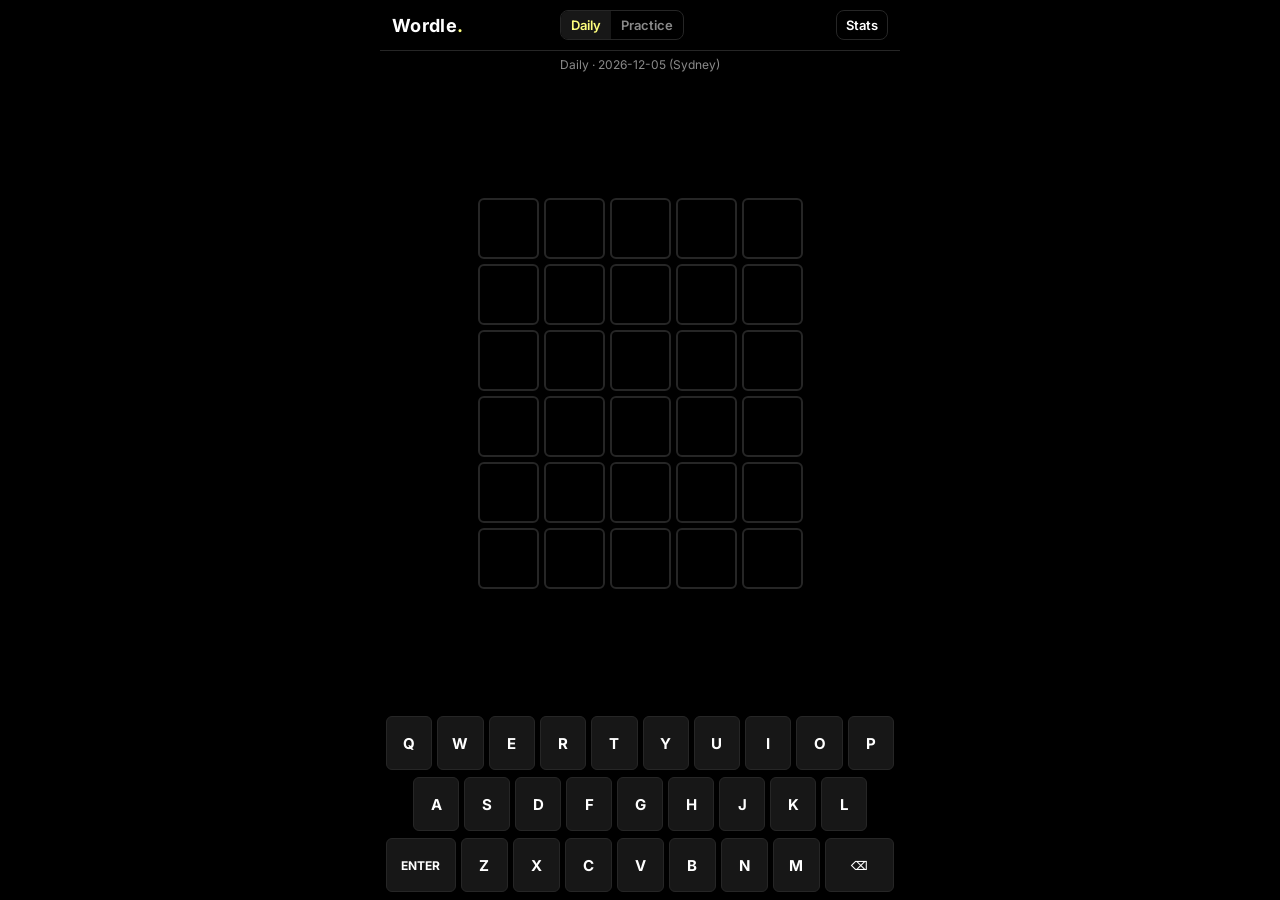
<file: wordle.html>
<!doctype html>
<html lang="en">
<head>
<meta charset="utf-8">
<meta name="viewport" content="width=device-width, initial-scale=1, viewport-fit=cover, user-scalable=no">
<title>Wordle · Offsuit</title>
<style>
  @font-face{font-family:"Inter";font-style:normal;font-weight:100 900;font-display:swap;src:url("fonts/inter-latin.woff2") format("woff2")}
  :root{--bg:#000;--panel:#171717;--border:#262626;--text:#fff;--muted:#8A8A8A;--accent:#FFFF7D;--green:#4E9A5A;--yellow:#C9B458;--grey:#3A3A3C}
  *{box-sizing:border-box;-webkit-tap-highlight-color:transparent}
  html,body{height:100%;margin:0;overflow:hidden;overscroll-behavior:none}
  body{background:var(--bg);color:var(--text);font-family:Inter,system-ui,-apple-system,"Segoe UI",Roboto,sans-serif;display:flex;flex-direction:column;align-items:center;user-select:none;-webkit-user-select:none;touch-action:manipulation}
  header{width:100%;max-width:520px;display:flex;align-items:center;justify-content:space-between;gap:8px;padding:10px 12px;border-bottom:1px solid var(--border)}
  h1{font-size:18px;margin:0;font-weight:700;letter-spacing:.02em}
  h1 span{color:var(--accent)}
  .seg{display:flex;border:1px solid var(--border);border-radius:8px;overflow:hidden}
  .seg button{background:none;border:0;color:var(--muted);font:inherit;font-size:13px;font-weight:600;padding:6px 10px;cursor:pointer}
  .seg button.on{background:var(--panel);color:var(--accent)}
  .icons{display:flex;gap:6px}
  .ib{background:none;border:1px solid var(--border);color:var(--text);border-radius:8px;font:inherit;font-size:13px;font-weight:600;padding:6px 9px;cursor:pointer}
  .ib:hover{border-color:#3a3a3a}
  .sub{color:var(--muted);font-size:12px;height:18px;margin-top:6px}
  #board{flex:1;min-height:0;display:flex;align-items:center;justify-content:center;width:100%;padding:6px}
  .grid{display:grid;grid-template-rows:repeat(6,1fr);gap:5px;height:min(100%,calc((100vw - 24px) * 1.2));max-height:390px;aspect-ratio:5/6}
  .row{display:grid;grid-template-columns:repeat(5,1fr);gap:5px}
  .row.shake{animation:shake .45s}
  @keyframes shake{10%,90%{transform:translateX(-2px)}20%,80%{transform:translateX(4px)}30%,50%,70%{transform:translateX(-7px)}40%,60%{transform:translateX(7px)}}
  .tile{display:flex;align-items:center;justify-content:center;border:2px solid var(--border);border-radius:6px;font-weight:700;font-size:clamp(18px,6.5vw,30px);text-transform:uppercase;background:#000;aspect-ratio:1}
  .tile.filled{border-color:#4a4a4a;animation:pop .1s}
  @keyframes pop{50%{transform:scale(1.08)}}
  .tile.correct,.tile.present,.tile.absent{border-color:transparent;animation:flip .5s ease both}
  .tile.correct{background:var(--green)}
  .tile.present{background:var(--yellow);color:#000}
  .tile.absent{background:var(--grey)}
  @keyframes flip{0%{transform:rotateX(0)}50%{transform:rotateX(90deg)}100%{transform:rotateX(0)}}
  .tile.win{animation:bounce .5s ease}
  @keyframes bounce{40%{transform:translateY(-14px)}}
  #kb{width:100%;max-width:520px;padding:6px 6px calc(8px + env(safe-area-inset-bottom));display:flex;flex-direction:column;gap:7px}
  .kr{display:flex;gap:5px;justify-content:center}
  .key{flex:1;min-width:0;height:54px;border:0;border-radius:6px;background:var(--panel);border:1px solid var(--border);color:var(--text);font:inherit;font-weight:700;font-size:15px;text-transform:uppercase;cursor:pointer;display:flex;align-items:center;justify-content:center;padding:0}
  .key.wide{flex:1.5;font-size:12px}
  .key:active{filter:brightness(1.4)}
  .key.correct{background:var(--green);border-color:var(--green)}
  .key.present{background:var(--yellow);border-color:var(--yellow);color:#000}
  .key.absent{background:#111;color:#555;border-color:#1c1c1c}
  .spacer{flex:.5}
  #toast{position:fixed;top:64px;left:50%;transform:translateX(-50%);background:var(--accent);color:#000;font-weight:700;font-size:14px;padding:10px 14px;border-radius:8px;opacity:0;pointer-events:none;transition:opacity .2s;z-index:10;white-space:nowrap}
  #toast.on{opacity:1}
  #modal{position:fixed;inset:0;background:rgba(0,0,0,.7);display:none;align-items:center;justify-content:center;z-index:20;padding:16px}
  #modal.on{display:flex}
  .card{background:var(--panel);border:1px solid var(--border);border-radius:14px;padding:20px;width:100%;max-width:360px;position:relative}
  .card h2{margin:0 0 12px;font-size:16px;letter-spacing:.06em;text-transform:uppercase}
  .close{position:absolute;top:10px;right:10px}
  .stats{display:grid;grid-template-columns:repeat(4,1fr);gap:6px;text-align:center;margin-bottom:16px}
  .stats b{display:block;font-size:26px}
  .stats span{font-size:11px;color:var(--muted)}
  .dist{display:flex;flex-direction:column;gap:4px;margin-bottom:16px}
  .bar{display:flex;align-items:center;gap:6px;font-size:13px}
  .bar i{font-style:normal;background:var(--grey);color:#fff;padding:2px 6px;border-radius:3px;min-width:22px;text-align:right;font-size:12px;font-weight:700}
  .bar i.hl{background:var(--accent);color:#000}
  .actions{display:flex;gap:8px}
  .btn{flex:1;background:var(--accent);color:#000;border:0;border-radius:8px;padding:12px;font:inherit;font-weight:700;cursor:pointer}
  .btn.alt{background:none;color:var(--text);border:1px solid var(--border)}
  .answer{color:var(--muted);font-size:13px;margin-bottom:12px}
  .answer b{color:var(--accent);letter-spacing:.1em}
  .muted{color:var(--muted);font-size:12px;margin-top:10px}
</style>
</head>
<body>
<header>
  <h1>Wordle<span>.</span></h1>
  <div class="seg"><button id="mDaily" class="on" type="button">Daily</button><button id="mPractice" type="button">Practice</button></div>
  <div class="icons"><button class="ib" id="newBtn" type="button" title="New practice game">New</button><button class="ib" id="statsBtn" type="button" title="Statistics">Stats</button></div>
</header>
<div class="sub" id="sub"></div>
<div id="board"><div class="grid" id="grid"></div></div>
<div id="kb"></div>
<div id="toast"></div>
<div id="modal"><div class="card">
  <button class="ib close" id="closeModal" type="button">✕</button>
  <h2 id="mTitle">Statistics</h2>
  <div class="answer" id="mAnswer"></div>
  <div class="stats" id="mStats"></div>
  <div class="dist" id="mDist"></div>
  <div class="actions"><button class="btn" id="shareBtn" type="button">Copy result</button><button class="btn alt" id="mNew" type="button">Practice game</button></div>
  <div class="actions" style="margin-top:8px"><button class="btn alt" id="roomShare" type="button" style="display:none">💬 Share to room</button></div>
  <div class="muted" id="mNext"></div>
</div></div>
<script>
const ANSWERS="[base64]";
const VALID="[base64]";
(() => {
  "use strict";
  const $ = id => document.getElementById(id);
  const ans = []; for (let i = 0; i < ANSWERS.length; i += 5) ans.push(ANSWERS.slice(i, i + 5));
  const valid = new Set(); for (let i = 0; i < VALID.length; i += 5) valid.add(VALID.slice(i, i + 5));
  ans.forEach(w => valid.add(w));
  const ROWS = 6, COLS = 5;
  const LS = k => 'wordle-' + k;
  const load = (k, d) => { try { const v = JSON.parse(localStorage.getItem(LS(k))); return v == null ? d : v; } catch { return d; } };
  const save = (k, v) => { try { localStorage.setItem(LS(k), JSON.stringify(v)); } catch {} };

  // Sydney date -> daily word
  const sydDate = (d = new Date()) => new Intl.DateTimeFormat('en-CA', { timeZone: 'Australia/Sydney', year: 'numeric', month: '2-digit', day: '2-digit' }).format(d);
  const dayNum = s => Math.round(Date.UTC(+s.slice(0, 4), +s.slice(5, 7) - 1, +s.slice(8, 10)) / 864e5) - Math.round(Date.UTC(2026, 0, 1) / 864e5);
  const dailyWord = s => ans[((dayNum(s) % ans.length) + ans.length) % ans.length];

  let mode = 'daily', answer, guesses = [], cur = '', over = false, won = false, today, busy = false;

  // ---- board & keyboard ----
  const grid = $('grid');
  for (let r = 0; r < ROWS; r++) { const row = document.createElement('div'); row.className = 'row'; for (let c = 0; c < COLS; c++) { const t = document.createElement('div'); t.className = 'tile'; row.appendChild(t); } grid.appendChild(row); }
  const rowsEl = [...grid.children];
  const KEYS = ['qwertyuiop', 'asdfghjkl', '+zxcvbnm-'];
  const keyEls = {};
  KEYS.forEach((r, i) => {
    const kr = document.createElement('div'); kr.className = 'kr';
    if (i === 1) { const s = document.createElement('div'); s.className = 'spacer'; kr.appendChild(s); }
    for (const ch of r) {
      const k = document.createElement('button'); k.type = 'button'; k.className = 'key';
      if (ch === '+') { k.textContent = 'Enter'; k.classList.add('wide'); k.dataset.key = 'Enter'; }
      else if (ch === '-') { k.textContent = '⌫'; k.classList.add('wide'); k.dataset.key = 'Backspace'; k.setAttribute('aria-label', 'Backspace'); }
      else { k.textContent = ch; k.dataset.key = ch; keyEls[ch] = k; }
      kr.appendChild(k);
    }
    if (i === 1) { const s = document.createElement('div'); s.className = 'spacer'; kr.appendChild(s); }
    $('kb').appendChild(kr);
  });
  $('kb').addEventListener('click', e => { const k = e.target.closest('.key'); if (k) { press(k.dataset.key); k.blur(); } });
  document.addEventListener('keydown', e => {
    if (e.ctrlKey || e.metaKey || e.altKey) return;
    if ($('modal').classList.contains('on')) { if (e.key === 'Escape') closeModal(); return; }
    if (e.key === 'Enter' || e.key === 'Backspace' || /^[a-zA-Z]$/.test(e.key)) { e.preventDefault(); press(e.key.length === 1 ? e.key.toLowerCase() : e.key); }
  });

  let toastT;
  function toast(msg, ms = 1400) { const t = $('toast'); t.textContent = msg; t.classList.add('on'); clearTimeout(toastT); toastT = setTimeout(() => t.classList.remove('on'), ms); }

  function score(guess, target) {
    const res = Array(COLS).fill('absent'), left = {};
    for (let i = 0; i < COLS; i++) { if (guess[i] === target[i]) res[i] = 'correct'; else left[target[i]] = (left[target[i]] || 0) + 1; }
    for (let i = 0; i < COLS; i++) if (res[i] !== 'correct' && left[guess[i]]) { res[i] = 'present'; left[guess[i]]--; }
    return res;
  }
  const RANK = { absent: 1, present: 2, correct: 3 };
  function paintKeys() {
    Object.values(keyEls).forEach(k => k.classList.remove('correct', 'present', 'absent'));
    const best = {};
    guesses.forEach(g => score(g, answer).forEach((s, i) => { if (!best[g[i]] || RANK[s] > RANK[best[g[i]]]) best[g[i]] = s; }));
    Object.entries(best).forEach(([ch, s]) => keyEls[ch] && keyEls[ch].classList.add(s));
  }
  function renderRow(r, word, states, animate) {
    const tiles = rowsEl[r].children;
    for (let c = 0; c < COLS; c++) {
      const t = tiles[c]; t.textContent = word[c] || ''; t.className = 'tile' + (word[c] ? ' filled' : '');
      if (states) { if (animate) { t.style.animationDelay = (c * 0.25) + 's'; } else t.style.animationDelay = '0s'; t.classList.add(states[c]); t.dataset.state = states[c]; }
      else { t.style.animationDelay = ''; delete t.dataset.state; }
    }
  }
  function renderAll() {
    for (let r = 0; r < ROWS; r++) {
      if (r < guesses.length) renderRow(r, guesses[r], score(guesses[r], answer), false);
      else renderRow(r, r === guesses.length ? cur : '', null);
    }
    paintKeys();
    $('sub').textContent = mode === 'daily' ? 'Daily · ' + today + ' (Sydney)' : 'Practice · unlimited games';
    $('newBtn').style.visibility = mode === 'practice' ? 'visible' : 'hidden';
    $('mDaily').classList.toggle('on', mode === 'daily'); $('mPractice').classList.toggle('on', mode === 'practice');
  }

  function press(k) {
    if (over || busy) return;
    if (k === 'Backspace') { cur = cur.slice(0, -1); renderRow(guesses.length, cur, null); return; }
    if (k === 'Enter') return submit();
    if (/^[a-z]$/.test(k) && cur.length < COLS) { cur += k; renderRow(guesses.length, cur, null); }
  }
  function shake(msg) { const row = rowsEl[guesses.length]; row.classList.remove('shake'); void row.offsetWidth; row.classList.add('shake'); toast(msg); }
  function submit() {
    if (cur.length < COLS) return shake('Not enough letters');
    if (!valid.has(cur)) return shake('Not in word list');
    const g = cur; guesses.push(g); cur = '';
    const states = score(g, answer);
    renderRow(guesses.length - 1, g, states, true);
    busy = true;
    won = g === answer; over = won || guesses.length >= ROWS;
    if (over && mode === 'daily') recordStats(); // count it now, together with the saved guesses (not after the animation)
    persist();
    setTimeout(() => {
      busy = false; paintKeys();
      if (won) { [...rowsEl[guesses.length - 1].children].forEach((t, i) => { t.style.animationDelay = (i * 0.08) + 's'; t.classList.add('win'); }); toast(['Genius', 'Magnificent', 'Impressive', 'Splendid', 'Great', 'Phew'][guesses.length - 1]); }
      else if (over) toast(answer.toUpperCase(), 2500);
      if (over) setTimeout(() => openModal(), won ? 1500 : 1800);
    }, COLS * 250 + 300);
  }

  // ---- persistence / stats ----
  const embedded = window.parent !== window;
  const ping = () => { if (embedded) try { parent.postMessage({ type: 'offsuit-stats', game: 'wordle' }, location.origin); } catch {} };
  function persist() {
    if (mode !== 'daily') return;
    save('daily', { date: today, guesses });
    save('last', { date: today, rows: guesses.map(g => score(g, answer).map(s => s[0]).join('')), n: guesses.length, won, over });
    ping();
  }
  function recordStats() {
    const s = Object.assign({ played: 0, wins: 0, streak: 0, maxStreak: 0, dist: [0, 0, 0, 0, 0, 0], last: null, lastWin: null }, load('stats', null) || {});
    if (!Array.isArray(s.dist) || s.dist.length !== 6) s.dist = [0, 0, 0, 0, 0, 0];
    if (s.last === today) return; // already counted
    s.played++; s.last = today;
    if (won) {
      const y = sydDate(new Date(Date.UTC(+today.slice(0, 4), +today.slice(5, 7) - 1, +today.slice(8, 10)) - 864e5 + 12 * 36e5));
      s.streak = s.lastWin === y ? s.streak + 1 : 1; s.lastWin = today; s.wins++; s.dist[guesses.length - 1]++;
      s.maxStreak = Math.max(s.maxStreak, s.streak);
    } else s.streak = 0;
    save('stats', s);
  }
  function shareText() {
    const head = 'Wordle (Offsuit) ' + (mode === 'daily' ? today : 'practice') + ' ' + (won ? guesses.length : 'X') + '/6';
    const em = { correct: '🟩', present: '🟨', absent: '⬛' };
    return head + '\n\n' + guesses.map(g => score(g, answer).map(s => em[s]).join('')).join('\n');
  }
  async function share() {
    const text = shareText();
    try { await navigator.clipboard.writeText(text); toast('Copied result to clipboard'); return; } catch {}
    const ta = document.createElement('textarea'); ta.value = text; document.body.appendChild(ta); ta.select();
    try { document.execCommand('copy'); toast('Copied result to clipboard'); } catch { toast('Copy failed'); } ta.remove();
  }
  function openModal() {
    const s = load('stats', { played: 0, wins: 0, streak: 0, maxStreak: 0, dist: [0, 0, 0, 0, 0, 0] });
    $('mTitle').textContent = over ? (won ? 'You got it' : 'Next time') : 'Statistics';
    $('mAnswer').innerHTML = over ? 'The word was <b>' + answer.toUpperCase() + '</b>' : '';
    $('mStats').innerHTML = [[s.played, 'Played'], [s.played ? Math.round(s.wins / s.played * 100) : 0, 'Win %'], [s.streak, 'Streak'], [s.maxStreak, 'Max streak']].map(([v, l]) => '<div><b>' + v + '</b><span>' + l + '</span></div>').join('');
    const mx = Math.max(1, ...s.dist);
    $('mDist').innerHTML = s.dist.map((v, i) => '<div class="bar">' + (i + 1) + '<i class="' + (over && won && mode === 'daily' && guesses.length === i + 1 ? 'hl' : '') + '" style="width:' + Math.max(8, v / mx * 100) + '%">' + v + '</i></div>').join('');
    $('shareBtn').style.display = over ? '' : 'none';
    $('mNext').textContent = 'Daily stats only. A new daily word arrives at midnight Sydney time.';
    $('modal').classList.add('on');
  }
  function closeModal() { $('modal').classList.remove('on'); }

  // ---- modes ----
  function startDaily() {
    mode = 'daily'; today = sydDate(); answer = dailyWord(today);
    const st = load('daily', null);
    guesses = st && st.date === today && Array.isArray(st.guesses) ? st.guesses.filter(g => typeof g === 'string' && g.length === 5).slice(0, 6) : [];
    cur = ''; won = guesses.includes(answer); over = won || guesses.length >= ROWS;
    if (over) recordStats(); // repair: a finished daily restored from storage must be counted (no-op if it already was)
    renderAll(); persist();
  }
  function startPractice(word) {
    mode = 'practice'; today = sydDate();
    answer = word && ans.includes(word) ? word : ans[Math.floor(Math.random() * ans.length)];
    guesses = []; cur = ''; over = won = false; renderAll();
  }
  $('mDaily').addEventListener('click', e => { e.currentTarget.blur(); startDaily(); });
  $('mPractice').addEventListener('click', e => { e.currentTarget.blur(); startPractice(); });
  $('newBtn').addEventListener('click', e => { e.currentTarget.blur(); startPractice(); });
  $('statsBtn').addEventListener('click', e => { e.currentTarget.blur(); openModal(); });
  $('closeModal').addEventListener('click', closeModal);
  $('modal').addEventListener('click', e => { if (e.target.id === 'modal') closeModal(); });
  $('shareBtn').addEventListener('click', share);
  $('mNew').addEventListener('click', () => { closeModal(); startPractice(); });
  if (embedded) $('roomShare').style.display = '';
  $('roomShare').addEventListener('click', () => { try { parent.postMessage({ type: 'offsuit-share', game: 'wordle' }, location.origin); } catch {} closeModal(); });

  // test/debug hook: practice with a fixed word via #practice=<word>
  const m = location.hash.match(/practice=([a-z]{5})/);
  if (m) startPractice(m[1]); else startDaily();
  window.addEventListener('hashchange', () => { const h = location.hash.match(/practice=([a-z]{5})/); if (h) startPractice(h[1]); });
  window.wordleState = () => ({ mode, guesses: guesses.slice(), over, won, answerLength: answer.length });
})();
</script>
</body>
</html>
</file>
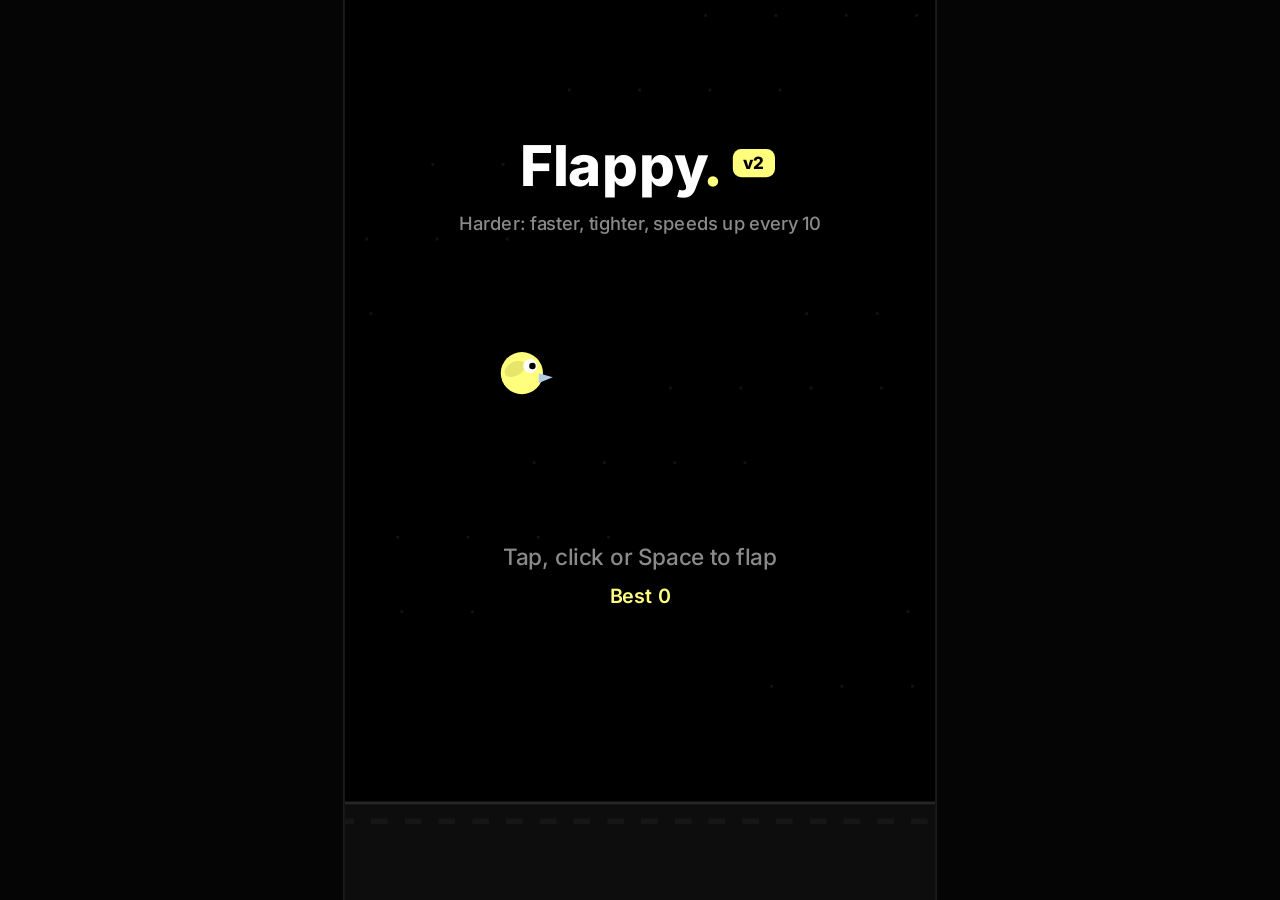
<file: app/flappy.html>
<!doctype html>
<html lang="en">
<head>
<meta charset="utf-8">
<meta name="viewport" content="width=device-width, initial-scale=1, viewport-fit=cover, user-scalable=no">
<title>Flappy · ChatHouse</title>
<style>
  @font-face{font-family:"Inter";font-style:normal;font-weight:100 900;font-display:swap;src:url("../fonts/inter-latin.woff2") format("woff2")}
  *{box-sizing:border-box;-webkit-tap-highlight-color:transparent}
  html,body{height:100%;margin:0;overflow:hidden;overscroll-behavior:none;background:#000;touch-action:none;user-select:none;-webkit-user-select:none;-webkit-touch-callout:none}
  canvas{display:block;width:100%;height:100%;touch-action:none}
  #share{position:fixed;left:50%;bottom:calc(96px + env(safe-area-inset-bottom));transform:translateX(-50%);display:none;background:#171717;color:#fff;border:1px solid #FFFF7D;border-radius:10px;padding:11px 16px;font:600 14px Inter,system-ui,sans-serif;cursor:pointer;touch-action:manipulation}
  #share.on{display:block}
</style>
</head>
<body>
<canvas id="c"></canvas>
<button id="share" type="button">💬 Share to room</button>
<script>
(() => {
  "use strict";
  const C = { bg: '#000', panel: '#171717', border: '#262626', text: '#FFFFFF', muted: '#8A8A8A', accent: '#FFFF7D', soft: '#B5CBE3' };
  const FONT = 'Inter, system-ui, -apple-system, "Segoe UI", Roboto, sans-serif';
  const cv = document.getElementById('c'), ctx = cv.getContext('2d');
  // v2 rules. World is 640 units tall; the playfield is scaled by height and its width is capped,
  // so wide/landscape screens don't see further ahead (no easier there).
  const WH = 640, GROUND = 70, BIRD_X_FR = 0.3, R = 15, MAX_W = 420;
  const GRAV = 1650, FLAP = -445, PIPE_W = 64, SPACING = 220;
  // Difficulty by score: every 10 points is a new level.
  function diffAt(sc) {
    const lv = Math.floor(Math.max(0, sc) / 10);
    return {
      level: lv,
      speed: Math.min(245, 185 + 12 * lv),            // pipe speed (world units/s): 185 → 245 max (level 6+)
      gap: Math.max(124, 150 - 6 * lv),                // gap height: 150 → 124 min (level 6+, bird is 30 tall)
      swing: Math.min(160, 110 + 25 * lv),             // max height change between consecutive gaps: 110 → 160
      move: lv >= 3 ? Math.min(26, 14 + 4 * (lv - 3)) : 0, // from 30 points: about half the gaps drift up/down by ±14 → ±26
    };
  }
  let W = 360, OX = 0, scale = 1, dpr = 1, SPEED = 185;
  const KEY = k => 'flappy2-' + k; // v2 storage; the old 'flappy-best' is kept as the classic best
  const classicBest = +(localStorage.getItem('flappy-best') || 0);
  let state = 'ready', bird, pipes, score, best = +(localStorage.getItem(KEY('best')) || 0), t = 0, overAt = 0, groundX = 0, last = 0, flashA = 0, newBest = false, debugRun = false;

  function resize() {
    dpr = Math.min(window.devicePixelRatio || 1, 3);
    const w = window.innerWidth, h = window.innerHeight;
    cv.width = Math.round(w * dpr); cv.height = Math.round(h * dpr);
    scale = h / WH; const full = w / scale; W = Math.min(full, MAX_W); OX = (full - W) / 2;
  }
  window.addEventListener('resize', resize); resize();

  function reset() {
    bird = { x: W * BIRD_X_FR, y: WH * 0.42, vy: 0, rot: 0 };
    pipes = []; score = 0; newBest = false; debugRun = false; SPEED = diffAt(0).speed;
  }
  reset();
  function addPipe(x) {
    const d = diffAt(score), gap = d.gap, amp = d.move && Math.random() < 0.5 ? d.move : 0;
    const minTop = 60 + amp, maxTop = WH - GROUND - gap - 60 - amp;
    const prev = pipes[pipes.length - 1];
    let lo = minTop, hi = maxTop;
    if (prev) { const c = prev.base; lo = Math.max(minTop, c - d.swing); hi = Math.min(maxTop, c + d.swing); }
    const base = lo + Math.random() * Math.max(0, hi - lo);
    pipes.push({ x, base, top: base, gap, amp, ph: Math.random() * Math.PI * 2, passed: false });
  }
  function flap() {
    if (state === 'ready') { state = 'play'; reset(); addPipe(W + 60); }
    if (state === 'paused') { state = 'play'; last = performance.now(); }
    if (state === 'play') { bird.vy = FLAP; return; }
    if (state === 'over' && performance.now() - overAt > 600) { state = 'ready'; reset(); }
  }
  cv.addEventListener('pointerdown', e => { e.preventDefault(); flap(); });
  window.addEventListener('keydown', e => {
    if (e.code === 'Space' || e.code === 'ArrowUp' || e.code === 'KeyW' || e.code === 'Enter') { e.preventDefault(); if (!e.repeat) flap(); }
    if (e.code === 'KeyP' || e.code === 'Escape') pause();
  });
  ['touchstart', 'touchmove', 'gesturestart'].forEach(ev => document.addEventListener(ev, e => e.preventDefault(), { passive: false }));
  function pause() { if (state === 'play') state = 'paused'; }
  document.addEventListener('visibilitychange', () => { if (document.hidden) pause(); });
  window.addEventListener('blur', pause);
  window.addEventListener('message', e => { if (e.data && e.data.type === 'pause') pause(); });

  const embedded = window.parent !== window;
  const shareBtn = document.getElementById('share');
  shareBtn.addEventListener('pointerdown', e => e.stopPropagation());
  shareBtn.addEventListener('click', () => { try { parent.postMessage({ type: 'chathouse-share', game: 'flappy' }, location.origin); } catch {} shareBtn.textContent = 'Shared ✓'; setTimeout(() => shareBtn.textContent = '💬 Share to room', 1500); });
  function die() {
    if (state !== 'play') return;
    state = 'over'; overAt = performance.now(); flashA = 0.6;
    if (debugRun) return; // debug-hook runs never count
    if (score > best) { best = score; newBest = true; try { localStorage.setItem(KEY('best'), best); } catch {} }
    try { localStorage.setItem(KEY('last'), score); localStorage.setItem(KEY('games'), (+localStorage.getItem(KEY('games')) || 0) + 1); } catch {}
    if (embedded) try { parent.postMessage({ type: 'chathouse-stats', game: 'flappy', newBest }, location.origin); } catch {}
  }

  function update(dt) {
    t += dt;
    if (state !== 'paused' && state !== 'over') groundX = (groundX - SPEED * dt) % 24;
    if (state === 'ready') { bird.x = W * BIRD_X_FR; bird.y = WH * 0.42 + Math.sin(t * 3) * 8; bird.rot = 0; return; }
    if (state === 'paused') return;
    if (state === 'over') { // fall to the ground
      if (bird.y < WH - GROUND - R) { bird.vy += GRAV * dt; bird.y = Math.min(WH - GROUND - R, bird.y + bird.vy * dt); bird.rot = Math.min(1.4, bird.rot + 4 * dt); }
      return;
    }
    SPEED = diffAt(score).speed;
    bird.vy += GRAV * dt; bird.y += bird.vy * dt;
    bird.rot = Math.max(-0.45, Math.min(1.3, bird.vy / 600));
    if (bird.y < R) { bird.y = R; bird.vy = 0; }
    for (const p of pipes) {
      p.x -= SPEED * dt;
      if (p.amp) p.top = p.base + Math.sin(t * 1.1 + p.ph) * p.amp;
      if (!p.passed && p.x + PIPE_W < bird.x - R) { p.passed = true; score++; }
      const hitX = bird.x + R * 0.8 > p.x && bird.x - R * 0.8 < p.x + PIPE_W;
      if (hitX && (bird.y - R * 0.8 < p.top || bird.y + R * 0.8 > p.top + p.gap)) die();
    }
    if (pipes.length && pipes[0].x < -PIPE_W - 10) pipes.shift();
    const lastP = pipes[pipes.length - 1];
    if (!lastP || lastP.x < W - SPACING) addPipe((lastP ? lastP.x : W) + SPACING);
    if (bird.y + R >= WH - GROUND) { bird.y = WH - GROUND - R; die(); }
  }

  function rr(x, y, w, h, r) { ctx.beginPath(); ctx.moveTo(x + r, y); ctx.arcTo(x + w, y, x + w, y + h, r); ctx.arcTo(x + w, y + h, x, y + h, r); ctx.arcTo(x, y + h, x, y, r); ctx.arcTo(x, y, x + w, y, r); ctx.closePath(); }
  function text(s, x, y, size, color, weight = 700, align = 'center') { ctx.font = weight + ' ' + size + 'px ' + FONT; ctx.fillStyle = color; ctx.textAlign = align; ctx.textBaseline = 'middle'; ctx.fillText(s, x, y); }

  function draw() {
    ctx.setTransform(1, 0, 0, 1, 0, 0); ctx.fillStyle = '#050505'; ctx.fillRect(0, 0, cv.width, cv.height);
    ctx.setTransform(dpr * scale, 0, 0, dpr * scale, dpr * scale * OX, 0);
    if (OX > 1) { ctx.fillStyle = C.border; ctx.fillRect(-1, 0, 1, WH); ctx.fillRect(W, 0, 1, WH); }
    ctx.save(); ctx.beginPath(); ctx.rect(0, 0, W, WH); ctx.clip();
    ctx.fillStyle = C.bg; ctx.fillRect(0, 0, W, WH);
    // faint stars / dots for depth
    ctx.fillStyle = '#121212';
    for (let i = 0; i < 40; i++) { const sx = ((i * 97 + (t * 12)) % (W + 40)); ctx.fillRect(W - sx, (i * 53) % (WH - GROUND - 40) + 10, 2, 2); }
    // pipes
    for (const p of pipes) {
      for (const [y, h, capY] of [[-10, p.top + 10, p.top - 18], [p.top + p.gap, WH - GROUND - p.top - p.gap, p.top + p.gap]]) {
        rr(p.x, y, PIPE_W, h, 8); ctx.fillStyle = C.panel; ctx.fill(); ctx.strokeStyle = C.border; ctx.lineWidth = 2; ctx.stroke();
        rr(p.x - 5, capY, PIPE_W + 10, 18, 6); ctx.fillStyle = '#1f1f1f'; ctx.fill(); ctx.strokeStyle = C.accent; ctx.lineWidth = 1.5; ctx.stroke();
      }
    }
    // ground
    ctx.fillStyle = '#0d0d0d'; ctx.fillRect(0, WH - GROUND, W, GROUND);
    ctx.fillStyle = C.border; ctx.fillRect(0, WH - GROUND, W, 2);
    ctx.fillStyle = '#161616'; for (let x = groundX; x < W; x += 24) ctx.fillRect(x, WH - GROUND + 12, 12, 4);
    // bird: round accent body, wing, eye, beak
    ctx.save(); ctx.translate(bird.x, bird.y); ctx.rotate(bird.rot);
    ctx.beginPath(); ctx.arc(0, 0, R, 0, Math.PI * 2); ctx.fillStyle = C.accent; ctx.fill();
    const flapUp = state === 'play' && bird.vy < 0 || state === 'ready' && Math.sin(t * 12) > 0;
    ctx.beginPath(); ctx.ellipse(-5, flapUp ? -3 : 4, 8, 5, flapUp ? -0.5 : 0.4, 0, Math.PI * 2); ctx.fillStyle = '#E6E66A'; ctx.fill();
    ctx.beginPath(); ctx.arc(6, -5, 5, 0, Math.PI * 2); ctx.fillStyle = '#fff'; ctx.fill();
    ctx.beginPath(); ctx.arc(7.5, -5, 2.3, 0, Math.PI * 2); ctx.fillStyle = '#000'; ctx.fill();
    ctx.beginPath(); ctx.moveTo(12, 0); ctx.lineTo(22, 3); ctx.lineTo(12, 7); ctx.closePath(); ctx.fillStyle = C.soft; ctx.fill();
    ctx.restore();
    // HUD
    if (state === 'play' || state === 'paused') { text(String(score), W / 2, 70, 52, C.text, 800); const lv = diffAt(score).level; if (lv) text('Level ' + (lv + 1), W / 2, 108, 12, C.muted, 600); }
    if (state === 'ready') {
      text('Flappy', W / 2 - 18, 120, 40, C.text, 800); text('.', W / 2 + 52, 120, 40, C.accent, 800);
      rr(W / 2 + 66, 106, 30, 20, 6); ctx.fillStyle = C.accent; ctx.fill(); text('v2', W / 2 + 81, 116.5, 12, '#000', 800);
      text('Harder: faster, tighter, speeds up every 10', W / 2, 160, 13, C.muted, 500);
      text('Tap, click or Space to flap', W / 2, WH * 0.62, 16, C.muted, 500);
      text('Best ' + best, W / 2, WH * 0.62 + 28, 14, C.accent, 600);
      if (classicBest) text('Classic best ' + classicBest + ' (easier rules)', W / 2, WH * 0.62 + 50, 12, C.muted, 500);
    }
    if (state === 'paused') { text('Paused', W / 2, WH * 0.4, 28, C.text, 800); text('Tap to continue', W / 2, WH * 0.4 + 34, 15, C.muted, 500); }
    if (state === 'over') {
      const cw = Math.min(260, W - 40), ch = 170, cx = W / 2 - cw / 2, cy = WH * 0.28;
      rr(cx, cy, cw, ch, 16); ctx.fillStyle = C.panel; ctx.fill(); ctx.strokeStyle = C.border; ctx.lineWidth = 1.5; ctx.stroke();
      text('Game over', W / 2, cy + 30, 22, C.text, 800);
      text('Score', W / 2 - cw / 4, cy + 66, 12, C.muted, 600); text(String(score), W / 2 - cw / 4, cy + 96, 32, C.text, 800);
      text('Best', W / 2 + cw / 4, cy + 66, 12, C.muted, 600); text(String(best), W / 2 + cw / 4, cy + 96, 32, C.accent, 800);
      if (newBest) text('New best!', W / 2, cy + 132, 13, C.accent, 700);
      else text('v2 · level ' + (diffAt(score).level + 1), W / 2, cy + 132, 12, C.muted, 600);
      if (performance.now() - overAt > 600) text('Tap to play again', W / 2, cy + ch + 28, 15, C.muted, 500);
    }
    if (flashA > 0) { ctx.fillStyle = 'rgba(255,255,255,' + flashA + ')'; ctx.fillRect(0, 0, W, WH); }
    ctx.restore();
  }

  function frame(now) {
    const dt = Math.min(0.033, Math.max(0, (now - (last || now)) / 1000)); last = now;
    update(dt); flashA = Math.max(0, flashA - dt * 2.5); draw();
    shareBtn.classList.toggle('on', embedded && (state === 'over' && now - overAt > 600 || state === 'ready' && best > 0));
    requestAnimationFrame(frame);
  }
  requestAnimationFrame(frame);
  // read-only hook for automated tests
  window.flappyState = () => {
    const next = pipes.find(p => p.x + PIPE_W > bird.x - R);
    const d = diffAt(score);
    return { v: 2, state, score, best, classicBest, y: Math.round(bird.y), vy: Math.round(bird.vy), pipes: pipes.length, gapTop: next ? Math.round(next.top) : null, gap: next ? next.gap : d.gap, nextX: next ? Math.round(next.x - bird.x) : null,
      level: d.level, speed: SPEED, nextGap: d.gap, swing: d.swing, move: d.move, moving: pipes.filter(p => p.amp).length, viewW: Math.round(W) };
  };
  window.flappyDiff = diffAt;
  // debug hook (only with #debug in this frame's URL): jump the score to test difficulty; such runs are never saved
  window.flappyDebug = { setScore(n) { if (!/debug/.test(location.hash) || state !== 'play') return false; score = Math.max(0, n | 0); debugRun = true; return true; } };
})();
</script>
</body>
</html>
</file>
<file: app/app.css>
@font-face{font-family:"Inter";font-style:normal;font-weight:100 900;font-display:swap;src:url("../fonts/inter-latin.woff2") format("woff2")}
:root{--bg:#000;--panel:#171717;--border:#262626;--text:#fff;--muted:#8A8A8A;--accent:#FFFF7D;--green:#4E9A5A;--yellow:#C9B458;--grey:#3A3A3C;
  --sat:env(safe-area-inset-top,0px);--sab:env(safe-area-inset-bottom,0px)}
*{box-sizing:border-box;-webkit-tap-highlight-color:transparent}
html,body{height:100%;margin:0;background:var(--bg);overscroll-behavior:none}
body{color:var(--text);font:15px/1.4 Inter,system-ui,-apple-system,"Segoe UI",Roboto,sans-serif;-webkit-font-smoothing:antialiased;overflow:hidden}
button{font:inherit;cursor:pointer}
input{width:100%;background:#000;color:var(--text);border:1px solid var(--border);border-radius:10px;padding:12px 13px;font:inherit;font-size:16px;outline:none}
input:focus{border-color:var(--accent)}
label{display:block;font-size:12px;color:var(--muted);margin:12px 0 6px}
h1,h2{margin:0}
h2{font-size:20px;margin:6px 0 4px}
.muted{color:var(--muted)} .small{font-size:12px} .acc{color:var(--accent)}
.empty{color:var(--muted);font-size:13px;padding:6px 2px}
.err{color:#ff8a8a;font-size:13px;min-height:18px;margin-top:8px}

/* phone-width column, centred on desktop */
.app{position:relative;height:100vh;height:100dvh;max-width:480px;margin:0 auto;display:flex;flex-direction:column;background:var(--bg);border-left:1px solid var(--border);border-right:1px solid var(--border)}
@media (max-width:480px){.app{border:0}}
.top{flex:none;display:flex;align-items:center;justify-content:space-between;height:calc(52px + var(--sat));padding:var(--sat) 16px 0;border-bottom:1px solid var(--border)}
.brand{font-weight:700;font-size:17px;letter-spacing:-.01em}
.brand span{color:var(--accent)}
.pv{font-style:normal;font-size:10px;font-weight:700;color:#000;background:var(--accent);border-radius:4px;padding:2px 5px;margin-left:4px;vertical-align:2px;text-transform:uppercase;letter-spacing:.06em}
.status{font-size:12px;color:var(--muted);display:flex;align-items:center;gap:6px}
.status .dot{width:7px;height:7px;border-radius:50%;background:#555}.status .dot.on{background:var(--accent)}
main{flex:1;min-height:0;position:relative}
.view{display:none;position:absolute;inset:0;flex-direction:column;overflow-y:auto}
.view.on{display:flex}
.pad{padding:18px 16px 24px}

.btn{display:inline-flex;align-items:center;justify-content:center;gap:6px;background:var(--accent);color:#000;border:0;border-radius:10px;padding:13px 16px;font-weight:700;font-size:15px}
.btn.alt{background:var(--panel);color:var(--text);border:1px solid var(--border)}
.btn:disabled{opacity:.5}
.btn.full,#hostBtn,#hostGo,#joinGo{width:100%;margin-top:10px}
.chip{background:none;border:1px solid var(--border);color:var(--muted);border-radius:8px;padding:6px 10px;font-size:12px;font-weight:600}
.chip.acc{color:#000;background:var(--accent);border-color:var(--accent)}
.back{background:none;border:0;color:var(--muted);font-weight:600;padding:4px 0;margin-bottom:6px;font-size:15px}
.hero{font-size:28px;line-height:1.15;letter-spacing:-.02em;margin:4px 0 8px}
.joinRow{display:flex;gap:8px;margin-top:10px}
.joinRow .btn{flex:none}
.code{text-transform:uppercase;letter-spacing:.22em;font-weight:700}
.code::placeholder{letter-spacing:.12em;font-weight:500}
.check{display:flex;align-items:center;gap:8px;color:var(--text);font-size:14px;margin:14px 0 2px}
.check input{width:18px;height:18px;accent-color:var(--accent);margin:0}
.sectH{display:flex;justify-content:space-between;align-items:center;font-size:12px;color:var(--muted);text-transform:uppercase;letter-spacing:.06em;margin:22px 0 8px}
.list{display:flex;flex-direction:column;gap:8px}
.item{display:flex;align-items:center;gap:10px;width:100%;text-align:left;background:var(--panel);border:1px solid var(--border);border-radius:12px;padding:11px 12px;color:var(--text)}
.item .av{flex:none;width:36px;height:36px;border-radius:10px;background:#000;border:1px solid var(--border);display:flex;align-items:center;justify-content:center;font-weight:800;color:var(--accent);font-size:14px}
.item .mid{flex:1;min-width:0}
.item .mid b{display:block;font-weight:600;white-space:nowrap;overflow:hidden;text-overflow:ellipsis}
.item .mid > span{display:block;color:var(--muted);font-size:12px;white-space:nowrap;overflow:hidden;text-overflow:ellipsis}
.item .rt{flex:none;color:var(--muted);font-size:11px;text-align:right}
.item.sel{border-color:var(--accent)}
.badge{display:inline-block;font-size:10px;font-weight:800;color:#000;background:var(--accent);border-radius:4px;padding:1px 5px;margin-left:5px;vertical-align:1px;text-transform:uppercase;letter-spacing:.04em}
.bigcode{font-size:40px;font-weight:800;letter-spacing:.18em;text-align:center;background:var(--panel);border:1px solid var(--border);border-radius:14px;padding:18px 0 18px .18em;margin:14px 0}
.row2{display:flex;gap:8px}.row2 .btn{flex:1}
.kv{display:flex;justify-content:space-between;gap:10px;padding:10px 0;border-bottom:1px solid var(--border);font-size:14px}
.kv span{color:var(--muted)} .kv code{color:var(--text);font-size:12px}
.card.soft{background:var(--panel);border:1px solid var(--border);border-radius:12px;padding:12px 14px;margin:16px 0 0}
.card.soft p{margin:6px 0 0}

/* room */
.roomBar{flex:none;display:flex;align-items:center;gap:8px;padding:8px 12px;border-bottom:1px solid var(--border)}
.roomBar .back{margin:0;font-size:26px;line-height:1;padding:0 6px}
.roomBar .rt{flex:1;min-width:0;display:flex;flex-direction:column}
.roomBar .rt b{white-space:nowrap;overflow:hidden;text-overflow:ellipsis}
.msgs{flex:1;min-height:0;overflow-y:auto;padding:14px 12px;display:flex;flex-direction:column;gap:10px}
.msg{max-width:84%;align-self:flex-start}
.msg.me{align-self:flex-end;text-align:right}
.meta{font-size:12px;color:var(--muted);margin-bottom:3px}
.meta b{color:var(--text);font-weight:600}
.msg.me .meta b{color:var(--accent)}
.bubble{display:inline-block;text-align:left;background:var(--panel);border:1px solid var(--border);border-radius:14px;padding:9px 12px;white-space:pre-wrap;overflow-wrap:anywhere}
.msg.me .bubble{background:#1f1f0f;border-color:#3a3a1e}
.sys{align-self:center;color:var(--muted);font-size:12px;text-align:center}
.sys.old{opacity:.7}
.composer{flex:none;display:flex;gap:8px;padding:10px 12px calc(10px + var(--sab));border-top:1px solid var(--border)}
.composer .btn{padding:10px 16px}
.rcard{min-width:210px}
.rcard .h{font-weight:700;margin-bottom:2px}
.rcard .s{color:var(--muted);font-size:12px;margin-bottom:4px}
.rcard .g{white-space:pre;line-height:1.15;font-size:15px;margin:2px 0 6px}
.rcard .kvs{display:flex;gap:14px}
.rcard .kvs div{display:flex;flex-direction:column}
.rcard .kvs b{font-size:16px} .rcard .kvs span{font-size:11px;color:var(--muted)}

/* ad placeholder: fixed spot above the tab bar (no ad code) */
.ad{flex:none;display:flex;justify-content:center;padding:6px 0;border-top:1px solid var(--border);background:#050505}
.ad span{width:320px;height:50px;display:flex;align-items:center;justify-content:center;border:1px dashed #3a3a3a;border-radius:6px;color:#5a5a5a;font-size:12px;letter-spacing:.06em;text-transform:uppercase}
.tabs{flex:none;display:flex;border-top:1px solid var(--border);padding-bottom:var(--sab);background:var(--bg)}
.tabs a{-webkit-touch-callout:none;-webkit-user-select:none;user-select:none;touch-action:none;flex:1;display:flex;flex-direction:column;align-items:center;gap:2px;padding:9px 0 10px;color:var(--muted);text-decoration:none;font-size:12px;font-weight:600}
.tabs a .ic{font-size:18px;line-height:1.1}
.tabs a.on{color:var(--accent)}
body.in-room .tabs,body.in-room .ad{display:none}

/* sheets & toast */
.sheet-bg{position:fixed;inset:0;z-index:40;background:rgba(0,0,0,.65);display:none;align-items:flex-end;justify-content:center}
.sheet-bg.on{display:flex}
.sheet{width:100%;max-width:480px;max-height:88%;overflow-y:auto;background:var(--panel);border:1px solid var(--border);border-radius:16px 16px 0 0;padding:14px 16px calc(18px + var(--sab))}
.sheet-h{display:flex;justify-content:space-between;align-items:center;margin-bottom:10px;font-size:16px}
.sheet .item{background:#000}
#pkPrev{margin-bottom:12px}
.toast{position:fixed;left:50%;transform:translateX(-50%);bottom:calc(150px + var(--sab));z-index:50;display:none;align-items:center;gap:10px;background:var(--panel);border:1px solid var(--accent);border-radius:12px;padding:9px 10px 9px 14px;font-size:14px;max-width:92%;box-shadow:0 8px 30px rgba(0,0,0,.6)}
.toast.on{display:flex}
.toast button{white-space:nowrap}

.wl-stats{display:grid;grid-template-columns:repeat(4,1fr);gap:6px;text-align:center;margin:12px 0}
.wl-stats b{display:block;font-size:26px} .wl-stats span{font-size:11px;color:var(--muted)}
.wl-dist{display:flex;flex-direction:column;gap:4px;margin-bottom:14px}
.bar{display:flex;align-items:center;gap:6px;font-size:13px}
.bar i{font-style:normal;background:var(--grey);padding:2px 6px;border-radius:3px;min-width:22px;text-align:right;font-size:12px;font-weight:700}
.bar i.hl{background:var(--accent);color:#000}
#wlShare{width:100%}


/* ---- daily games: slim header shared by Wordle and Flappy ---- */
.ghead{flex:none;display:flex;justify-content:space-between;align-items:center;gap:10px;height:44px;padding:0 16px;border-bottom:1px solid var(--border)}
.ghead .gt{min-width:0;white-space:nowrap;overflow:hidden;text-overflow:ellipsis;font-size:14px}
.ghead .gt b{font-size:15px;margin-right:4px}

/* ---- wordle ---- */
.wl{flex:1;min-height:0;display:flex;flex-direction:column}
.wl[hidden]{display:none}
/* the board fills whatever height is left and stays square-tiled and centred */
.wl-board{flex:1;min-height:0;display:flex;align-items:center;justify-content:center;padding:12px 16px;container-type:size}
.wl-grid{--gap:6px;width:min(100cqw,calc((100cqh - 5 * var(--gap)) * 5 / 6 + 4 * var(--gap)),330px);display:grid;grid-template-rows:repeat(6,auto);gap:var(--gap);container-type:inline-size}
.wl-row{display:grid;grid-template-columns:repeat(5,1fr);gap:var(--gap)}
.wl-row.shake{animation:shake .45s}
@keyframes shake{10%,90%{transform:translateX(-2px)}20%,80%{transform:translateX(4px)}30%,50%,70%{transform:translateX(-7px)}40%,60%{transform:translateX(7px)}}
.wl-tile{aspect-ratio:1;display:flex;align-items:center;justify-content:center;border:2px solid var(--border);border-radius:6px;font-weight:800;font-size:calc((100cqw - 24px) / 5 * .5);line-height:1;text-transform:uppercase}
.wl-tile.filled{border-color:#4a4a4a}
.wl-tile.correct,.wl-tile.present,.wl-tile.absent{border-color:transparent;animation:flip .45s ease both}
.wl-tile.correct{background:var(--green)} .wl-tile.present{background:var(--yellow);color:#000} .wl-tile.absent{background:var(--grey)}
@keyframes flip{0%{transform:rotateX(0)}50%{transform:rotateX(90deg)}100%{transform:rotateX(0)}}
/* keyboard: full width, even 6px gaps */
.wl-kb{flex:none;display:flex;flex-direction:column;gap:6px;padding:4px 6px 10px}
.wl-kr{display:flex;gap:6px}
.wl-half{flex:.5}
.wl-key{flex:1;min-width:0;height:clamp(40px,7.2vh,56px);border-radius:6px;background:var(--panel);border:1px solid var(--border);color:var(--text);font-weight:700;font-size:15px;text-transform:uppercase;padding:0;touch-action:manipulation}
.wl-key.wide{flex:1.5;font-size:12px;text-transform:none}
.wl-key.correct{background:var(--green);border-color:var(--green)} .wl-key.present{background:var(--yellow);border-color:var(--yellow);color:#000} .wl-key.absent{background:#111;color:#555;border-color:#1c1c1c}

/* ---- flappy ---- */
.fl{flex:1;min-height:0;display:flex;flex-direction:column}
.fl[hidden]{display:none}
.fl-frame{flex:1;min-height:0;width:100%;border:0;display:block;background:#000}
body.flappy-on .ad{display:none} /* Flappy gets the full height */

/* ---- Daily tab = game picker ---- */
.tabs{position:relative;z-index:46}
.tabs a .lb{display:flex;align-items:center;gap:3px}
.chev{display:inline-flex;flex-direction:column;gap:2px;opacity:.75;margin-left:1px}
.chev::before,.chev::after{content:"";width:0;height:0;border-left:3.5px solid transparent;border-right:3.5px solid transparent}
.chev::before{border-bottom:4px solid currentColor}
.chev::after{border-top:4px solid currentColor}
.tabs a.on .chev{opacity:1}
.gpick-bg{position:fixed;inset:0;z-index:44;display:none}
.gpick-bg.on{display:block}
.gpick{position:fixed;z-index:47;display:none;width:200px;background:var(--panel);border:1px solid var(--border);border-radius:14px;box-shadow:0 10px 40px rgba(0,0,0,.7);padding:6px;transform-origin:bottom center}
.gpick.on{display:block;animation:rise .16s ease-out}
@keyframes rise{from{opacity:0;transform:translateY(10px) scale(.96)}to{opacity:1;transform:none}}
.gpick-h{font-size:11px;color:var(--muted);text-transform:uppercase;letter-spacing:.06em;padding:6px 10px 4px}
.gpick-list{max-height:170px;overflow-y:auto;scroll-snap-type:y mandatory;overscroll-behavior:contain}
.gopt{scroll-snap-align:center;display:flex;align-items:center;gap:10px;width:100%;height:52px;background:none;border:0;border-radius:10px;color:var(--text);padding:0 10px;text-align:left;font-weight:600}
.gopt .gi{font-size:22px}
.gopt small{display:block;color:var(--muted);font-size:11px;font-weight:500}
.gopt.on{background:#000;color:var(--accent);box-shadow:inset 0 0 0 1px #3a3a1e}
.gopt:disabled{opacity:.4}

/* short phones (iPhone SE 1st gen etc.): give the board every pixel we can */
@media (max-height:640px){
  .ghead{height:38px}
  .wl-board{padding:8px 16px}
  .wl-grid{--gap:5px}
  .wl-kb{gap:6px;padding:2px 6px 6px}
  .wl-key{height:38px}
}
</file>
